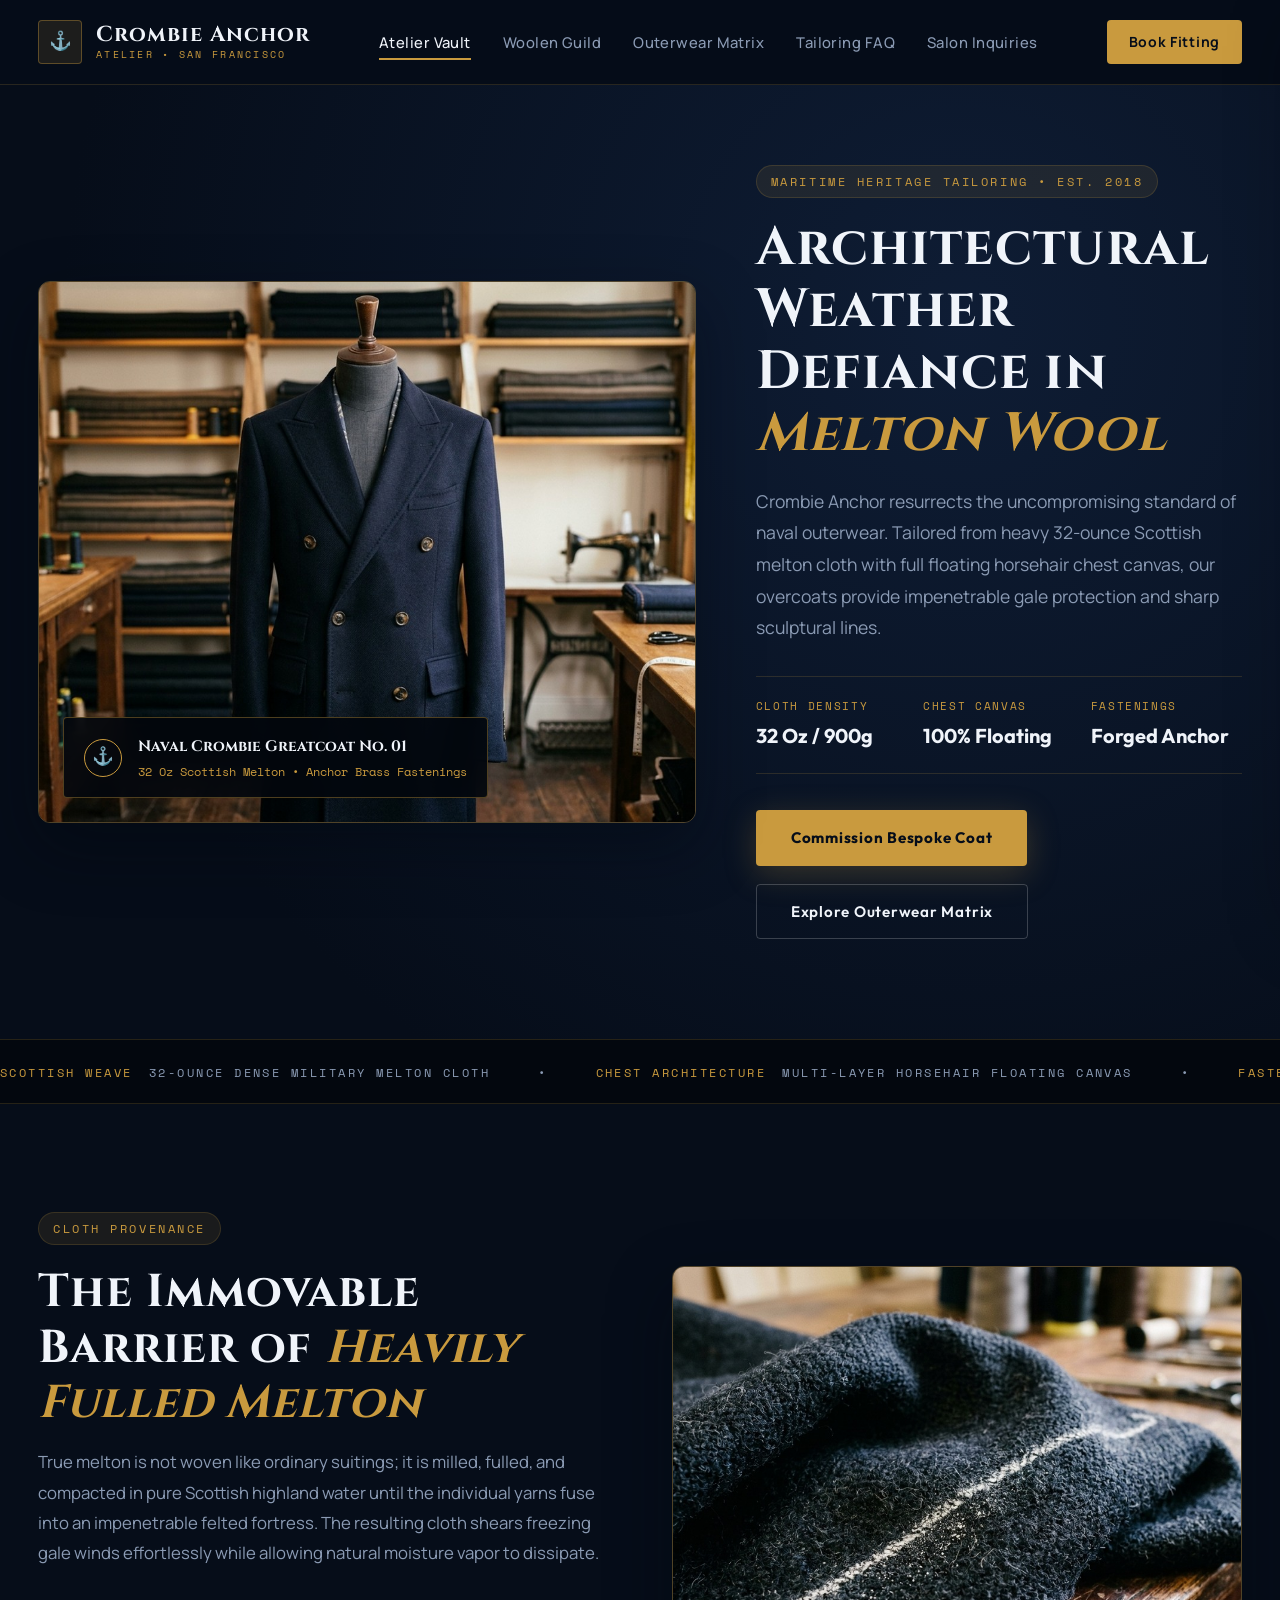
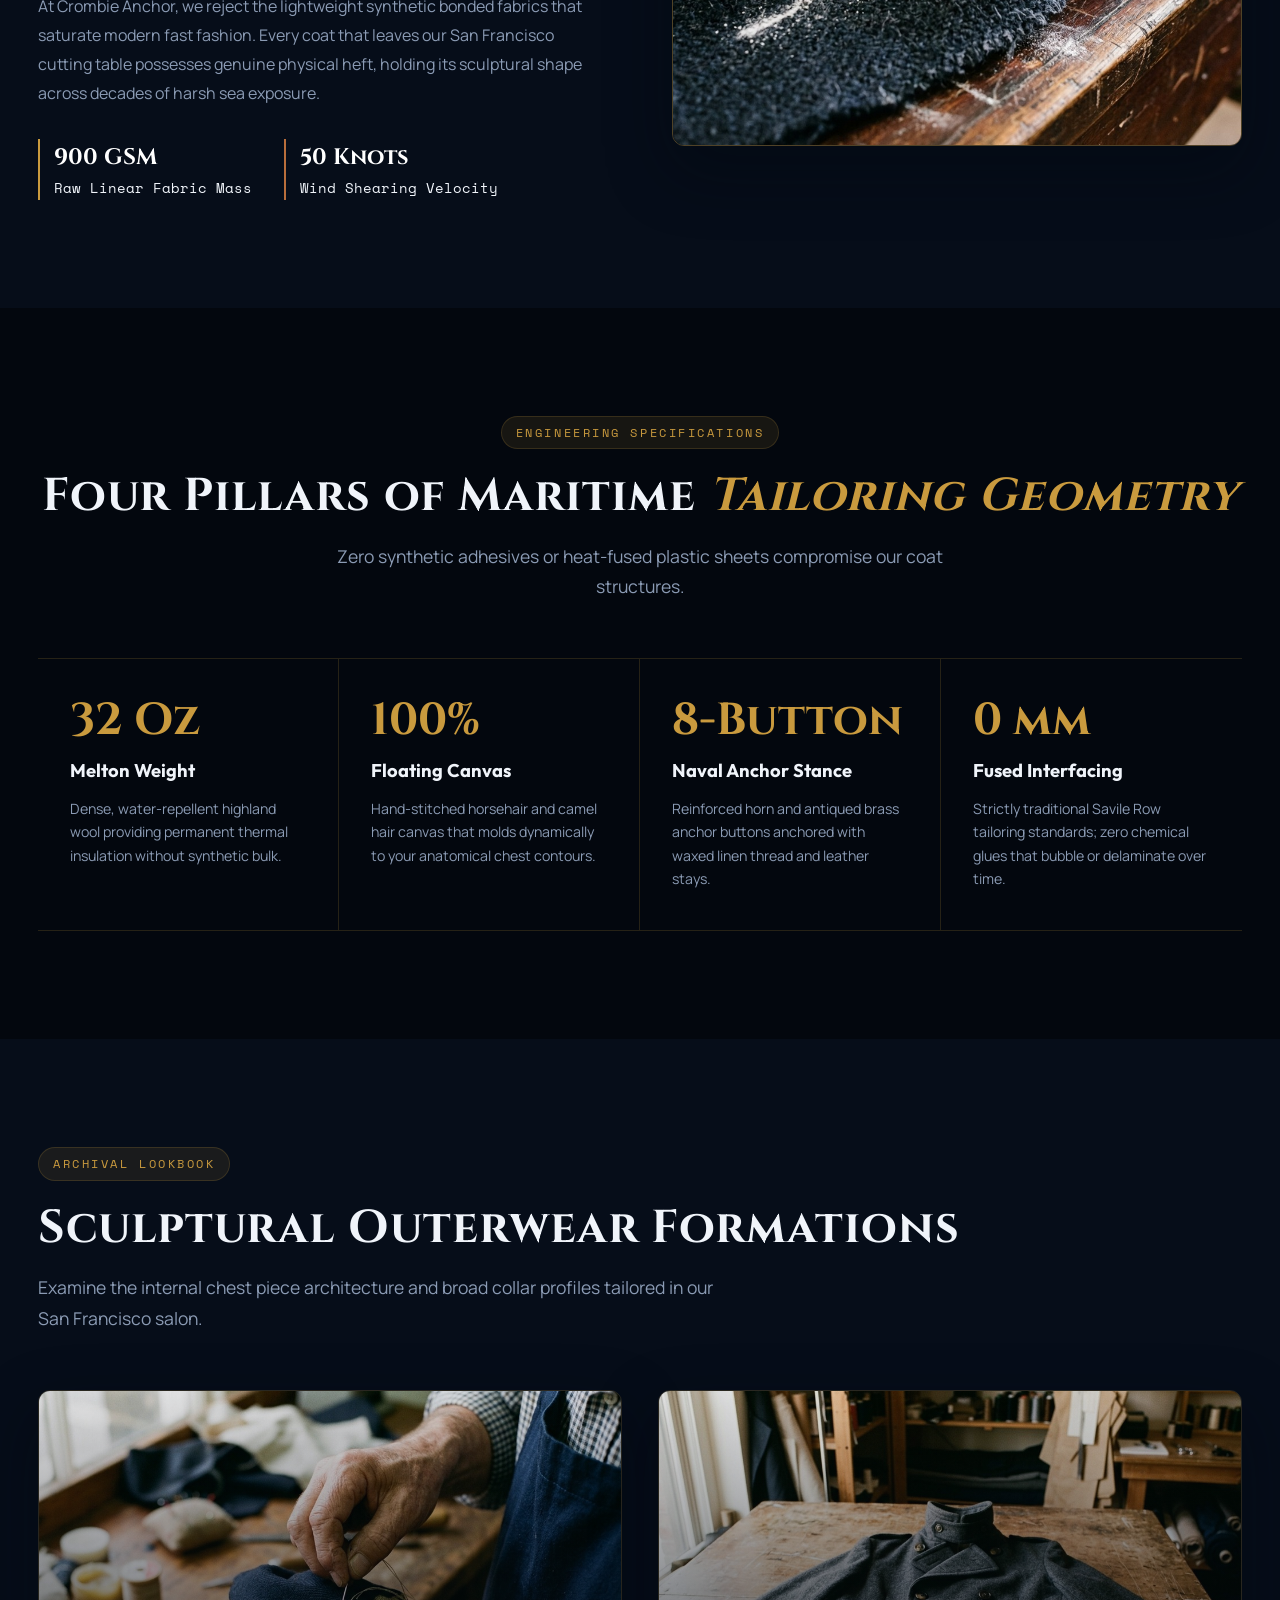
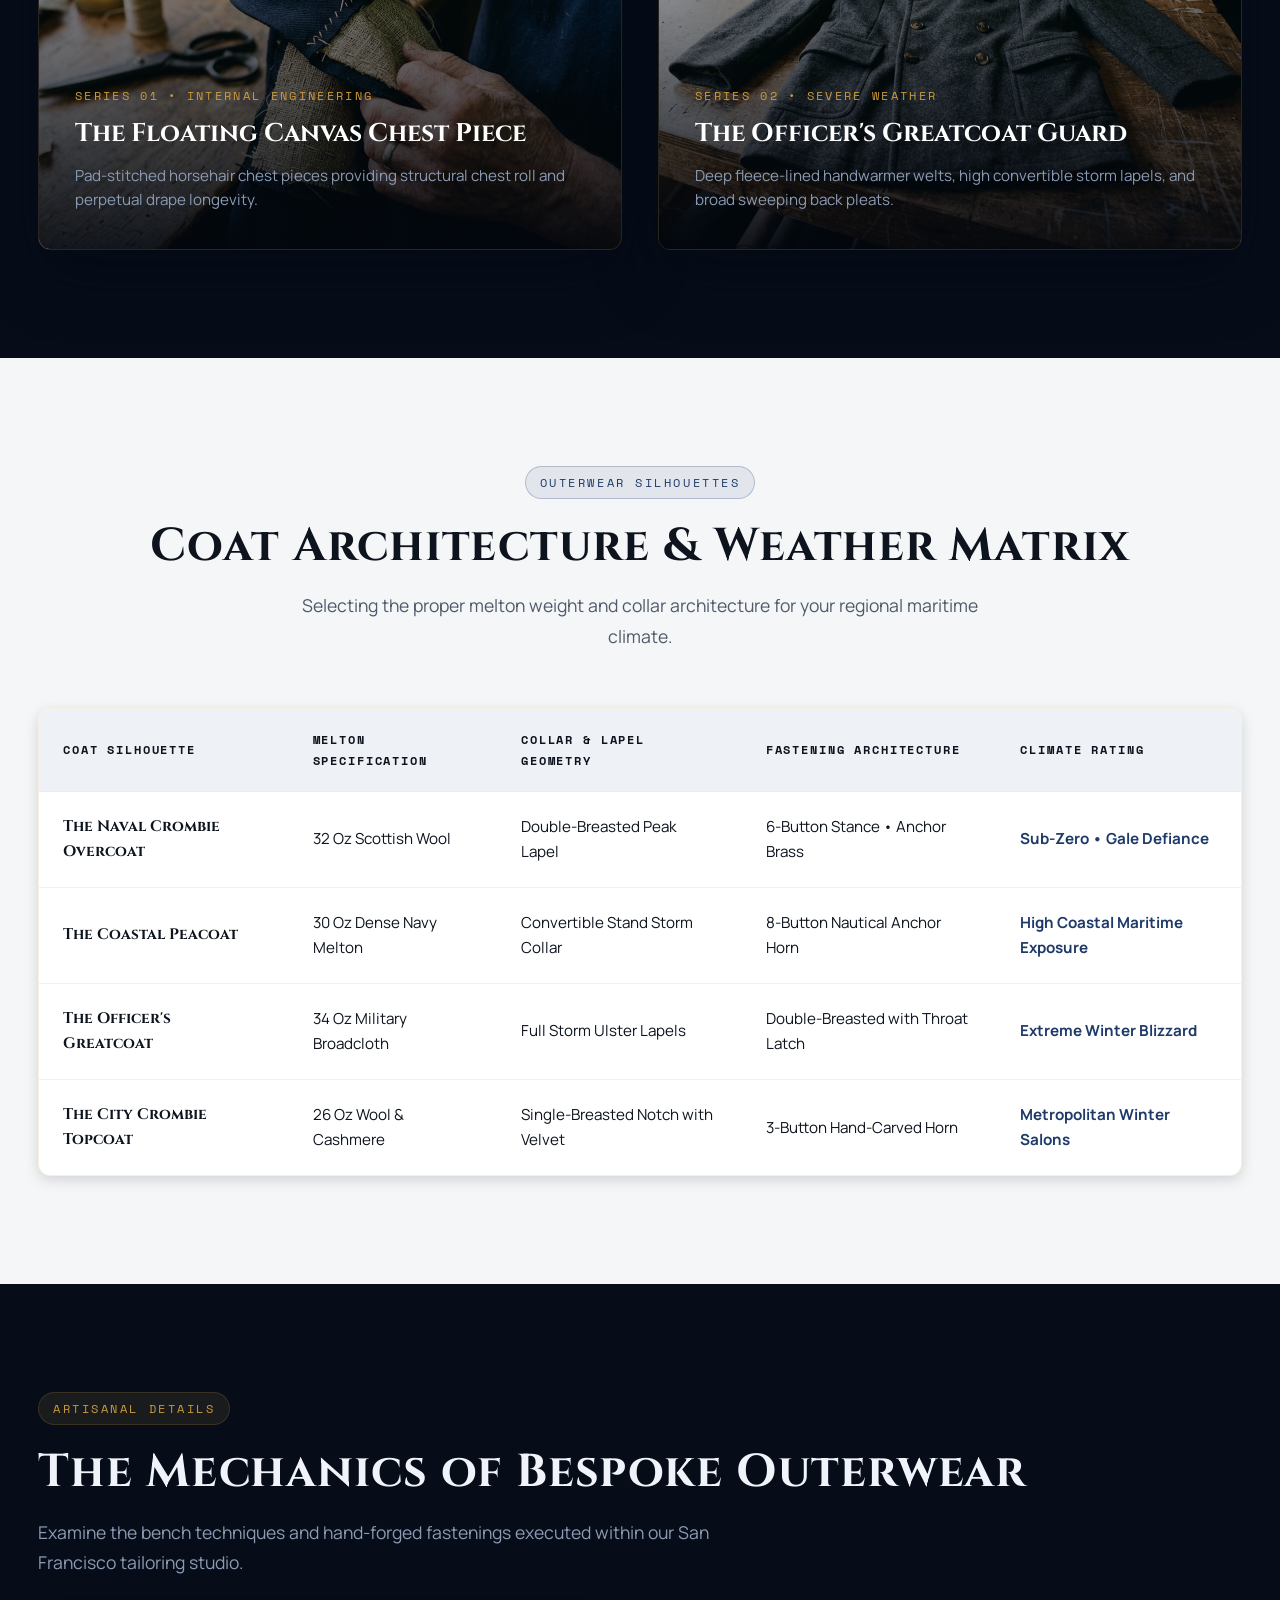
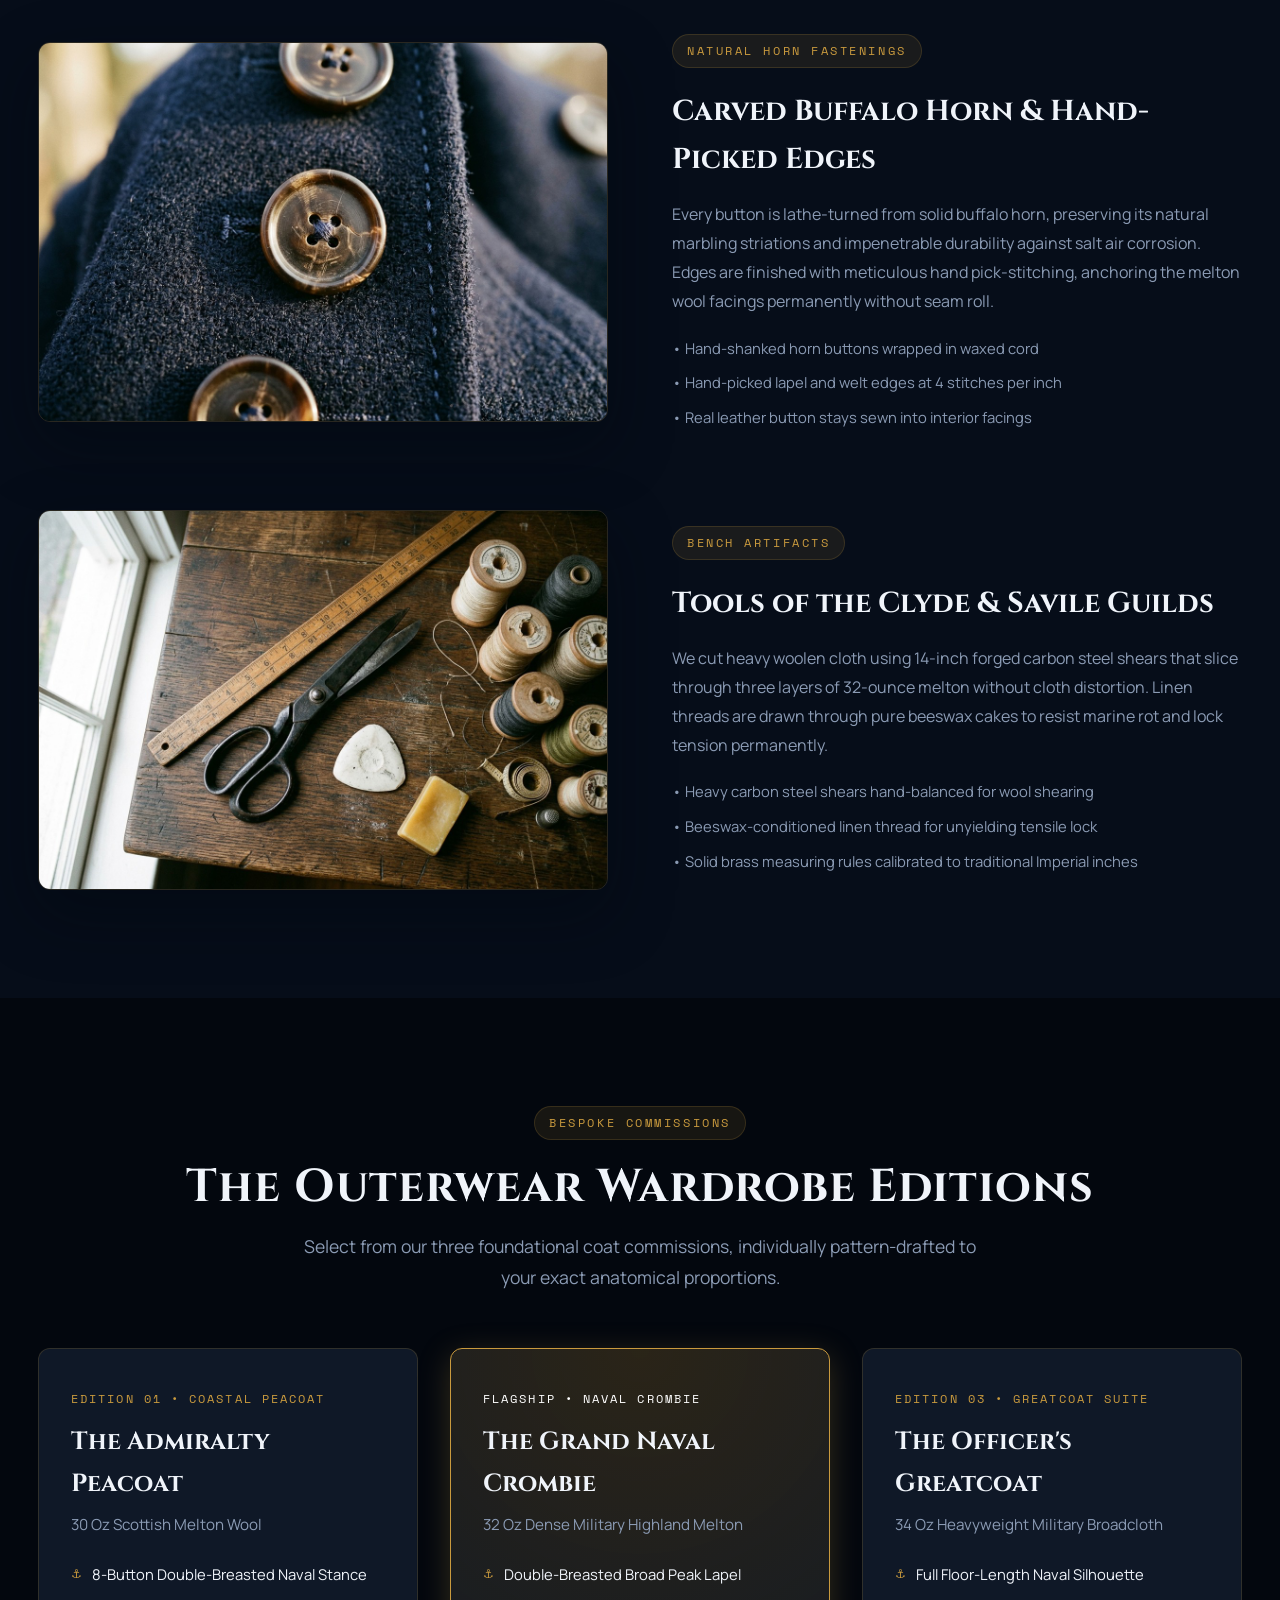
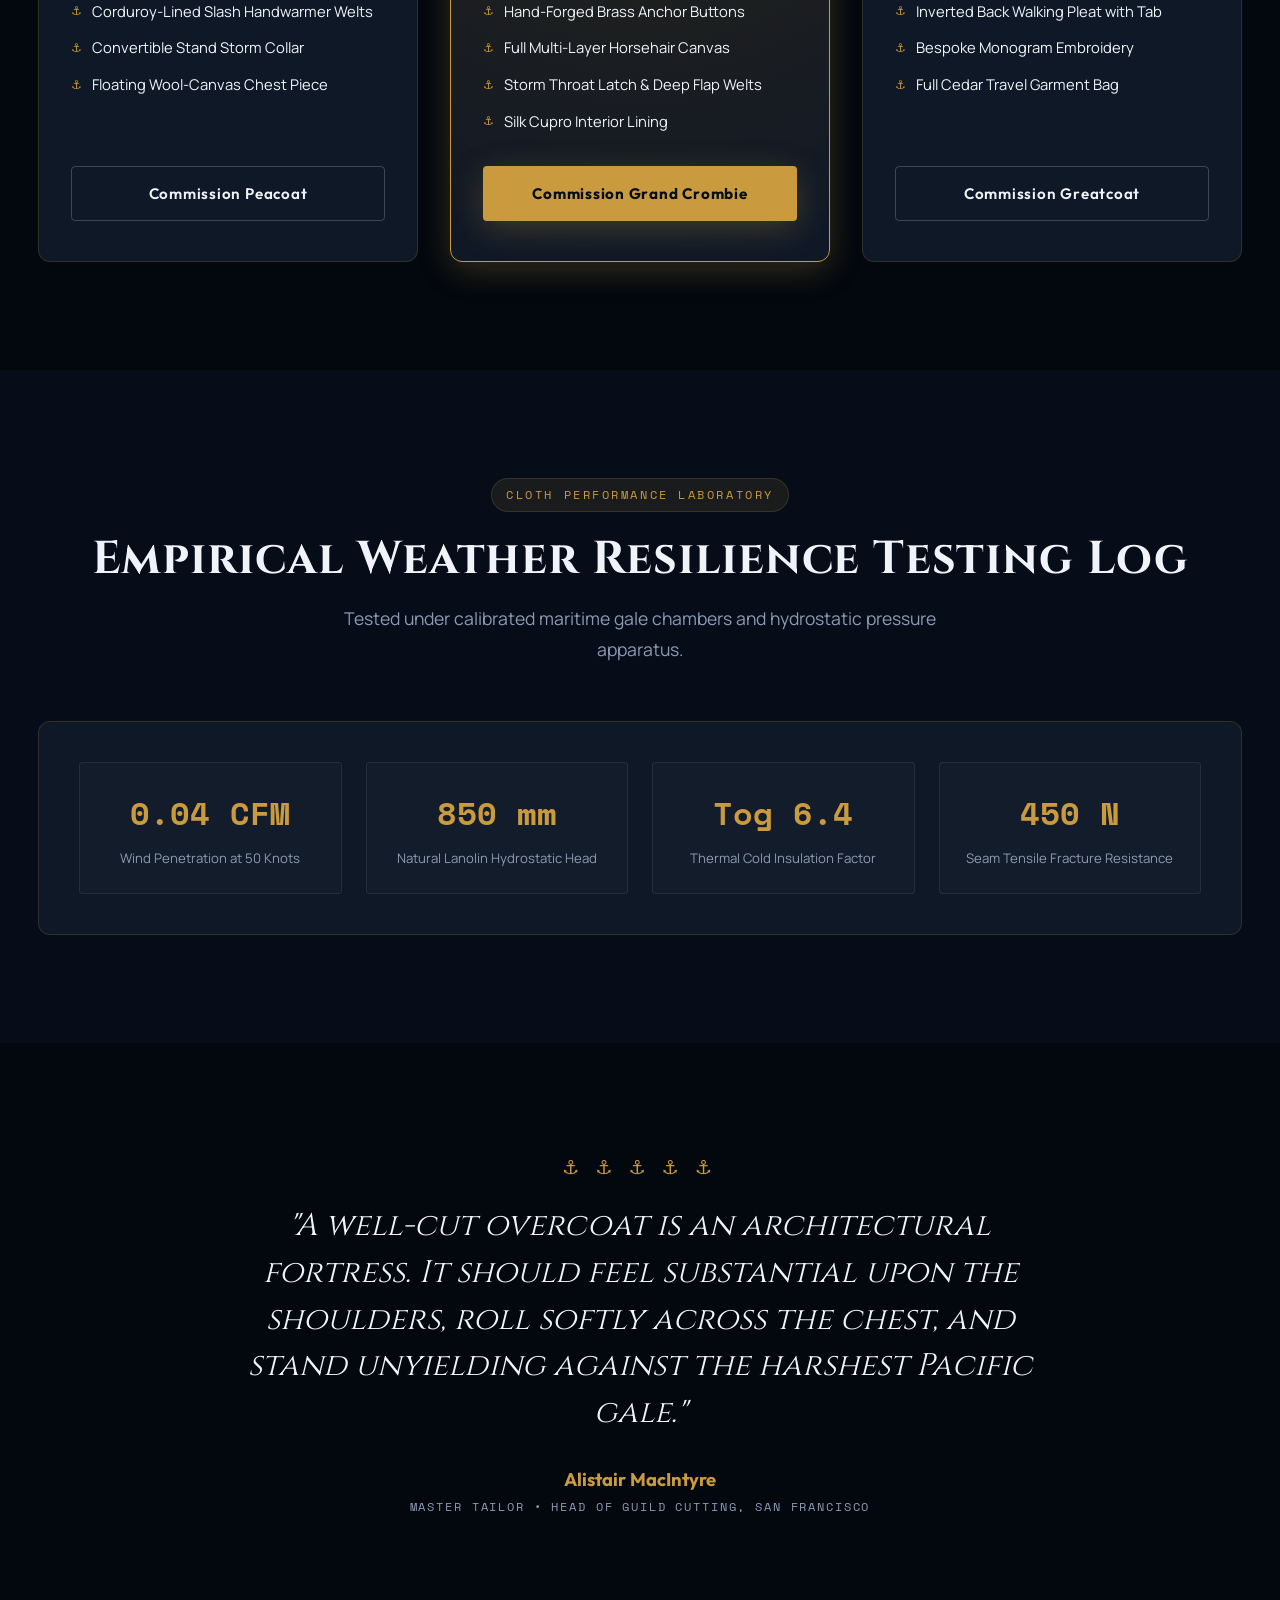
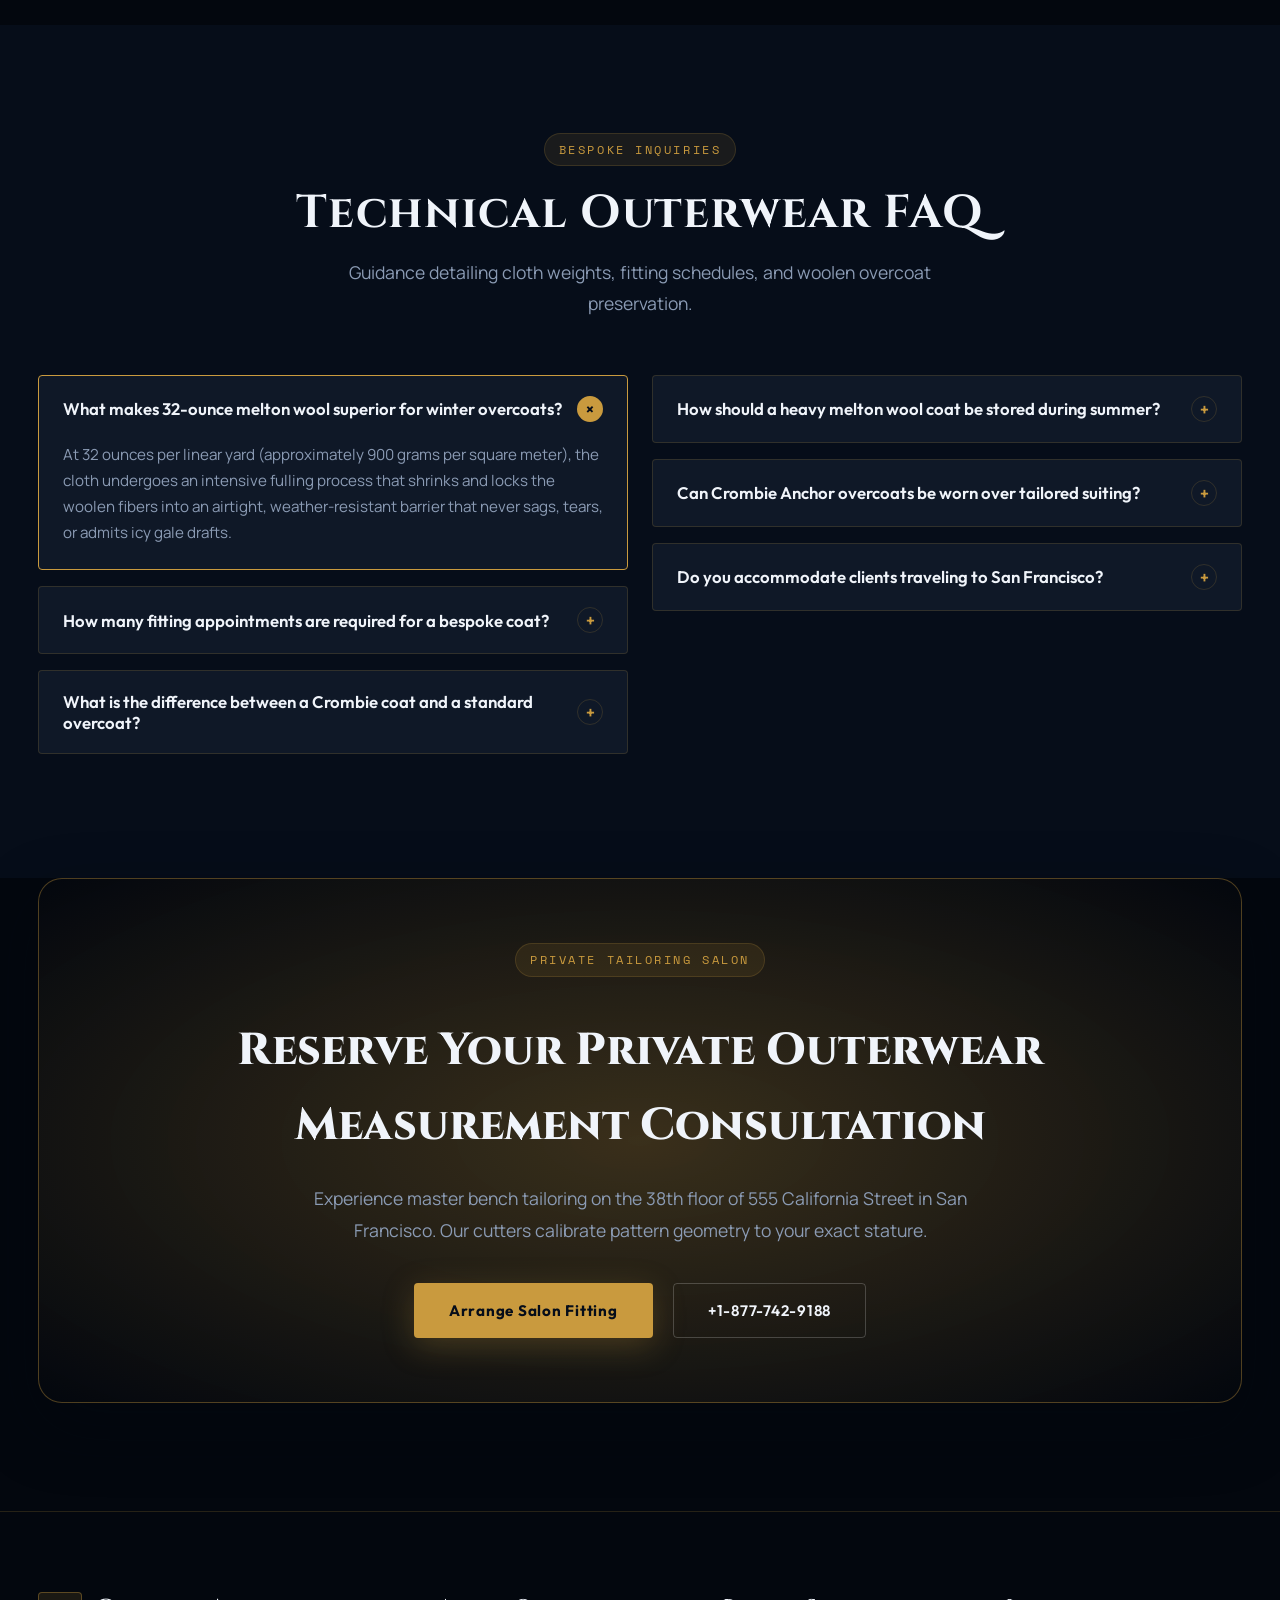
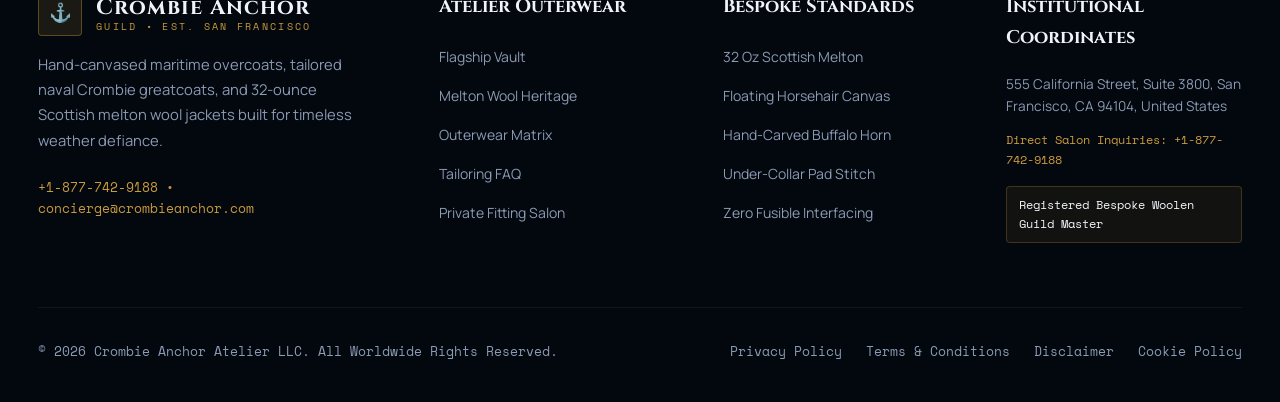
<file: index.html>
<!DOCTYPE html>
<html lang="en">
<head>
  <meta charset="UTF-8">
  <meta name="viewport" content="width=device-width, initial-scale=1.0">
  <title>Crombie Anchor | Bespoke Naval Overcoats &amp; Woolen Outerwear</title>
  <meta name="description" content="Discover Crombie Anchor Atelier in San Francisco. Hand-canvased naval crombie overcoats, 32-ounce Scottish melton wool greatcoats, and bespoke outerwear tailoring.">
  <link rel="canonical" href="https://crombieanchor.com/index.html">
  <!-- Google tag (gtag.js) -->
<script async src="https://www.googletagmanager.com/gtag/js?id=G-0LY0HY7L01"></script>
<script>
  window.dataLayer = window.dataLayer || [];
  function gtag(){dataLayer.push(arguments);}
  gtag('js', new Date());
  gtag('config', 'G-0LY0HY7L01');
</script>
  <link rel="preconnect" href="https://fonts.googleapis.com">
<link rel="preconnect" href="https://fonts.gstatic.com" crossorigin>
<link href="https://fonts.googleapis.com/css2?family=Cinzel:wght@500;600;700;800;900&family=Manrope:wght@300;400;500;600;700&family=Outfit:wght@400;500;600;700&family=Space+Mono:wght@400;700&display=swap" rel="stylesheet">
  <link rel="stylesheet" href="assets/css/style.css">
  <script type="application/ld+json">
  {
    "@context": "https://schema.org",
    "@type": "ClothingStore",
    "name": "Crombie Anchor Atelier & Guild",
    "url": "https://crombieanchor.com/",
    "telephone": "+1-877-742-9188",
    "address": {
      "@type": "PostalAddress",
      "streetAddress": "555 California Street, Suite 3800",
      "addressLocality": "San Francisco",
      "addressRegion": "CA",
      "postalCode": "94104",
      "addressCountry": "US"
    },
    "description": "Bespoke naval overcoats, double-breasted crombie greatcoats, and heavy melton wool outerwear tailored in San Francisco.",
    "priceRange": "$$$$"
  }
  </script>
</head>
<body>
  <!-- Site Header (Rule 11) -->
  <header class="site-header">
    <div class="ca-container">
      <div class="ca-nav-container">
        <a href="index.html" class="ca-brand">
          <div class="ca-brand-crest">⚓</div>
          <div class="ca-brand-text">
            Crombie Anchor
            <small>Atelier &bull; San Francisco</small>
          </div>
        </a>
        <nav class="ca-nav-menu">
          <a href="index.html" class="ca-nav-link active">Atelier Vault</a>
          <a href="about.html" class="ca-nav-link ">Woolen Guild</a>
          <a href="products.html" class="ca-nav-link ">Outerwear Matrix</a>
          <a href="faq.html" class="ca-nav-link ">Tailoring FAQ</a>
          <a href="contact.html" class="ca-nav-link ">Salon Inquiries</a>
        </nav>
        <div style="display: flex; align-items: center; gap: 16px;">
          <a href="contact.html" class="ca-nav-cta">Book Fitting</a>
          <button class="ca-hamburger" id="ca-hamburger" aria-label="Toggle Navigation">
            <span></span>
            <span></span>
            <span></span>
          </button>
        </div>
      </div>
    </div>
  </header>

  <!-- Mobile Drawer (Rule 11) -->
  <div class="mobile-drawer-backdrop" id="mobile-drawer-backdrop"></div>
  <div class="mobile-drawer" id="mobile-drawer">
    <div class="mobile-drawer-header">
      <div class="ca-brand">
        <div class="ca-brand-crest">⚓</div>
        <div class="ca-brand-text">Crombie Anchor</div>
      </div>
      <button class="mobile-drawer-close" id="mobile-drawer-close" aria-label="Close Drawer">&times;</button>
    </div>
    <div class="mobile-drawer-body">
      <a href="index.html" class="mobile-nav-link">Atelier Flagship</a>
      <a href="about.html" class="mobile-nav-link">Woolen Guild &amp; Heritage</a>
      <a href="products.html" class="mobile-nav-link">Outerwear Matrix</a>
      <a href="faq.html" class="mobile-nav-link">Tailoring &amp; Melton FAQ</a>
      <a href="contact.html" class="mobile-nav-link">Salon Fitting Consultation</a>
    </div>
    <div class="mobile-drawer-footer">
      <p style="margin-bottom: 8px; color: var(--ca-brass); font-family: var(--ca-font-mono); font-size: 0.75rem;">SAN FRANCISCO CONCIERGE</p>
      <p style="margin-bottom: 6px;">+1-877-742-9188</p>
      <p><a href="mailto:concierge@crombieanchor.com">concierge@crombieanchor.com</a></p>
    </div>
  </div>

  <main>
    <!-- Section 1: Asymmetric Double-Collar Masthead with Sartorial Vault (Asset 1) -->
    <section class="ca-hero ca-vault-hero">
      <div class="ca-container">
        <div class="ca-vault-grid">
          <!-- Sartorial Vault: Asset 1 (Midnight Navy Crombie Overcoat) -->
          <div class="ca-vault-frame">
            <img src="assets/images/crombieanchor_asset_1.jpg" alt="Signature Midnight Navy Double-Breasted Naval Crombie Overcoat on tailor mannequin with brass buttons" width="1200" height="800">
            <div class="ca-anchor-badge">
              <div class="ca-badge-anchor">⚓</div>
              <div class="ca-badge-text">
                <h4>Naval Crombie Greatcoat No. 01</h4>
                <p>32 Oz Scottish Melton &bull; Anchor Brass Fastenings</p>
              </div>
            </div>
          </div>

          <!-- Editorial Naval Manifesto -->
          <div class="ca-hero-content">
            <span class="ca-tag">Maritime Heritage Tailoring &bull; Est. 2018</span>
            <h1 class="ca-hero-supertitle">Architectural Weather Defiance in <span>Melton Wool</span></h1>
            <p class="ca-hero-desc">
              Crombie Anchor resurrects the uncompromising standard of naval outerwear. Tailored from heavy 32-ounce Scottish melton cloth with full floating horsehair chest canvas, our overcoats provide impenetrable gale protection and sharp sculptural lines.
            </p>
            <div class="ca-gauge-metrics">
              <div class="ca-metric-col">
                <small>CLOTH DENSITY</small>
                <strong>32 Oz / 900g</strong>
              </div>
              <div class="ca-metric-col">
                <small>CHEST CANVAS</small>
                <strong>100% Floating</strong>
              </div>
              <div class="ca-metric-col">
                <small>FASTENINGS</small>
                <strong>Forged Anchor</strong>
              </div>
            </div>
            <div class="ca-hero-actions">
              <a href="contact.html" class="ca-btn ca-btn-brass">Commission Bespoke Coat</a>
              <a href="products.html" class="ca-btn ca-btn-outline">Explore Outerwear Matrix</a>
            </div>
          </div>
        </div>
      </div>
    </section>

    <!-- Section 2: Naval Weave Marquee Ledger -->
    <div class="ca-naval-marquee">
      <div class="ca-marquee-track">
        <div class="ca-marquee-item"><span>SCOTTISH WEAVE</span> 32-OUNCE DENSE MILITARY MELTON CLOTH</div>
        <div class="ca-marquee-item">&bull;</div>
        <div class="ca-marquee-item"><span>CHEST ARCHITECTURE</span> MULTI-LAYER HORSEHAIR FLOATING CANVAS</div>
        <div class="ca-marquee-item">&bull;</div>
        <div class="ca-marquee-item"><span>FASTENING SPEC</span> COLD-FORGED ANTIQUED BRASS ANCHOR BUTTONS</div>
        <div class="ca-marquee-item">&bull;</div>
        <div class="ca-marquee-item"><span>UNDER-COLLAR</span> HAND-PAD STITCHED REINFORCING FELT</div>
        <div class="ca-marquee-item">&bull;</div>
        <div class="ca-marquee-item"><span>STORM DEFENSE</span> INTEGRATED CONVERTIBLE THROAT LATCH</div>
        <div class="ca-marquee-item">&bull;</div>
        <div class="ca-marquee-item"><span>SCOTTISH WEAVE</span> 32-OUNCE DENSE MILITARY MELTON CLOTH</div>
        <div class="ca-marquee-item">&bull;</div>
        <div class="ca-marquee-item"><span>CHEST ARCHITECTURE</span> MULTI-LAYER HORSEHAIR FLOATING CANVAS</div>
      </div>
    </div>

    <!-- Section 3: The Crombie Woolen Manifesto (Asset 2: Melton Fabric Swatch on Mahogany) -->
    <section class="ca-section ca-section-dark">
      <div class="ca-container">
        <div class="ca-manifesto-split">
          <div>
            <span class="ca-tag">Cloth Provenance</span>
            <h2 class="ca-section-title">The Immovable Barrier of <span>Heavily Fulled Melton</span></h2>
            <p style="color: var(--ca-text-light-muted); font-size: 1.05rem; line-height: 1.8; margin-bottom: 24px;">
              True melton is not woven like ordinary suitings; it is milled, fulled, and compacted in pure Scottish highland water until the individual yarns fuse into an impenetrable felted fortress. The resulting cloth shears freezing gale winds effortlessly while allowing natural moisture vapor to dissipate.
            </p>
            <p style="color: var(--ca-text-light-muted); font-size: 1rem; line-height: 1.8; margin-bottom: 32px;">
              At Crombie Anchor, we reject the lightweight synthetic bonded fabrics that saturate modern fast fashion. Every coat that leaves our San Francisco cutting table possesses genuine physical heft, holding its sculptural shape across decades of harsh sea exposure.
            </p>
            <div style="display: flex; gap: 32px; font-family: var(--ca-font-mono); font-size: 0.85rem;">
              <div style="border-left: 2px solid var(--ca-brass); padding-left: 14px;">
                <strong style="font-size: 1.4rem; color: #fff; display: block; font-family: var(--ca-font-display);">900 GSM</strong>
                Raw Linear Fabric Mass
              </div>
              <div style="border-left: 2px solid var(--ca-copper); padding-left: 14px;">
                <strong style="font-size: 1.4rem; color: #fff; display: block; font-family: var(--ca-font-display);">50 Knots</strong>
                Wind Shearing Velocity
              </div>
            </div>
          </div>
          <div>
            <div class="ca-manifesto-media">
              <img src="assets/images/crombieanchor_asset_2.jpg" alt="Heavy 32-ounce Scottish Melton wool fabric swatch draped over tailor mahogany cutting bench with chalk" width="1200" height="800">
            </div>
          </div>
        </div>
      </div>
    </section>

    <!-- Section 4: 4-Column Heavy Melton Weave Metrics (Zero Box Borders) -->
    <section class="ca-section ca-section-darker">
      <div class="ca-container">
        <div class="ca-section-header" style="text-align: center;">
          <span class="ca-tag">Engineering Specifications</span>
          <h2 class="ca-section-title">Four Pillars of Maritime <span>Tailoring Geometry</span></h2>
          <p class="ca-section-subtitle" style="margin: 0 auto;">Zero synthetic adhesives or heat-fused plastic sheets compromise our coat structures.</p>
        </div>
        <div class="ca-weave-metrics-4col">
          <div class="ca-weave-col">
            <div class="ca-weave-num">32 Oz</div>
            <h3 class="ca-weave-title">Melton Weight</h3>
            <p class="ca-weave-desc">Dense, water-repellent highland wool providing permanent thermal insulation without synthetic bulk.</p>
          </div>
          <div class="ca-weave-col">
            <div class="ca-weave-num">100%</div>
            <h3 class="ca-weave-title">Floating Canvas</h3>
            <p class="ca-weave-desc">Hand-stitched horsehair and camel hair canvas that molds dynamically to your anatomical chest contours.</p>
          </div>
          <div class="ca-weave-col">
            <div class="ca-weave-num">8-Button</div>
            <h3 class="ca-weave-title">Naval Anchor Stance</h3>
            <p class="ca-weave-desc">Reinforced horn and antiqued brass anchor buttons anchored with waxed linen thread and leather stays.</p>
          </div>
          <div class="ca-weave-col">
            <div class="ca-weave-num">0 mm</div>
            <h3 class="ca-weave-title">Fused Interfacing</h3>
            <p class="ca-weave-desc">Strictly traditional Savile Row tailoring standards; zero chemical glues that bubble or delaminate over time.</p>
          </div>
        </div>
      </div>
    </section>

    <!-- Section 5: The Nautical Greatcoat Lookbook Duo (Assets 3 & 4) -->
    <section class="ca-section ca-section-dark">
      <div class="ca-container">
        <div class="ca-section-header">
          <span class="ca-tag">Archival Lookbook</span>
          <h2 class="ca-section-title">Sculptural Outerwear Formations</h2>
          <p class="ca-section-subtitle">Examine the internal chest piece architecture and broad collar profiles tailored in our San Francisco salon.</p>
        </div>
        <div class="ca-greatcoat-duo">
          <!-- Card 1: Asset 3 (Canvas Chest Piece Stitching) -->
          <div class="ca-greatcoat-card">
            <img src="assets/images/crombieanchor_asset_3.jpg" alt="Master tailor hands hand-stitching floating horsehair canvas chest piece onto navy wool coat lapel" width="1200" height="800">
            <div class="ca-greatcoat-overlay">
              <div class="ca-greatcoat-tag">Series 01 &bull; Internal Engineering</div>
              <h3 class="ca-greatcoat-title">The Floating Canvas Chest Piece</h3>
              <p class="ca-greatcoat-desc">Pad-stitched horsehair chest pieces providing structural chest roll and perpetual drape longevity.</p>
            </div>
          </div>

          <!-- Card 2: Asset 4 (Charcoal Greatcoat Flat) -->
          <div class="ca-greatcoat-card">
            <img src="assets/images/crombieanchor_asset_4.jpg" alt="Charcoal grey tailored wool officer greatcoat laid flat on cutting table displaying storm collar" width="1200" height="800">
            <div class="ca-greatcoat-overlay">
              <div class="ca-greatcoat-tag">Series 02 &bull; Severe Weather</div>
              <h3 class="ca-greatcoat-title">The Officer's Greatcoat Guard</h3>
              <p class="ca-greatcoat-desc">Deep fleece-lined handwarmer welts, high convertible storm lapels, and broad sweeping back pleats.</p>
            </div>
          </div>
        </div>
      </div>
    </section>

    <!-- Section 6: Tailoring Anatomy & Lapel Architecture Matrix Table -->
    <section class="ca-section ca-section-light">
      <div class="ca-container">
        <div class="ca-section-header" style="text-align: center;">
          <span class="ca-tag" style="background: rgba(30, 58, 104, 0.08); border-color: rgba(30, 58, 104, 0.25); color: var(--ca-naval-blue);">Outerwear Silhouettes</span>
          <h2 class="ca-section-title" style="color: var(--ca-text-dark);">Coat Architecture &amp; Weather Matrix</h2>
          <p class="ca-section-subtitle" style="margin: 0 auto; color: var(--ca-text-dark-muted);">Selecting the proper melton weight and collar architecture for your regional maritime climate.</p>
        </div>
        <div class="ca-lapel-matrix-wrap">
          <table class="ca-lapel-table">
            <thead>
              <tr>
                <th>Coat Silhouette</th>
                <th>Melton Specification</th>
                <th>Collar &amp; Lapel Geometry</th>
                <th>Fastening Architecture</th>
                <th>Climate Rating</th>
              </tr>
            </thead>
            <tbody>
              <tr>
                <td class="ca-coat-name">The Naval Crombie Overcoat</td>
                <td>32 Oz Scottish Wool</td>
                <td>Double-Breasted Peak Lapel</td>
                <td>6-Button Stance &bull; Anchor Brass</td>
                <td><span style="color: var(--ca-naval-blue); font-weight: 700;">Sub-Zero &bull; Gale Defiance</span></td>
              </tr>
              <tr>
                <td class="ca-coat-name">The Coastal Peacoat</td>
                <td>30 Oz Dense Navy Melton</td>
                <td>Convertible Stand Storm Collar</td>
                <td>8-Button Nautical Anchor Horn</td>
                <td><span style="color: var(--ca-naval-blue); font-weight: 700;">High Coastal Maritime Exposure</span></td>
              </tr>
              <tr>
                <td class="ca-coat-name">The Officer's Greatcoat</td>
                <td>34 Oz Military Broadcloth</td>
                <td>Full Storm Ulster Lapels</td>
                <td>Double-Breasted with Throat Latch</td>
                <td><span style="color: var(--ca-naval-blue); font-weight: 700;">Extreme Winter Blizzard</span></td>
              </tr>
              <tr>
                <td class="ca-coat-name">The City Crombie Topcoat</td>
                <td>26 Oz Wool &amp; Cashmere</td>
                <td>Single-Breasted Notch with Velvet</td>
                <td>3-Button Hand-Carved Horn</td>
                <td><span style="color: var(--ca-naval-blue); font-weight: 700;">Metropolitan Winter Salons</span></td>
              </tr>
            </tbody>
          </table>
        </div>
      </div>
    </section>

    <!-- Section 7: Staggered Naval Craft Narrative Rows (Assets 5 & 6) -->
    <section class="ca-section ca-section-dark">
      <div class="ca-container">
        <div class="ca-section-header">
          <span class="ca-tag">Artisanal Details</span>
          <h2 class="ca-section-title">The Mechanics of Bespoke Outerwear</h2>
          <p class="ca-section-subtitle">Examine the bench techniques and hand-forged fastenings executed within our San Francisco tailoring studio.</p>
        </div>

        <!-- Row 1: Asset 5 (Horn Buttons & Pick-Stitching Macro) -->
        <div class="ca-naval-row">
          <div class="ca-naval-media">
            <img src="assets/images/crombieanchor_asset_5.jpg" alt="Detailed macro of genuine dark buffalo horn buttons and pick-stitching along crombie coat flap" width="1200" height="800">
          </div>
          <div>
            <span class="ca-tag">Natural Horn Fastenings</span>
            <h3 style="font-family: var(--ca-font-display); font-size: 1.8rem; margin-bottom: 16px;">Carved Buffalo Horn &amp; Hand-Picked Edges</h3>
            <p style="color: var(--ca-text-light-muted); font-size: 1rem; line-height: 1.8; margin-bottom: 20px;">
              Every button is lathe-turned from solid buffalo horn, preserving its natural marbling striations and impenetrable durability against salt air corrosion. Edges are finished with meticulous hand pick-stitching, anchoring the melton wool facings permanently without seam roll.
            </p>
            <ul style="font-size: 0.925rem; color: var(--ca-text-light-muted); display: flex; flex-direction: column; gap: 10px;">
              <li>&bull; Hand-shanked horn buttons wrapped in waxed cord</li>
              <li>&bull; Hand-picked lapel and welt edges at 4 stitches per inch</li>
              <li>&bull; Real leather button stays sewn into interior facings</li>
            </ul>
          </div>
        </div>

        <!-- Row 2: Asset 6 (Tailor Tools Bench - Inverted) -->
        <div class="ca-naval-row inverted">
          <div>
            <span class="ca-tag">Bench Artifacts</span>
            <h3 style="font-family: var(--ca-font-display); font-size: 1.8rem; margin-bottom: 16px;">Tools of the Clyde &amp; Savile Guilds</h3>
            <p style="color: var(--ca-text-light-muted); font-size: 1rem; line-height: 1.8; margin-bottom: 20px;">
              We cut heavy woolen cloth using 14-inch forged carbon steel shears that slice through three layers of 32-ounce melton without cloth distortion. Linen threads are drawn through pure beeswax cakes to resist marine rot and lock tension permanently.
            </p>
            <ul style="font-size: 0.925rem; color: var(--ca-text-light-muted); display: flex; flex-direction: column; gap: 10px;">
              <li>&bull; Heavy carbon steel shears hand-balanced for wool shearing</li>
              <li>&bull; Beeswax-conditioned linen thread for unyielding tensile lock</li>
              <li>&bull; Solid brass measuring rules calibrated to traditional Imperial inches</li>
            </ul>
          </div>
          <div class="ca-naval-media">
            <img src="assets/images/crombieanchor_asset_6.jpg" alt="Heavy forged steel tailor shears horn buttons beeswax block and linen thread spools on workbench" width="1200" height="800">
          </div>
        </div>
      </div>
    </section>

    <!-- Section 8: The Outerwear Wardrobe Tiers -->
    <section class="ca-section ca-section-darker">
      <div class="ca-container">
        <div class="ca-section-header" style="text-align: center;">
          <span class="ca-tag">Bespoke Commissions</span>
          <h2 class="ca-section-title">The Outerwear Wardrobe Editions</h2>
          <p class="ca-section-subtitle" style="margin: 0 auto;">Select from our three foundational coat commissions, individually pattern-drafted to your exact anatomical proportions.</p>
        </div>
        <div class="ca-tier-grid">
          <!-- Tier 1 -->
          <div class="ca-tier-card">
            <div>
              <div class="ca-tier-badge">EDITION 01 &bull; COASTAL PEACOAT</div>
              <h3 class="ca-tier-title">The Admiralty Peacoat</h3>
              <p class="ca-tier-weight">30 Oz Scottish Melton Wool</p>
              <ul class="ca-tier-list">
                <li>8-Button Double-Breasted Naval Stance</li>
                <li>Corduroy-Lined Slash Handwarmer Welts</li>
                <li>Convertible Stand Storm Collar</li>
                <li>Floating Wool-Canvas Chest Piece</li>
              </ul>
            </div>
            <a href="contact.html" class="ca-btn ca-btn-outline" style="width: 100%; text-align: center;">Commission Peacoat</a>
          </div>

          <!-- Tier 2 (Featured) -->
          <div class="ca-tier-card featured">
            <div>
              <div class="ca-tier-badge" style="color: #ffffff;">FLAGSHIP &bull; NAVAL CROMBIE</div>
              <h3 class="ca-tier-title">The Grand Naval Crombie</h3>
              <p class="ca-tier-weight">32 Oz Dense Military Highland Melton</p>
              <ul class="ca-tier-list">
                <li>Double-Breasted Broad Peak Lapel</li>
                <li>Hand-Forged Brass Anchor Buttons</li>
                <li>Full Multi-Layer Horsehair Canvas</li>
                <li>Storm Throat Latch &amp; Deep Flap Welts</li>
                <li>Silk Cupro Interior Lining</li>
              </ul>
            </div>
            <a href="contact.html" class="ca-btn ca-btn-brass" style="width: 100%; text-align: center;">Commission Grand Crombie</a>
          </div>

          <!-- Tier 3 -->
          <div class="ca-tier-card">
            <div>
              <div class="ca-tier-badge">EDITION 03 &bull; GREATCOAT SUITE</div>
              <h3 class="ca-tier-title">The Officer's Greatcoat</h3>
              <p class="ca-tier-weight">34 Oz Heavyweight Military Broadcloth</p>
              <ul class="ca-tier-list">
                <li>Full Floor-Length Naval Silhouette</li>
                <li>Inverted Back Walking Pleat with Tab</li>
                <li>Bespoke Monogram Embroidery</li>
                <li>Full Cedar Travel Garment Bag</li>
              </ul>
            </div>
            <a href="contact.html" class="ca-btn ca-btn-outline" style="width: 100%; text-align: center;">Commission Greatcoat</a>
          </div>
        </div>
      </div>
    </section>

    <!-- Section 9: Wind Tunnel & Hydrostatic Laboratory Log -->
    <section class="ca-section ca-section-dark">
      <div class="ca-container">
        <div class="ca-section-header" style="text-align: center;">
          <span class="ca-tag">Cloth Performance Laboratory</span>
          <h2 class="ca-section-title">Empirical Weather Resilience Testing Log</h2>
          <p class="ca-section-subtitle" style="margin: 0 auto;">Tested under calibrated maritime gale chambers and hydrostatic pressure apparatus.</p>
        </div>
        <div class="ca-lab-log">
          <div class="ca-lab-grid">
            <div class="ca-lab-box">
              <div class="ca-lab-val">0.04 CFM</div>
              <div class="ca-lab-label">Wind Penetration at 50 Knots</div>
            </div>
            <div class="ca-lab-box">
              <div class="ca-lab-val">850 mm</div>
              <div class="ca-lab-label">Natural Lanolin Hydrostatic Head</div>
            </div>
            <div class="ca-lab-box">
              <div class="ca-lab-val">Tog 6.4</div>
              <div class="ca-lab-label">Thermal Cold Insulation Factor</div>
            </div>
            <div class="ca-lab-box">
              <div class="ca-lab-val">450 N</div>
              <div class="ca-lab-label">Seam Tensile Fracture Resistance</div>
            </div>
          </div>
        </div>
      </div>
    </section>

    <!-- Section 10: Master Tailor Spotlight -->
    <section class="ca-section ca-section-darker">
      <div class="ca-container">
        <div class="ca-tailor-spotlight">
          <div style="color: var(--ca-brass); font-size: 1.2rem; letter-spacing: 6px; margin-bottom: 20px;">⚓ ⚓ ⚓ ⚓ ⚓</div>
          <blockquote class="ca-spotlight-quote">
            "A well-cut overcoat is an architectural fortress. It should feel substantial upon the shoulders, roll softly across the chest, and stand unyielding against the harshest Pacific gale."
          </blockquote>
          <div class="ca-spotlight-author">Alistair MacIntyre</div>
          <div class="ca-spotlight-role">Master Tailor &bull; Head of Guild Cutting, San Francisco</div>
        </div>
      </div>
    </section>

    <!-- Section 11: Dual-Column Outerwear FAQ Accordion -->
    <section class="ca-section ca-section-dark">
      <div class="ca-container">
        <div class="ca-section-header" style="text-align: center;">
          <span class="ca-tag">Bespoke Inquiries</span>
          <h2 class="ca-section-title">Technical Outerwear FAQ</h2>
          <p class="ca-section-subtitle" style="margin: 0 auto;">Guidance detailing cloth weights, fitting schedules, and woolen overcoat preservation.</p>
        </div>
        <div class="ca-faq-dual-columns">
          <div>
            <div class="ca-accordion-item active">
              <button class="ca-accordion-header">
                <span>What makes 32-ounce melton wool superior for winter overcoats?</span>
                <span class="ca-accordion-icon">+</span>
              </button>
              <div class="ca-accordion-body">
                <p>At 32 ounces per linear yard (approximately 900 grams per square meter), the cloth undergoes an intensive fulling process that shrinks and locks the woolen fibers into an airtight, weather-resistant barrier that never sags, tears, or admits icy gale drafts.</p>
              </div>
            </div>

            <div class="ca-accordion-item">
              <button class="ca-accordion-header">
                <span>How many fitting appointments are required for a bespoke coat?</span>
                <span class="ca-accordion-icon">+</span>
              </button>
              <div class="ca-accordion-body">
                <p>Our bespoke outerwear commission involves three distinct sessions: initial 28-point body measurements, a basted canvas fitting in raw calico and canvas, and a final forward fitting before hand-delivery in our San Francisco salon.</p>
              </div>
            </div>

            <div class="ca-accordion-item">
              <button class="ca-accordion-header">
                <span>What is the difference between a Crombie coat and a standard overcoat?</span>
                <span class="ca-accordion-icon">+</span>
              </button>
              <div class="ca-accordion-body">
                <p>A true Crombie coat is defined by its architectural structured shoulder, double-cloth melton density, high naval collar roll, and hand-canvased chest piece. Unlike soft unstructured casual coats, it maintains an authoritative silhouette whether buttoned or open.</p>
              </div>
            </div>
          </div>

          <div>
            <div class="ca-accordion-item">
              <button class="ca-accordion-header">
                <span>How should a heavy melton wool coat be stored during summer?</span>
                <span class="ca-accordion-icon">+</span>
              </button>
              <div class="ca-accordion-body">
                <p>After a gentle professional sponge and press, store your coat on our broad contoured cedar wooden hanger inside our breathable canvas garment bag. Avoid wire hangers that distort sleeve heads and plastic bags that trap condensation.</p>
              </div>
            </div>

            <div class="ca-accordion-item">
              <button class="ca-accordion-header">
                <span>Can Crombie Anchor overcoats be worn over tailored suiting?</span>
                <span class="ca-accordion-icon">+</span>
              </button>
              <div class="ca-accordion-body">
                <p>Yes. During our initial measurement consultation, our cutters calibrate the armhole depth and chest circumference with deliberate allowances to ensure seamless drape over your favored bespoke jackets without binding.</p>
              </div>
            </div>

            <div class="ca-accordion-item">
              <button class="ca-accordion-header">
                <span>Do you accommodate clients traveling to San Francisco?</span>
                <span class="ca-accordion-icon">+</span>
              </button>
              <div class="ca-accordion-body">
                <p>Our 555 California Street atelier coordinates expedited fitting schedules for visiting patrons, allowing initial measurements and basted canvas trials to be conducted across consecutive days during your stay.</p>
              </div>
            </div>
          </div>
        </div>
      </div>
    </section>

    <!-- Section 12: Private Bespoke Fitting Reservation Strip -->
    <section class="ca-section ca-section-darker" style="padding-top: 0;">
      <div class="ca-container">
        <div class="ca-fitting-strip">
          <span class="ca-tag">Private Tailoring Salon</span>
          <h2 style="font-family: var(--ca-font-display); font-size: clamp(2rem, 3.5vw, 2.8rem); font-weight: 800; margin: 16px 0 20px 0;">
            Reserve Your Private Outerwear Measurement Consultation
          </h2>
          <p style="color: var(--ca-text-light-muted); font-size: 1.1rem; max-width: 680px; margin: 0 auto 36px auto; line-height: 1.8;">
            Experience master bench tailoring on the 38th floor of 555 California Street in San Francisco. Our cutters calibrate pattern geometry to your exact stature.
          </p>
          <div style="display: flex; gap: 20px; justify-content: center; flex-wrap: wrap;">
            <a href="contact.html" class="ca-btn ca-btn-brass">Arrange Salon Fitting</a>
            <a href="tel:+18777429188" class="ca-btn ca-btn-outline">+1-877-742-9188</a>
          </div>
        </div>
      </div>
    </section>
  </main>

  <!-- Semantic Site Footer -->
  <footer class="ca-footer">
    <div class="ca-container">
      <div class="ca-footer-grid">
        <div class="ca-footer-brand">
          <div class="ca-brand">
            <div class="ca-brand-crest">⚓</div>
            <div class="ca-brand-text">
              Crombie Anchor
              <small>Guild &bull; Est. San Francisco</small>
            </div>
          </div>
          <p>Hand-canvased maritime overcoats, tailored naval Crombie greatcoats, and 32-ounce Scottish melton wool jackets built for timeless weather defiance.</p>
          <div style="font-family: var(--ca-font-mono); font-size: 0.8rem; color: var(--ca-brass);">
            +1-877-742-9188 &bull; concierge@crombieanchor.com
          </div>
        </div>
        <div class="ca-footer-col">
          <h4>Atelier Outerwear</h4>
          <ul class="ca-footer-links">
            <li><a href="index.html">Flagship Vault</a></li>
            <li><a href="about.html">Melton Wool Heritage</a></li>
            <li><a href="products.html">Outerwear Matrix</a></li>
            <li><a href="faq.html">Tailoring FAQ</a></li>
            <li><a href="contact.html">Private Fitting Salon</a></li>
          </ul>
        </div>
        <div class="ca-footer-col">
          <h4>Bespoke Standards</h4>
          <ul class="ca-footer-links">
            <li><a href="about.html">32 Oz Scottish Melton</a></li>
            <li><a href="about.html">Floating Horsehair Canvas</a></li>
            <li><a href="about.html">Hand-Carved Buffalo Horn</a></li>
            <li><a href="about.html">Under-Collar Pad Stitch</a></li>
            <li><a href="about.html">Zero Fusible Interfacing</a></li>
          </ul>
        </div>
        <div class="ca-footer-col">
          <h4>Institutional Coordinates</h4>
          <p style="font-size: 0.85rem; line-height: 1.6; margin-bottom: 12px; color: var(--ca-text-light-muted);">
            555 California Street, Suite 3800, San Francisco, CA 94104, United States
          </p>
          <p style="font-family: var(--ca-font-mono); font-size: 0.75rem; color: var(--ca-brass); margin-bottom: 16px;">
            Direct Salon Inquiries: +1-877-742-9188
          </p>
          <div style="padding: 8px 12px; background: rgba(201,154,62,0.08); border: 1px solid rgba(201,154,62,0.25); border-radius: 4px; font-size: 0.725rem; font-family: var(--ca-font-mono); color: var(--ca-text-light);">
            Registered Bespoke Woolen Guild Master
          </div>
        </div>
      </div>
      <div class="ca-footer-bottom">
        <div>&copy; 2026 Crombie Anchor Atelier LLC. All Worldwide Rights Reserved.</div>
        <div class="ca-footer-legal-links">
          <a href="privacy-policy.html">Privacy Policy</a>
          <a href="terms-and-conditions.html">Terms &amp; Conditions</a>
          <a href="disclaimer.html">Disclaimer</a>
          <a href="cookie-policy.html">Cookie Policy</a>
        </div>
      </div>
    </div>
  </footer>
  <script src="assets/js/script.js"></script>
  <script src="assets/js/main.js"></script>
</body>
</html>
</file>
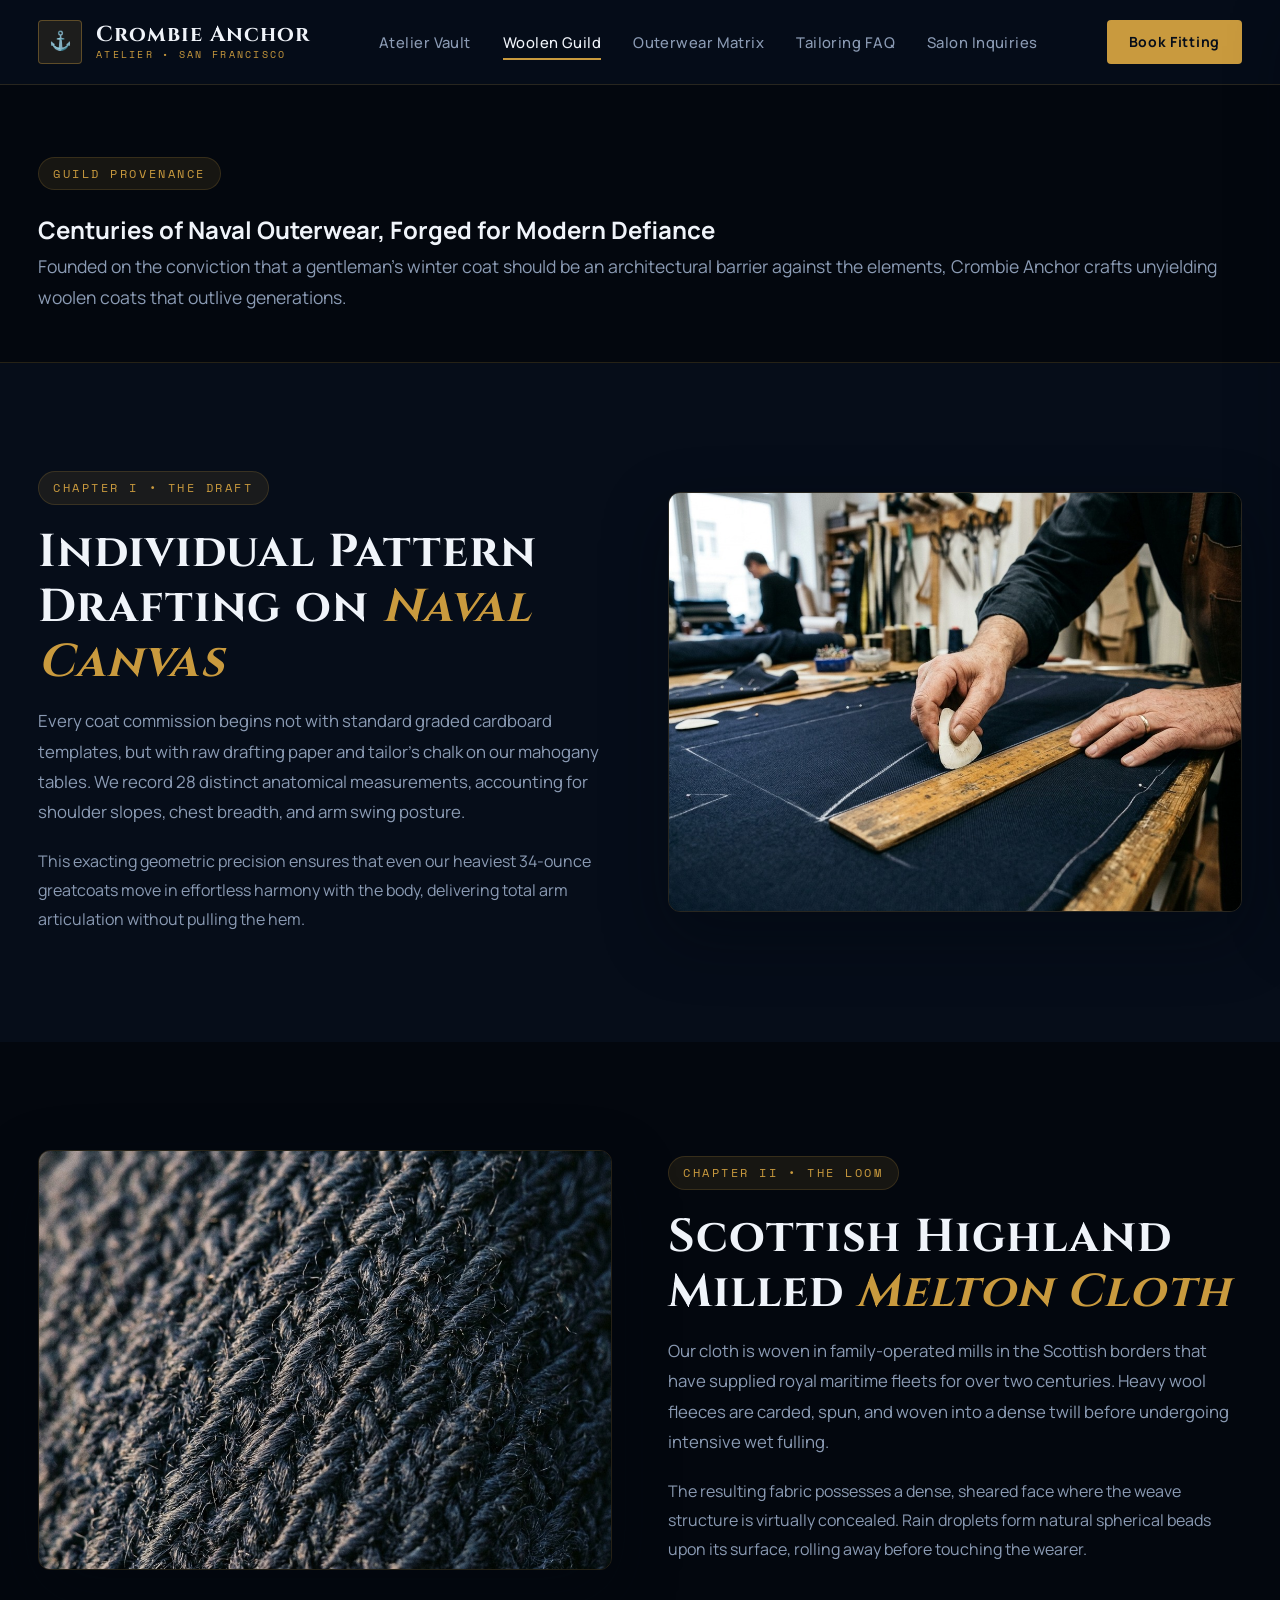
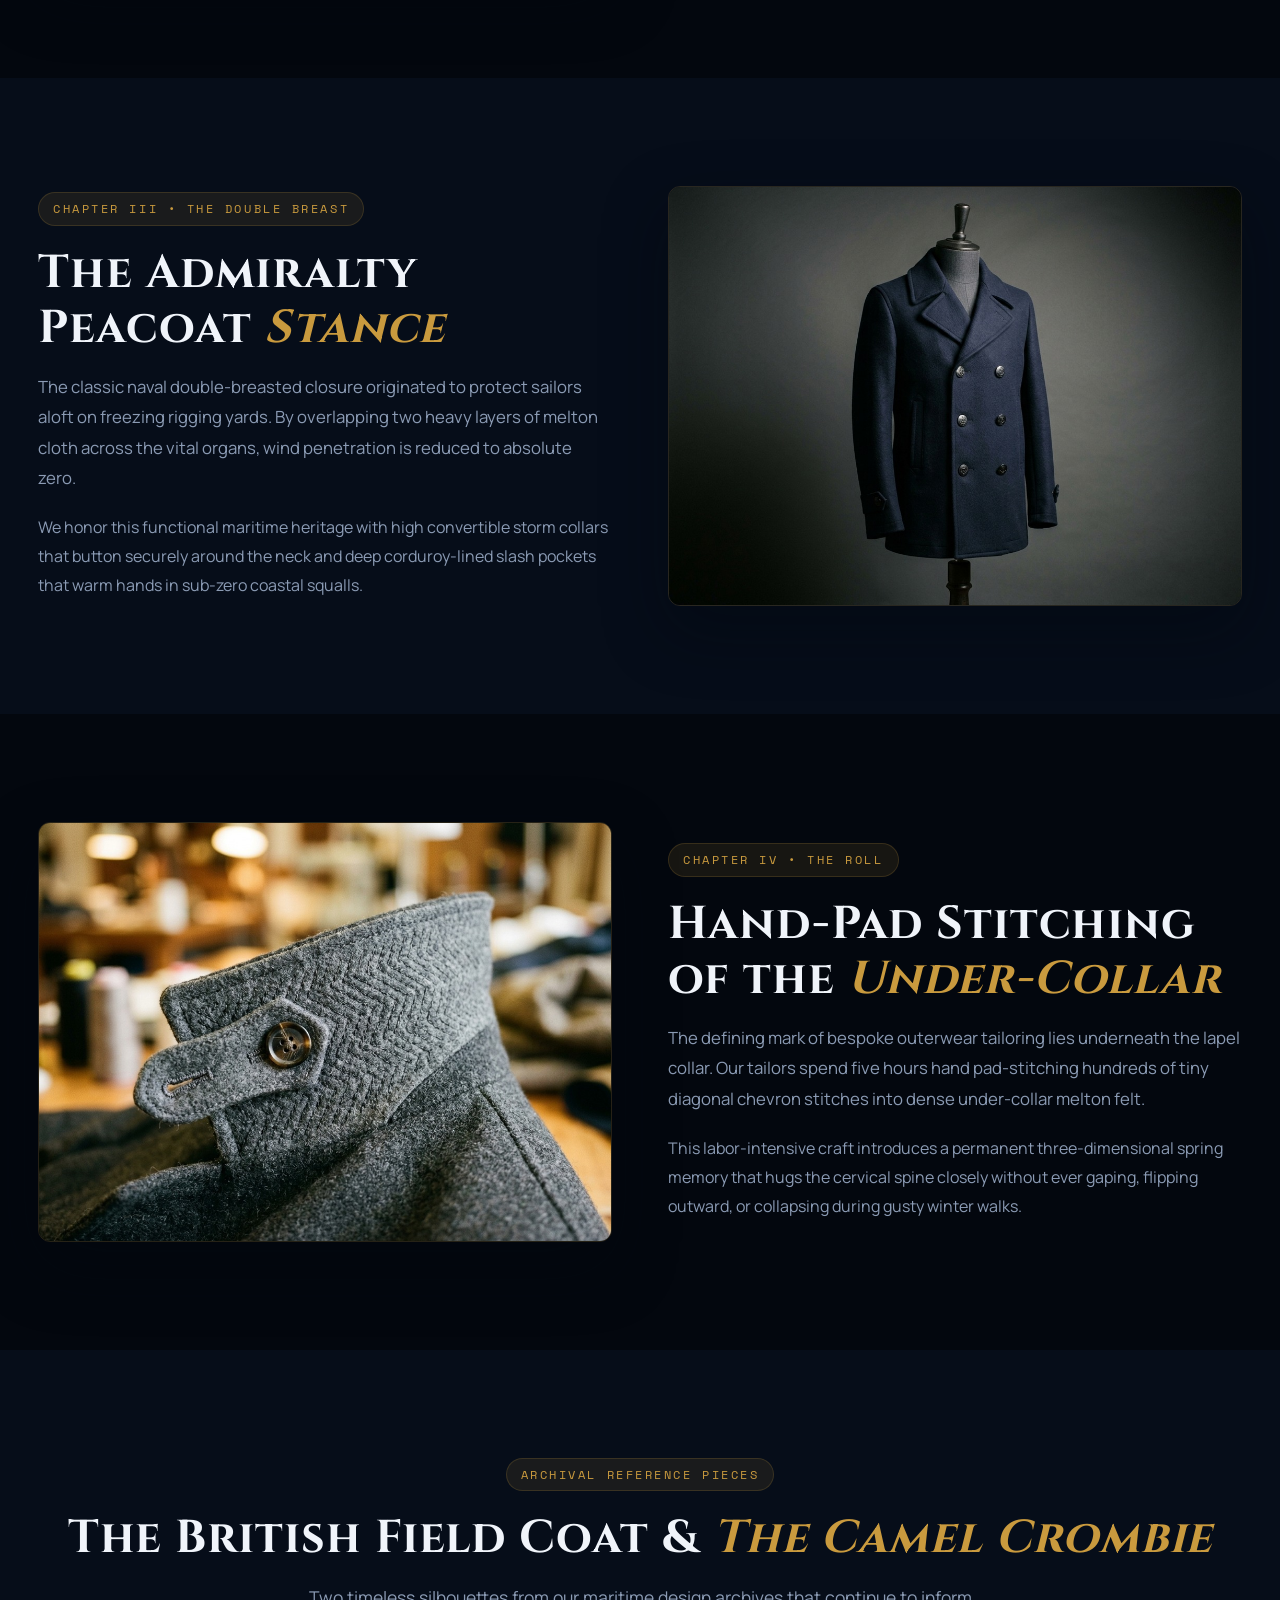
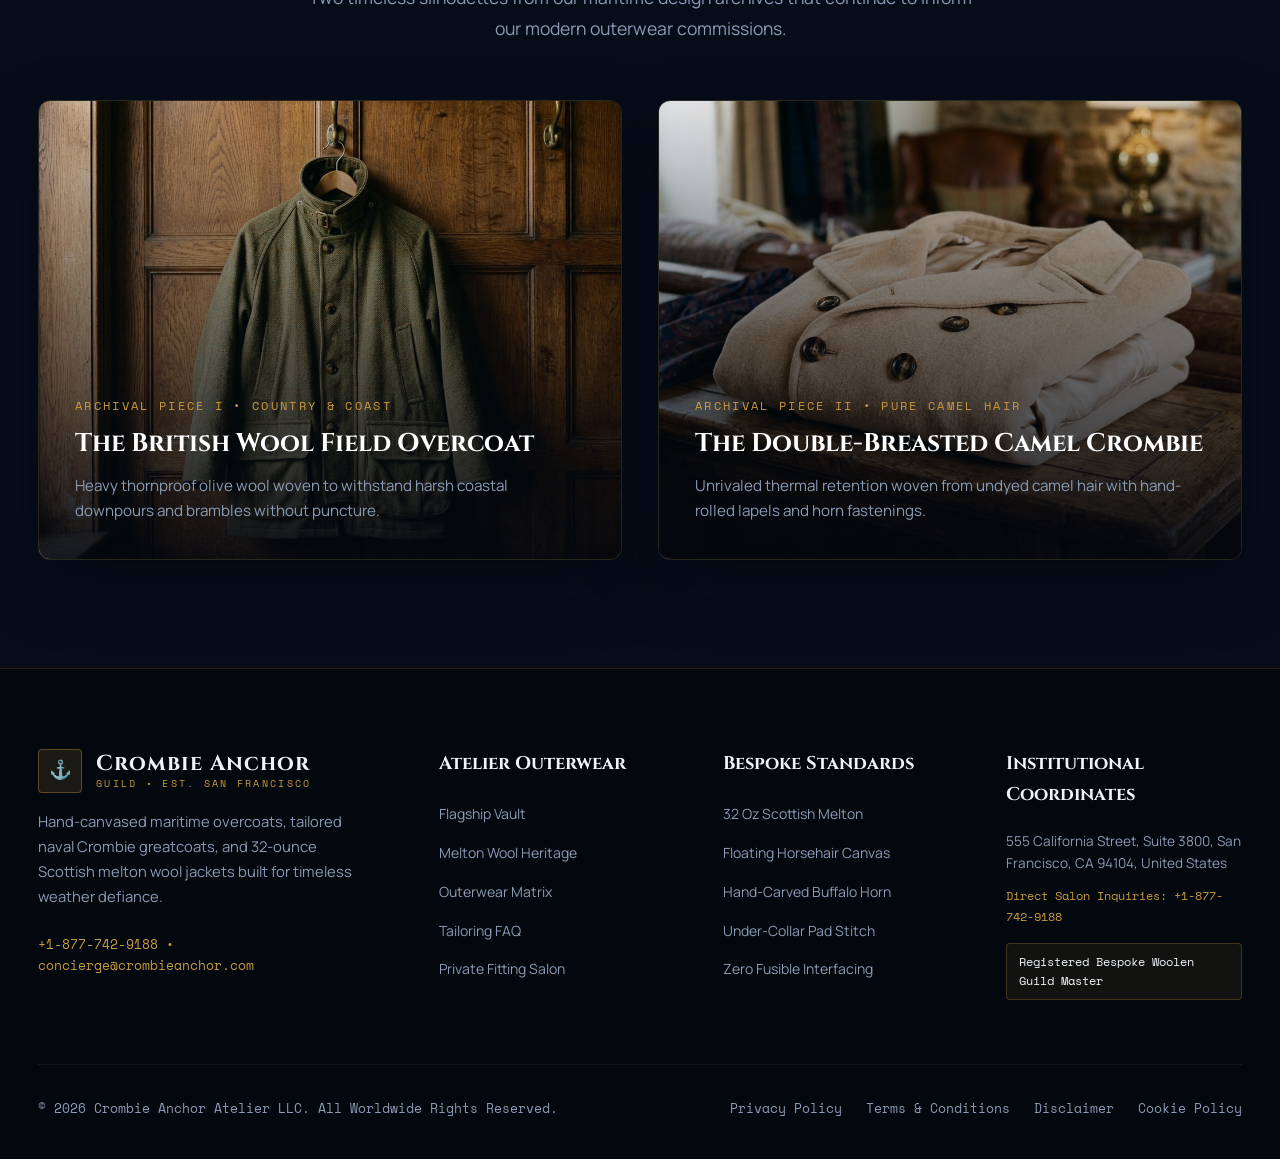
<file: about.html>
<!DOCTYPE html>
<html lang="en">
<head>
  <meta charset="UTF-8">
  <meta name="viewport" content="width=device-width, initial-scale=1.0">
  <title>Woolen Guild Heritage &amp; Craft | Crombie Anchor</title>
  <meta name="description" content="Discover the naval tailoring heritage, Scottish melton weaving, and bespoke bench craftsmanship of Crombie Anchor in San Francisco.">
  <link rel="canonical" href="https://crombieanchor.com/about.html">
  <!-- Google tag (gtag.js) -->
<script async src="https://www.googletagmanager.com/gtag/js?id=G-0LY0HY7L01"></script>
<script>
  window.dataLayer = window.dataLayer || [];
  function gtag(){dataLayer.push(arguments);}
  gtag('js', new Date());
  gtag('config', 'G-0LY0HY7L01');
</script>
  <link rel="preconnect" href="https://fonts.googleapis.com">
<link rel="preconnect" href="https://fonts.gstatic.com" crossorigin>
<link href="https://fonts.googleapis.com/css2?family=Cinzel:wght@500;600;700;800;900&family=Manrope:wght@300;400;500;600;700&family=Outfit:wght@400;500;600;700&family=Space+Mono:wght@400;700&display=swap" rel="stylesheet">
  <link rel="stylesheet" href="assets/css/style.css">
</head>
<body>
  <!-- Site Header (Rule 11) -->
  <header class="site-header">
    <div class="ca-container">
      <div class="ca-nav-container">
        <a href="index.html" class="ca-brand">
          <div class="ca-brand-crest">⚓</div>
          <div class="ca-brand-text">
            Crombie Anchor
            <small>Atelier &bull; San Francisco</small>
          </div>
        </a>
        <nav class="ca-nav-menu">
          <a href="index.html" class="ca-nav-link ">Atelier Vault</a>
          <a href="about.html" class="ca-nav-link active">Woolen Guild</a>
          <a href="products.html" class="ca-nav-link ">Outerwear Matrix</a>
          <a href="faq.html" class="ca-nav-link ">Tailoring FAQ</a>
          <a href="contact.html" class="ca-nav-link ">Salon Inquiries</a>
        </nav>
        <div style="display: flex; align-items: center; gap: 16px;">
          <a href="contact.html" class="ca-nav-cta">Book Fitting</a>
          <button class="ca-hamburger" id="ca-hamburger" aria-label="Toggle Navigation">
            <span></span>
            <span></span>
            <span></span>
          </button>
        </div>
      </div>
    </div>
  </header>

  <!-- Mobile Drawer (Rule 11) -->
  <div class="mobile-drawer-backdrop" id="mobile-drawer-backdrop"></div>
  <div class="mobile-drawer" id="mobile-drawer">
    <div class="mobile-drawer-header">
      <div class="ca-brand">
        <div class="ca-brand-crest">⚓</div>
        <div class="ca-brand-text">Crombie Anchor</div>
      </div>
      <button class="mobile-drawer-close" id="mobile-drawer-close" aria-label="Close Drawer">&times;</button>
    </div>
    <div class="mobile-drawer-body">
      <a href="index.html" class="mobile-nav-link">Atelier Flagship</a>
      <a href="about.html" class="mobile-nav-link">Woolen Guild &amp; Heritage</a>
      <a href="products.html" class="mobile-nav-link">Outerwear Matrix</a>
      <a href="faq.html" class="mobile-nav-link">Tailoring &amp; Melton FAQ</a>
      <a href="contact.html" class="mobile-nav-link">Salon Fitting Consultation</a>
    </div>
    <div class="mobile-drawer-footer">
      <p style="margin-bottom: 8px; color: var(--ca-brass); font-family: var(--ca-font-mono); font-size: 0.75rem;">SAN FRANCISCO CONCIERGE</p>
      <p style="margin-bottom: 6px;">+1-877-742-9188</p>
      <p><a href="mailto:concierge@crombieanchor.com">concierge@crombieanchor.com</a></p>
    </div>
  </div>

  <main>
    <section class="ca-policy-header">
      <div class="ca-container">
        <span class="ca-tag">Guild Provenance</span>
        <h1 class="ca-hero-title">Centuries of Naval Outerwear, <span>Forged for Modern Defiance</span></h1>
        <p class="ca-hero-desc" style="margin-bottom: 0;">
          Founded on the conviction that a gentleman's winter coat should be an architectural barrier against the elements, Crombie Anchor crafts unyielding woolen coats that outlive generations.
        </p>
      </div>
    </section>

    <!-- Chapter 1: Drafting the Contours (Asset 9) -->
    <section class="ca-section ca-section-dark">
      <div class="ca-container">
        <div class="ca-story-grid">
          <div>
            <span class="ca-tag">Chapter I &bull; The Draft</span>
            <h2 class="ca-section-title">Individual Pattern Drafting on <span>Naval Canvas</span></h2>
            <p style="color: var(--ca-text-light-muted); font-size: 1.05rem; line-height: 1.8; margin-bottom: 20px;">
              Every coat commission begins not with standard graded cardboard templates, but with raw drafting paper and tailor's chalk on our mahogany tables. We record 28 distinct anatomical measurements, accounting for shoulder slopes, chest breadth, and arm swing posture.
            </p>
            <p style="color: var(--ca-text-light-muted); font-size: 1rem; line-height: 1.8;">
              This exacting geometric precision ensures that even our heaviest 34-ounce greatcoats move in effortless harmony with the body, delivering total arm articulation without pulling the hem.
            </p>
          </div>
          <div class="ca-story-media">
            <img src="assets/images/crombieanchor_asset_9.jpg" alt="Tailor chalk drawing precision nautical pattern contours onto heavy deep navy wool on drafting board" width="1200" height="800">
          </div>
        </div>
      </div>
    </section>

    <!-- Chapter 2: The Melton Weave (Asset 10 - Inverted) -->
    <section class="ca-section ca-section-darker">
      <div class="ca-container">
        <div class="ca-story-grid inverted">
          <div>
            <span class="ca-tag">Chapter II &bull; The Loom</span>
            <h2 class="ca-section-title">Scottish Highland Milled <span>Melton Cloth</span></h2>
            <p style="color: var(--ca-text-light-muted); font-size: 1.05rem; line-height: 1.8; margin-bottom: 20px;">
              Our cloth is woven in family-operated mills in the Scottish borders that have supplied royal maritime fleets for over two centuries. Heavy wool fleeces are carded, spun, and woven into a dense twill before undergoing intensive wet fulling.
            </p>
            <p style="color: var(--ca-text-light-muted); font-size: 1rem; line-height: 1.8;">
              The resulting fabric possesses a dense, sheared face where the weave structure is virtually concealed. Rain droplets form natural spherical beads upon its surface, rolling away before touching the wearer.
            </p>
          </div>
          <div class="ca-story-media">
            <img src="assets/images/crombieanchor_asset_10.jpg" alt="Macro of dense twill weave structure in 30-ounce waterproofed melton wool under raking studio light" width="1200" height="800">
          </div>
        </div>
      </div>
    </section>

    <!-- Chapter 3: Naval Peacoat Heritage (Asset 11) -->
    <section class="ca-section ca-section-dark">
      <div class="ca-container">
        <div class="ca-story-grid">
          <div>
            <span class="ca-tag">Chapter III &bull; The Double Breast</span>
            <h2 class="ca-section-title">The Admiralty Peacoat <span>Stance</span></h2>
            <p style="color: var(--ca-text-light-muted); font-size: 1.05rem; line-height: 1.8; margin-bottom: 20px;">
              The classic naval double-breasted closure originated to protect sailors aloft on freezing rigging yards. By overlapping two heavy layers of melton cloth across the vital organs, wind penetration is reduced to absolute zero.
            </p>
            <p style="color: var(--ca-text-light-muted); font-size: 1rem; line-height: 1.8;">
              We honor this functional maritime heritage with high convertible storm collars that button securely around the neck and deep corduroy-lined slash pockets that warm hands in sub-zero coastal squalls.
            </p>
          </div>
          <div class="ca-story-media">
            <img src="assets/images/crombieanchor_asset_11.jpg" alt="Finished midnight navy peacoat displaying double-breasted 8-button stance and high convertible collar" width="1200" height="800">
          </div>
        </div>
      </div>
    </section>

    <!-- Chapter 4: Hand Pad-Stitching (Asset 12 - Inverted) -->
    <section class="ca-section ca-section-darker">
      <div class="ca-container">
        <div class="ca-story-grid inverted">
          <div>
            <span class="ca-tag">Chapter IV &bull; The Roll</span>
            <h2 class="ca-section-title">Hand-Pad Stitching of the <span>Under-Collar</span></h2>
            <p style="color: var(--ca-text-light-muted); font-size: 1.05rem; line-height: 1.8; margin-bottom: 20px;">
              The defining mark of bespoke outerwear tailoring lies underneath the lapel collar. Our tailors spend five hours hand pad-stitching hundreds of tiny diagonal chevron stitches into dense under-collar melton felt.
            </p>
            <p style="color: var(--ca-text-light-muted); font-size: 1rem; line-height: 1.8;">
              This labor-intensive craft introduces a permanent three-dimensional spring memory that hugs the cervical spine closely without ever gaping, flipping outward, or collapsing during gusty winter walks.
            </p>
          </div>
          <div class="ca-story-media">
            <img src="assets/images/crombieanchor_asset_12.jpg" alt="Under-collar melton felt reinforcement stitching and throat latch detail on tailored wool greatcoat" width="1200" height="800">
          </div>
        </div>
      </div>
    </section>

    <!-- Archival Coat Heritage Duo (Assets 7 & 8) -->
    <section class="ca-section ca-section-dark">
      <div class="ca-container">
        <div class="ca-section-header" style="text-align: center;">
          <span class="ca-tag">Archival Reference Pieces</span>
          <h2 class="ca-section-title">The British Field Coat &amp; <span>The Camel Crombie</span></h2>
          <p class="ca-section-subtitle" style="margin: 0 auto;">Two timeless silhouettes from our maritime design archives that continue to inform our modern outerwear commissions.</p>
        </div>
        <div class="ca-greatcoat-duo">
          <div class="ca-greatcoat-card">
            <img src="assets/images/crombieanchor_asset_7.jpg" alt="Olive green British wool field coat hanging on brass wall hook with storm flap" width="1200" height="800">
            <div class="ca-greatcoat-overlay">
              <div class="ca-greatcoat-tag">Archival Piece I &bull; Country &amp; Coast</div>
              <h3 class="ca-greatcoat-title">The British Wool Field Overcoat</h3>
              <p class="ca-greatcoat-desc">Heavy thornproof olive wool woven to withstand harsh coastal downpours and brambles without puncture.</p>
            </div>
          </div>
          <div class="ca-greatcoat-card">
            <img src="assets/images/crombieanchor_asset_8.jpg" alt="Classic Camel wool double-breasted crombie coat folded on bench displaying silk lining" width="1200" height="800">
            <div class="ca-greatcoat-overlay">
              <div class="ca-greatcoat-tag">Archival Piece II &bull; Pure Camel Hair</div>
              <h3 class="ca-greatcoat-title">The Double-Breasted Camel Crombie</h3>
              <p class="ca-greatcoat-desc">Unrivaled thermal retention woven from undyed camel hair with hand-rolled lapels and horn fastenings.</p>
            </div>
          </div>
        </div>
      </div>
    </section>
  </main>

  <!-- Semantic Site Footer -->
  <footer class="ca-footer">
    <div class="ca-container">
      <div class="ca-footer-grid">
        <div class="ca-footer-brand">
          <div class="ca-brand">
            <div class="ca-brand-crest">⚓</div>
            <div class="ca-brand-text">
              Crombie Anchor
              <small>Guild &bull; Est. San Francisco</small>
            </div>
          </div>
          <p>Hand-canvased maritime overcoats, tailored naval Crombie greatcoats, and 32-ounce Scottish melton wool jackets built for timeless weather defiance.</p>
          <div style="font-family: var(--ca-font-mono); font-size: 0.8rem; color: var(--ca-brass);">
            +1-877-742-9188 &bull; concierge@crombieanchor.com
          </div>
        </div>
        <div class="ca-footer-col">
          <h4>Atelier Outerwear</h4>
          <ul class="ca-footer-links">
            <li><a href="index.html">Flagship Vault</a></li>
            <li><a href="about.html">Melton Wool Heritage</a></li>
            <li><a href="products.html">Outerwear Matrix</a></li>
            <li><a href="faq.html">Tailoring FAQ</a></li>
            <li><a href="contact.html">Private Fitting Salon</a></li>
          </ul>
        </div>
        <div class="ca-footer-col">
          <h4>Bespoke Standards</h4>
          <ul class="ca-footer-links">
            <li><a href="about.html">32 Oz Scottish Melton</a></li>
            <li><a href="about.html">Floating Horsehair Canvas</a></li>
            <li><a href="about.html">Hand-Carved Buffalo Horn</a></li>
            <li><a href="about.html">Under-Collar Pad Stitch</a></li>
            <li><a href="about.html">Zero Fusible Interfacing</a></li>
          </ul>
        </div>
        <div class="ca-footer-col">
          <h4>Institutional Coordinates</h4>
          <p style="font-size: 0.85rem; line-height: 1.6; margin-bottom: 12px; color: var(--ca-text-light-muted);">
            555 California Street, Suite 3800, San Francisco, CA 94104, United States
          </p>
          <p style="font-family: var(--ca-font-mono); font-size: 0.75rem; color: var(--ca-brass); margin-bottom: 16px;">
            Direct Salon Inquiries: +1-877-742-9188
          </p>
          <div style="padding: 8px 12px; background: rgba(201,154,62,0.08); border: 1px solid rgba(201,154,62,0.25); border-radius: 4px; font-size: 0.725rem; font-family: var(--ca-font-mono); color: var(--ca-text-light);">
            Registered Bespoke Woolen Guild Master
          </div>
        </div>
      </div>
      <div class="ca-footer-bottom">
        <div>&copy; 2026 Crombie Anchor Atelier LLC. All Worldwide Rights Reserved.</div>
        <div class="ca-footer-legal-links">
          <a href="privacy-policy.html">Privacy Policy</a>
          <a href="terms-and-conditions.html">Terms &amp; Conditions</a>
          <a href="disclaimer.html">Disclaimer</a>
          <a href="cookie-policy.html">Cookie Policy</a>
        </div>
      </div>
    </div>
  </footer>
  <script src="assets/js/script.js"></script>
  <script src="assets/js/main.js"></script>
</body>
</html>
</file>
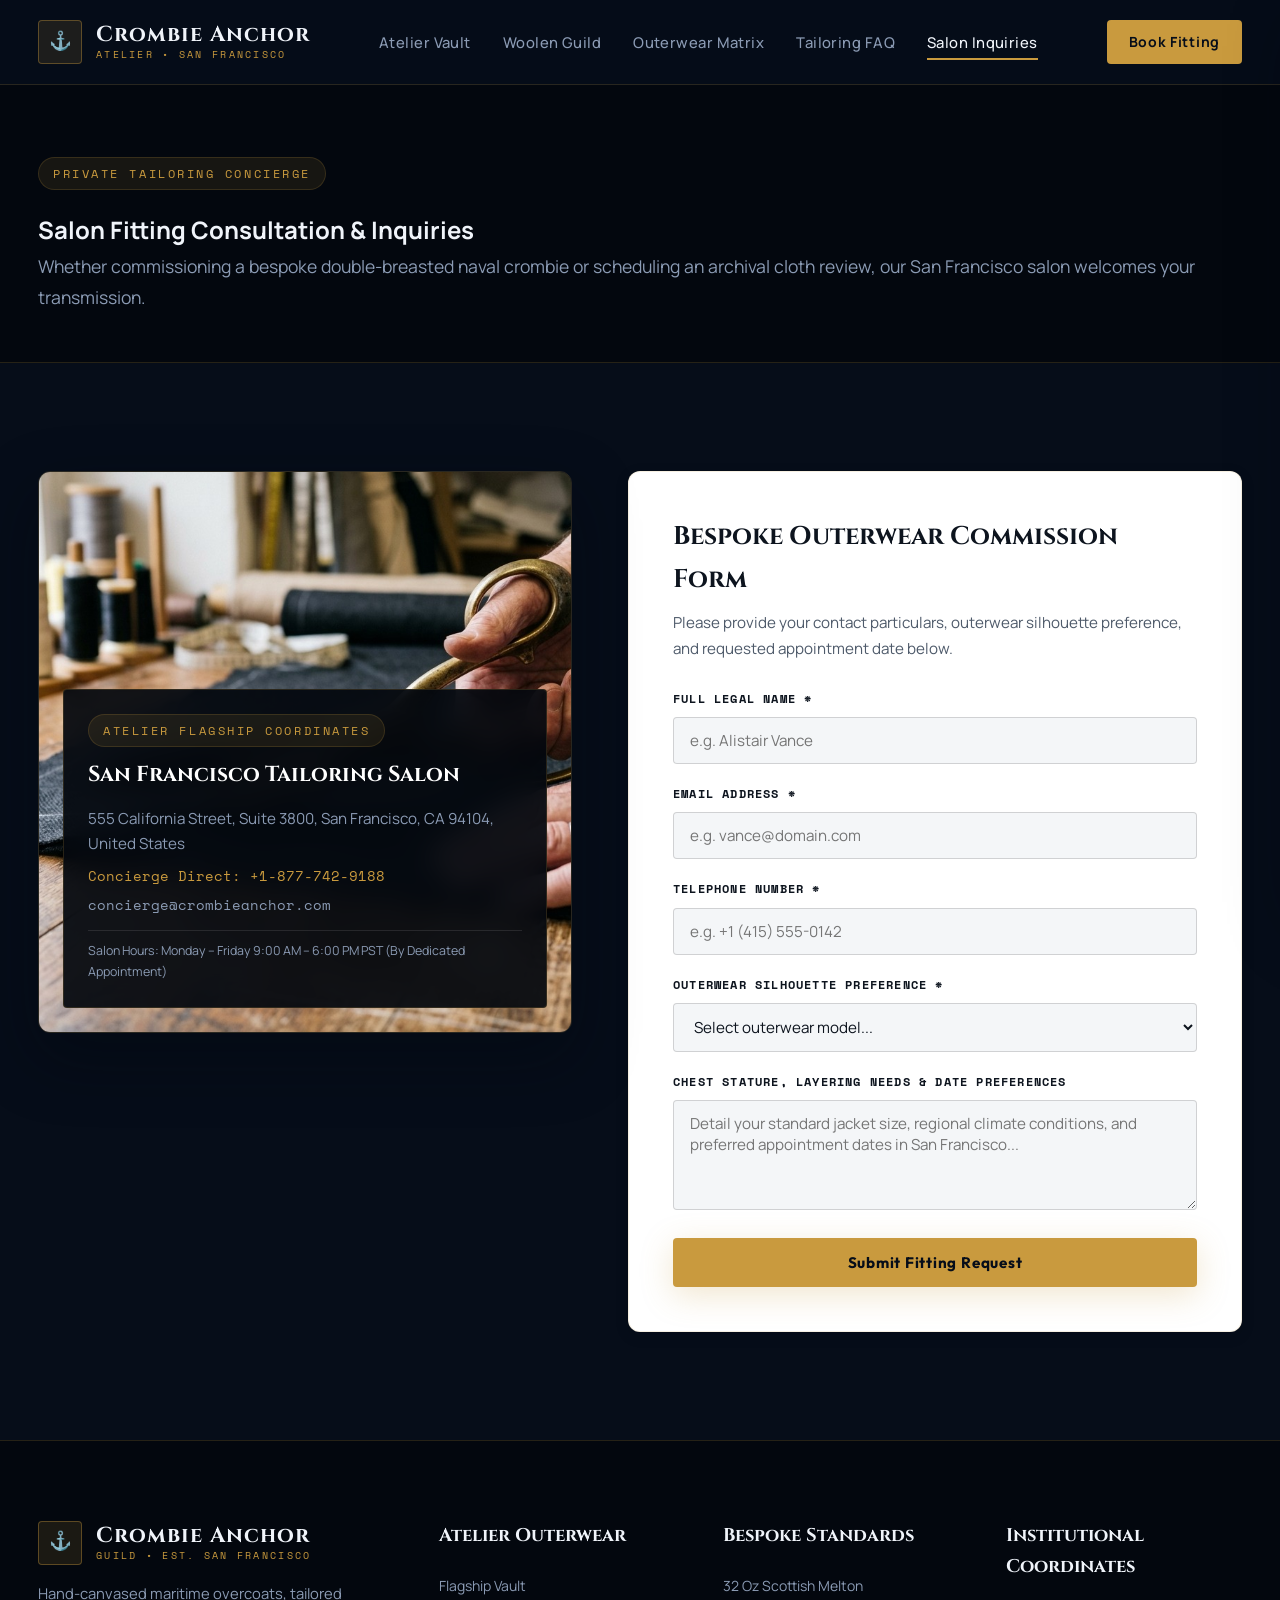
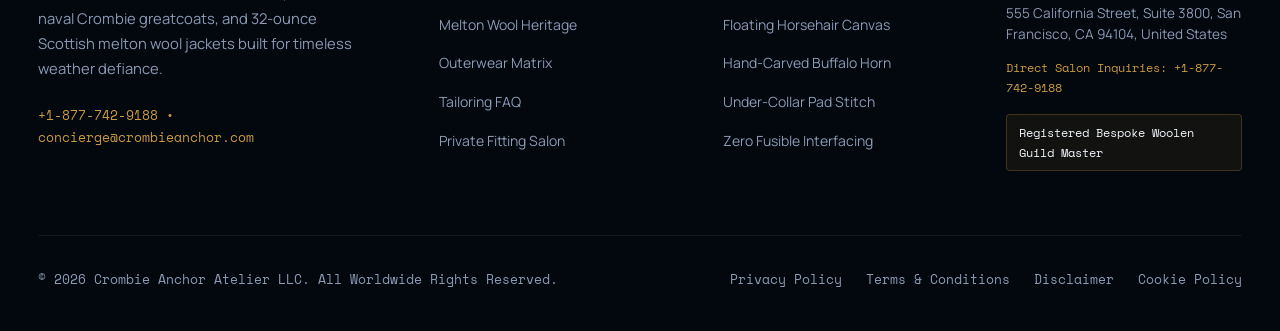
<file: contact.html>
<!DOCTYPE html>
<html lang="en">
<head>
  <meta charset="UTF-8">
  <meta name="viewport" content="width=device-width, initial-scale=1.0">
  <title>Salon Fitting &amp; Consultation | Crombie Anchor</title>
  <meta name="description" content="Book a private bespoke overcoat fitting consultation at Crombie Anchor Atelier, 555 California Street, Suite 3800, San Francisco.">
  <link rel="canonical" href="https://crombieanchor.com/contact.html">
  <!-- Google tag (gtag.js) -->
<script async src="https://www.googletagmanager.com/gtag/js?id=G-0LY0HY7L01"></script>
<script>
  window.dataLayer = window.dataLayer || [];
  function gtag(){dataLayer.push(arguments);}
  gtag('js', new Date());
  gtag('config', 'G-0LY0HY7L01');
</script>
  <link rel="preconnect" href="https://fonts.googleapis.com">
<link rel="preconnect" href="https://fonts.gstatic.com" crossorigin>
<link href="https://fonts.googleapis.com/css2?family=Cinzel:wght@500;600;700;800;900&family=Manrope:wght@300;400;500;600;700&family=Outfit:wght@400;500;600;700&family=Space+Mono:wght@400;700&display=swap" rel="stylesheet">
  <link rel="stylesheet" href="assets/css/style.css">
</head>
<body>
  <!-- Site Header (Rule 11) -->
  <header class="site-header">
    <div class="ca-container">
      <div class="ca-nav-container">
        <a href="index.html" class="ca-brand">
          <div class="ca-brand-crest">⚓</div>
          <div class="ca-brand-text">
            Crombie Anchor
            <small>Atelier &bull; San Francisco</small>
          </div>
        </a>
        <nav class="ca-nav-menu">
          <a href="index.html" class="ca-nav-link ">Atelier Vault</a>
          <a href="about.html" class="ca-nav-link ">Woolen Guild</a>
          <a href="products.html" class="ca-nav-link ">Outerwear Matrix</a>
          <a href="faq.html" class="ca-nav-link ">Tailoring FAQ</a>
          <a href="contact.html" class="ca-nav-link active">Salon Inquiries</a>
        </nav>
        <div style="display: flex; align-items: center; gap: 16px;">
          <a href="contact.html" class="ca-nav-cta">Book Fitting</a>
          <button class="ca-hamburger" id="ca-hamburger" aria-label="Toggle Navigation">
            <span></span>
            <span></span>
            <span></span>
          </button>
        </div>
      </div>
    </div>
  </header>

  <!-- Mobile Drawer (Rule 11) -->
  <div class="mobile-drawer-backdrop" id="mobile-drawer-backdrop"></div>
  <div class="mobile-drawer" id="mobile-drawer">
    <div class="mobile-drawer-header">
      <div class="ca-brand">
        <div class="ca-brand-crest">⚓</div>
        <div class="ca-brand-text">Crombie Anchor</div>
      </div>
      <button class="mobile-drawer-close" id="mobile-drawer-close" aria-label="Close Drawer">&times;</button>
    </div>
    <div class="mobile-drawer-body">
      <a href="index.html" class="mobile-nav-link">Atelier Flagship</a>
      <a href="about.html" class="mobile-nav-link">Woolen Guild &amp; Heritage</a>
      <a href="products.html" class="mobile-nav-link">Outerwear Matrix</a>
      <a href="faq.html" class="mobile-nav-link">Tailoring &amp; Melton FAQ</a>
      <a href="contact.html" class="mobile-nav-link">Salon Fitting Consultation</a>
    </div>
    <div class="mobile-drawer-footer">
      <p style="margin-bottom: 8px; color: var(--ca-brass); font-family: var(--ca-font-mono); font-size: 0.75rem;">SAN FRANCISCO CONCIERGE</p>
      <p style="margin-bottom: 6px;">+1-877-742-9188</p>
      <p><a href="mailto:concierge@crombieanchor.com">concierge@crombieanchor.com</a></p>
    </div>
  </div>

  <main>
    <section class="ca-policy-header">
      <div class="ca-container">
        <span class="ca-tag">Private Tailoring Concierge</span>
        <h1 class="ca-hero-title">Salon Fitting Consultation &amp; <span>Inquiries</span></h1>
        <p class="ca-hero-desc" style="margin-bottom: 0;">
          Whether commissioning a bespoke double-breasted naval crombie or scheduling an archival cloth review, our San Francisco salon welcomes your transmission.
        </p>
      </div>
    </section>

    <!-- Contact Split: Asset 19 on Left, Form Card on Right -->
    <section class="ca-section ca-section-dark">
      <div class="ca-container">
        <div class="ca-contact-split">
          
          <!-- Feature Card with Asset 19 (Atelier Fitting Salon Lounge) -->
          <div class="ca-contact-feature">
            <img src="assets/images/crombieanchor_asset_19.jpg" alt="Intimate San Francisco atelier fitting salon lounge with mahogany table and tailored coat displays" width="1200" height="800">
            <div class="ca-contact-overlay">
              <span class="ca-tag" style="margin-bottom: 10px;">Atelier Flagship Coordinates</span>
              <h3 style="font-family: var(--ca-font-display); font-size: 1.35rem; color: #ffffff; margin-bottom: 12px;">San Francisco Tailoring Salon</h3>
              <p style="font-size: 0.95rem; color: var(--ca-text-light-muted); margin-bottom: 8px;">555 California Street, Suite 3800, San Francisco, CA 94104, United States</p>
              <p style="font-family: var(--ca-font-mono); font-size: 0.85rem; color: var(--ca-brass); margin-bottom: 6px;">Concierge Direct: +1-877-742-9188</p>
              <p style="font-family: var(--ca-font-mono); font-size: 0.85rem; color: var(--ca-text-light-muted);"><a href="mailto:concierge@crombieanchor.com">concierge@crombieanchor.com</a></p>
              <div style="margin-top: 14px; font-size: 0.775rem; color: var(--ca-text-light-muted); border-top: 1px solid rgba(255,255,255,0.1); padding-top: 10px;">
                Salon Hours: Monday &ndash; Friday 9:00 AM &ndash; 6:00 PM PST (By Dedicated Appointment)
              </div>
            </div>
          </div>

          <!-- Fitting Request Form -->
          <div class="ca-contact-form-card">
            <h3 style="font-family: var(--ca-font-display); font-size: 1.6rem; font-weight: 700; color: var(--ca-text-dark); margin-bottom: 8px;">Bespoke Outerwear Commission Form</h3>
            <p style="font-size: 0.95rem; color: var(--ca-text-dark-muted); margin-bottom: 28px;">
              Please provide your contact particulars, outerwear silhouette preference, and requested appointment date below.
            </p>

            <form id="ca-contact-form">
              <div class="ca-form-group">
                <label class="ca-form-label" for="client-name">Full Legal Name *</label>
                <input class="ca-form-input" type="text" id="client-name" name="name" required placeholder="e.g. Alistair Vance">
              </div>

              <div class="ca-form-group">
                <label class="ca-form-label" for="client-email">Email Address *</label>
                <input class="ca-form-input" type="email" id="client-email" name="email" required placeholder="e.g. vance@domain.com">
              </div>

              <div class="ca-form-group">
                <label class="ca-form-label" for="client-phone">Telephone Number *</label>
                <input class="ca-form-input" type="tel" id="client-phone" name="phone" required placeholder="e.g. +1 (415) 555-0142">
              </div>

              <div class="ca-form-group">
                <label class="ca-form-label" for="coat-silhouette">Outerwear Silhouette Preference *</label>
                <select class="ca-form-select" id="coat-silhouette" name="silhouette" required>
                  <option value="">Select outerwear model...</option>
                  <option value="crombie">The Grand Naval Crombie Overcoat (32 Oz Melton)</option>
                  <option value="peacoat">The Admiralty Peacoat (30 Oz Dense Navy)</option>
                  <option value="greatcoat">The Officer's Greatcoat (34 Oz Military Broadcloth)</option>
                  <option value="city">The City Crombie Topcoat (26 Oz Herringbone &amp; Velvet)</option>
                  <option value="cloth">Private Cloth Library Review Session</option>
                </select>
              </div>

              <div class="ca-form-group">
                <label class="ca-form-label" for="fitting-notes">Chest Stature, Layering Needs &amp; Date Preferences</label>
                <textarea class="ca-form-textarea" id="fitting-notes" name="notes" rows="4" placeholder="Detail your standard jacket size, regional climate conditions, and preferred appointment dates in San Francisco..."></textarea>
              </div>

              <button type="submit" class="ca-btn ca-btn-brass" style="width: 100%; justify-content: center; padding: 14px;">
                Submit Fitting Request
              </button>
            </form>
          </div>

        </div>
      </div>
    </section>
  </main>

  <!-- Semantic Site Footer -->
  <footer class="ca-footer">
    <div class="ca-container">
      <div class="ca-footer-grid">
        <div class="ca-footer-brand">
          <div class="ca-brand">
            <div class="ca-brand-crest">⚓</div>
            <div class="ca-brand-text">
              Crombie Anchor
              <small>Guild &bull; Est. San Francisco</small>
            </div>
          </div>
          <p>Hand-canvased maritime overcoats, tailored naval Crombie greatcoats, and 32-ounce Scottish melton wool jackets built for timeless weather defiance.</p>
          <div style="font-family: var(--ca-font-mono); font-size: 0.8rem; color: var(--ca-brass);">
            +1-877-742-9188 &bull; concierge@crombieanchor.com
          </div>
        </div>
        <div class="ca-footer-col">
          <h4>Atelier Outerwear</h4>
          <ul class="ca-footer-links">
            <li><a href="index.html">Flagship Vault</a></li>
            <li><a href="about.html">Melton Wool Heritage</a></li>
            <li><a href="products.html">Outerwear Matrix</a></li>
            <li><a href="faq.html">Tailoring FAQ</a></li>
            <li><a href="contact.html">Private Fitting Salon</a></li>
          </ul>
        </div>
        <div class="ca-footer-col">
          <h4>Bespoke Standards</h4>
          <ul class="ca-footer-links">
            <li><a href="about.html">32 Oz Scottish Melton</a></li>
            <li><a href="about.html">Floating Horsehair Canvas</a></li>
            <li><a href="about.html">Hand-Carved Buffalo Horn</a></li>
            <li><a href="about.html">Under-Collar Pad Stitch</a></li>
            <li><a href="about.html">Zero Fusible Interfacing</a></li>
          </ul>
        </div>
        <div class="ca-footer-col">
          <h4>Institutional Coordinates</h4>
          <p style="font-size: 0.85rem; line-height: 1.6; margin-bottom: 12px; color: var(--ca-text-light-muted);">
            555 California Street, Suite 3800, San Francisco, CA 94104, United States
          </p>
          <p style="font-family: var(--ca-font-mono); font-size: 0.75rem; color: var(--ca-brass); margin-bottom: 16px;">
            Direct Salon Inquiries: +1-877-742-9188
          </p>
          <div style="padding: 8px 12px; background: rgba(201,154,62,0.08); border: 1px solid rgba(201,154,62,0.25); border-radius: 4px; font-size: 0.725rem; font-family: var(--ca-font-mono); color: var(--ca-text-light);">
            Registered Bespoke Woolen Guild Master
          </div>
        </div>
      </div>
      <div class="ca-footer-bottom">
        <div>&copy; 2026 Crombie Anchor Atelier LLC. All Worldwide Rights Reserved.</div>
        <div class="ca-footer-legal-links">
          <a href="privacy-policy.html">Privacy Policy</a>
          <a href="terms-and-conditions.html">Terms &amp; Conditions</a>
          <a href="disclaimer.html">Disclaimer</a>
          <a href="cookie-policy.html">Cookie Policy</a>
        </div>
      </div>
    </div>
  </footer>
  <script src="assets/js/script.js"></script>
  <script src="assets/js/main.js"></script>
</body>
</html>
</file>
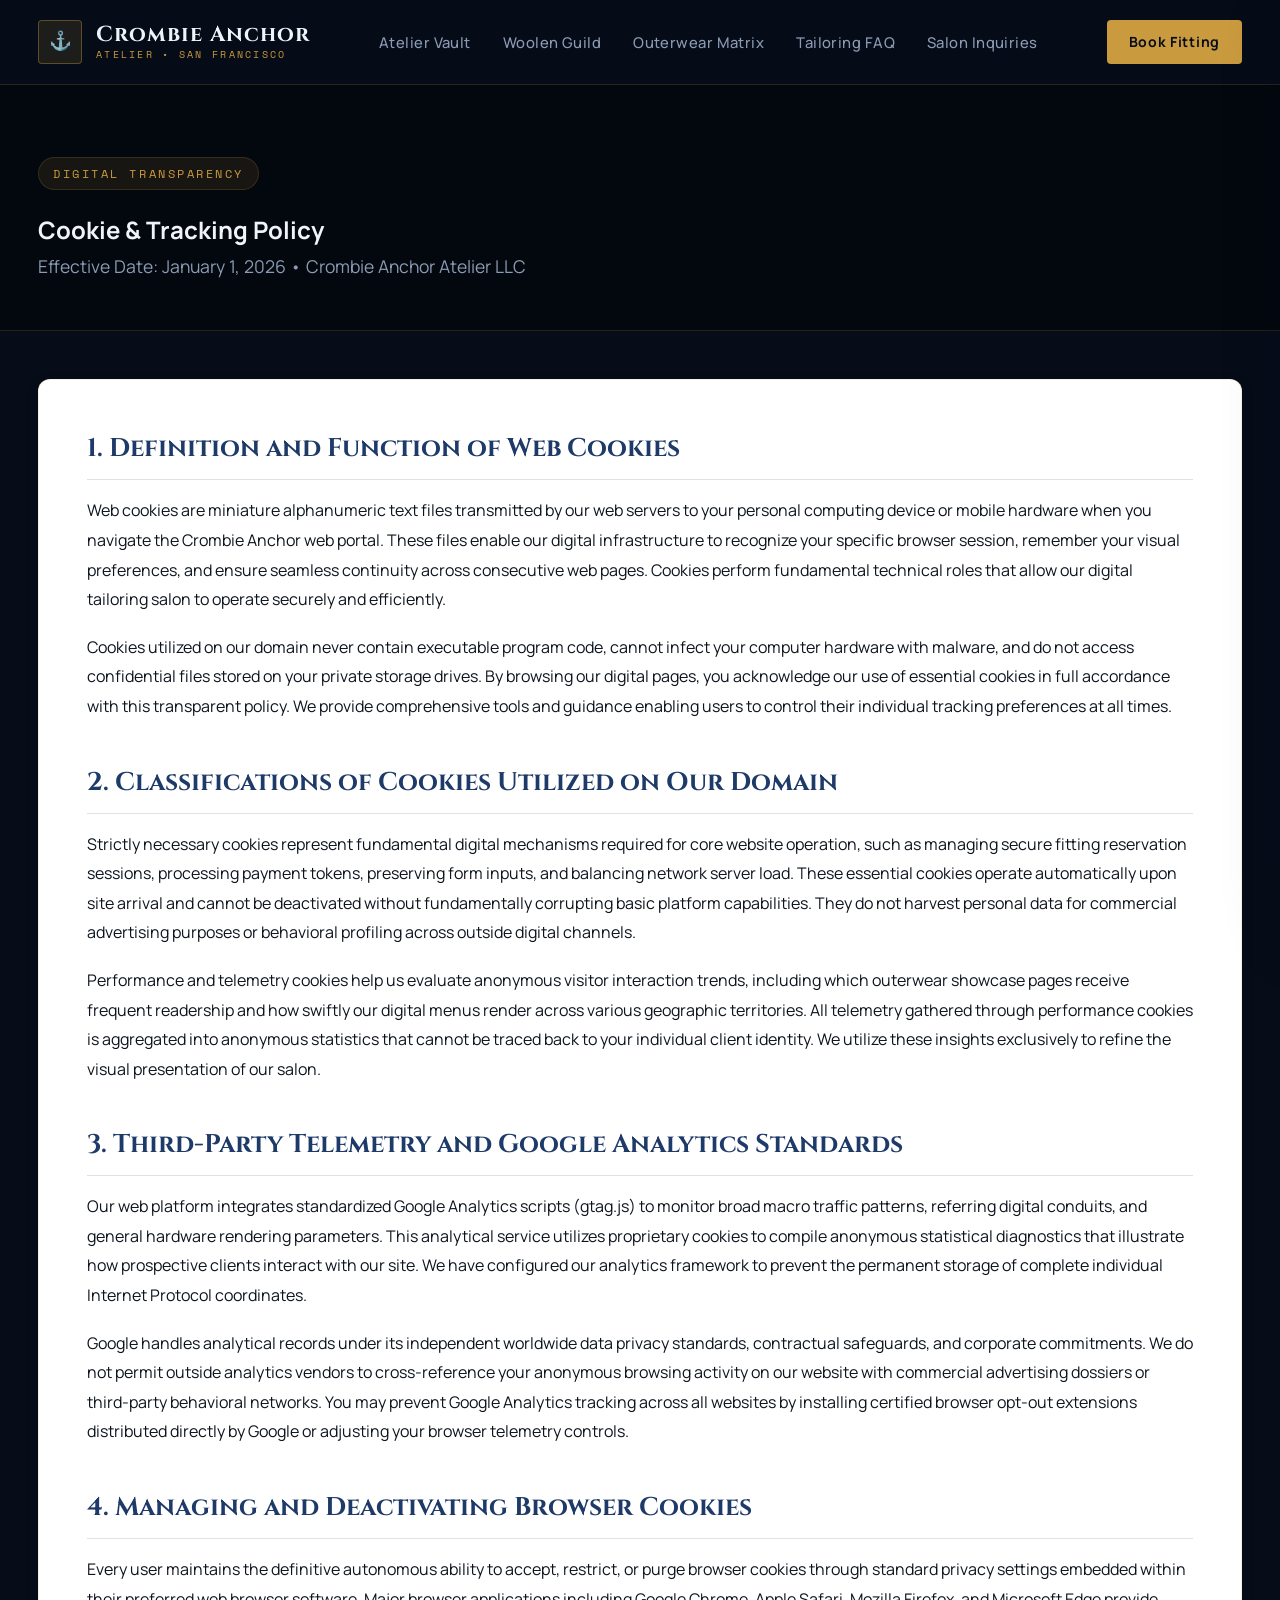
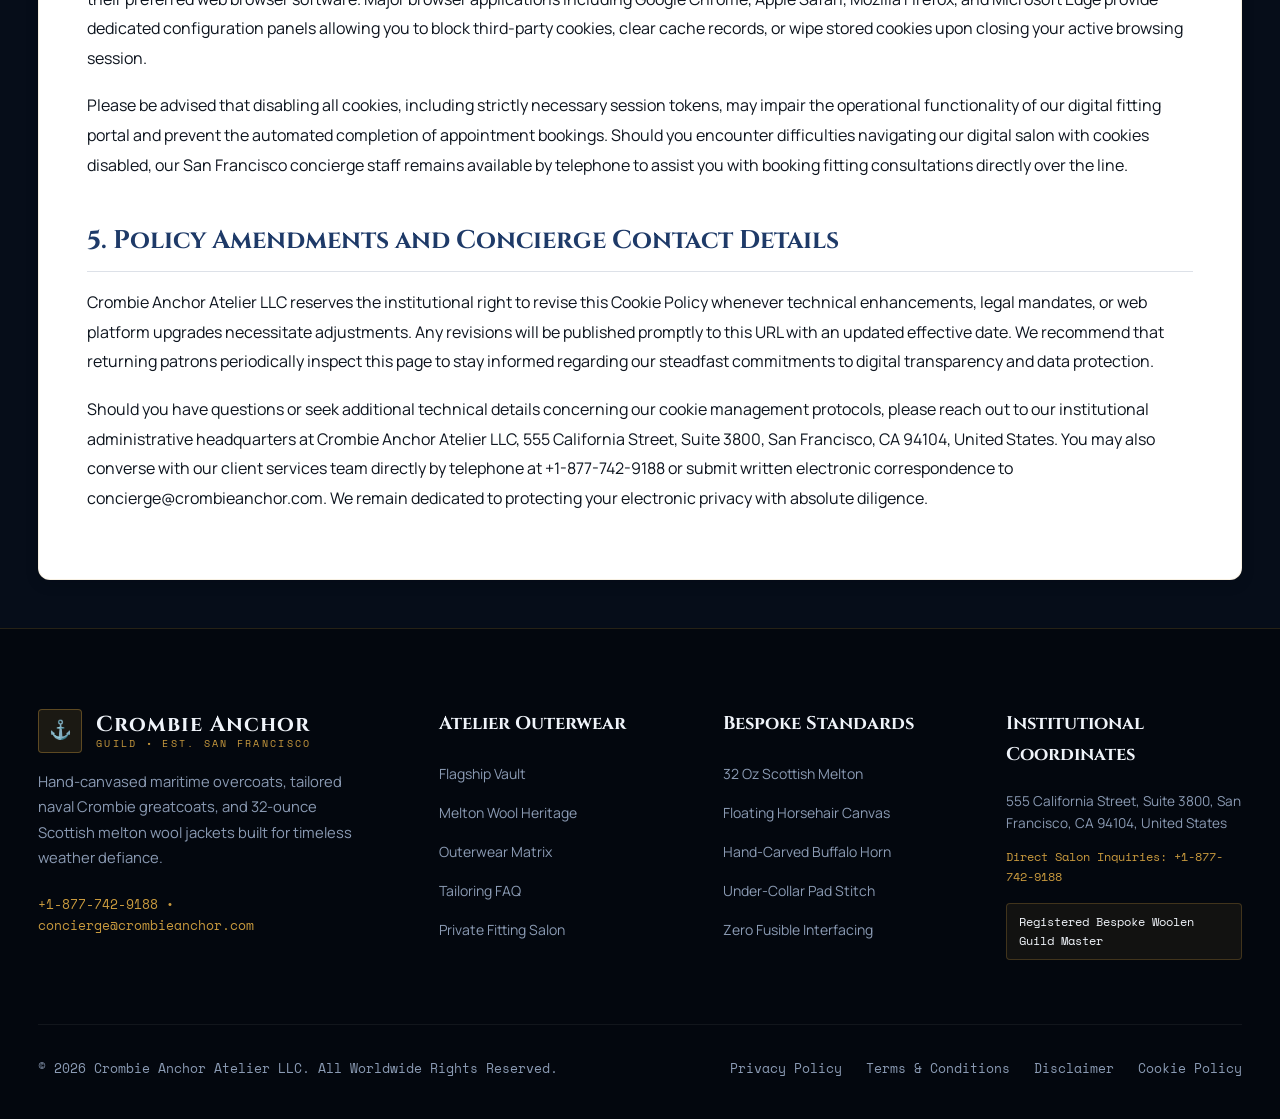
<file: cookie-policy.html>
<!DOCTYPE html>
<html lang="en">
<head>
  <meta charset="UTF-8">
  <meta name="viewport" content="width=device-width, initial-scale=1.0">
  <title>Cookie Policy | Crombie Anchor</title>
  <meta name="description" content="Cookie Policy for Crombie Anchor Atelier &amp; Guild. Review our transparent cookie management, analytics tracking protocols, and consent controls.">
  <link rel="canonical" href="https://crombieanchor.com/cookie-policy.html">
  <!-- Google tag (gtag.js) -->
<script async src="https://www.googletagmanager.com/gtag/js?id=G-0LY0HY7L01"></script>
<script>
  window.dataLayer = window.dataLayer || [];
  function gtag(){dataLayer.push(arguments);}
  gtag('js', new Date());
  gtag('config', 'G-0LY0HY7L01');
</script>
  <link rel="preconnect" href="https://fonts.googleapis.com">
<link rel="preconnect" href="https://fonts.gstatic.com" crossorigin>
<link href="https://fonts.googleapis.com/css2?family=Cinzel:wght@500;600;700;800;900&family=Manrope:wght@300;400;500;600;700&family=Outfit:wght@400;500;600;700&family=Space+Mono:wght@400;700&display=swap" rel="stylesheet">
  <link rel="stylesheet" href="assets/css/style.css">
</head>
<body>
  <!-- Site Header (Rule 11) -->
  <header class="site-header">
    <div class="ca-container">
      <div class="ca-nav-container">
        <a href="index.html" class="ca-brand">
          <div class="ca-brand-crest">⚓</div>
          <div class="ca-brand-text">
            Crombie Anchor
            <small>Atelier &bull; San Francisco</small>
          </div>
        </a>
        <nav class="ca-nav-menu">
          <a href="index.html" class="ca-nav-link ">Atelier Vault</a>
          <a href="about.html" class="ca-nav-link ">Woolen Guild</a>
          <a href="products.html" class="ca-nav-link ">Outerwear Matrix</a>
          <a href="faq.html" class="ca-nav-link ">Tailoring FAQ</a>
          <a href="contact.html" class="ca-nav-link ">Salon Inquiries</a>
        </nav>
        <div style="display: flex; align-items: center; gap: 16px;">
          <a href="contact.html" class="ca-nav-cta">Book Fitting</a>
          <button class="ca-hamburger" id="ca-hamburger" aria-label="Toggle Navigation">
            <span></span>
            <span></span>
            <span></span>
          </button>
        </div>
      </div>
    </div>
  </header>

  <!-- Mobile Drawer (Rule 11) -->
  <div class="mobile-drawer-backdrop" id="mobile-drawer-backdrop"></div>
  <div class="mobile-drawer" id="mobile-drawer">
    <div class="mobile-drawer-header">
      <div class="ca-brand">
        <div class="ca-brand-crest">⚓</div>
        <div class="ca-brand-text">Crombie Anchor</div>
      </div>
      <button class="mobile-drawer-close" id="mobile-drawer-close" aria-label="Close Drawer">&times;</button>
    </div>
    <div class="mobile-drawer-body">
      <a href="index.html" class="mobile-nav-link">Atelier Flagship</a>
      <a href="about.html" class="mobile-nav-link">Woolen Guild &amp; Heritage</a>
      <a href="products.html" class="mobile-nav-link">Outerwear Matrix</a>
      <a href="faq.html" class="mobile-nav-link">Tailoring &amp; Melton FAQ</a>
      <a href="contact.html" class="mobile-nav-link">Salon Fitting Consultation</a>
    </div>
    <div class="mobile-drawer-footer">
      <p style="margin-bottom: 8px; color: var(--ca-brass); font-family: var(--ca-font-mono); font-size: 0.75rem;">SAN FRANCISCO CONCIERGE</p>
      <p style="margin-bottom: 6px;">+1-877-742-9188</p>
      <p><a href="mailto:concierge@crombieanchor.com">concierge@crombieanchor.com</a></p>
    </div>
  </div>

  <main>
    <section class="ca-policy-header">
      <div class="ca-container">
        <span class="ca-tag">Digital Transparency</span>
        <h1 class="ca-hero-title">Cookie &amp; Tracking <span>Policy</span></h1>
        <p class="ca-hero-desc" style="margin-bottom: 0;">Effective Date: January 1, 2026 &bull; Crombie Anchor Atelier LLC</p>
      </div>
    </section>

    <div class="ca-container">
      <div class="ca-policy-content">
        
        <div class="ca-policy-section">
          <h2>1. Definition and Function of Web Cookies</h2>
          <p class="ca-policy-p">
            Web cookies are miniature alphanumeric text files transmitted by our web servers to your personal computing device or mobile hardware when you navigate the Crombie Anchor web portal. These files enable our digital infrastructure to recognize your specific browser session, remember your visual preferences, and ensure seamless continuity across consecutive web pages. Cookies perform fundamental technical roles that allow our digital tailoring salon to operate securely and efficiently.
          </p>
          <p class="ca-policy-p">
            Cookies utilized on our domain never contain executable program code, cannot infect your computer hardware with malware, and do not access confidential files stored on your private storage drives. By browsing our digital pages, you acknowledge our use of essential cookies in full accordance with this transparent policy. We provide comprehensive tools and guidance enabling users to control their individual tracking preferences at all times.
          </p>
        </div>

        <div class="ca-policy-section">
          <h2>2. Classifications of Cookies Utilized on Our Domain</h2>
          <p class="ca-policy-p">
            Strictly necessary cookies represent fundamental digital mechanisms required for core website operation, such as managing secure fitting reservation sessions, processing payment tokens, preserving form inputs, and balancing network server load. These essential cookies operate automatically upon site arrival and cannot be deactivated without fundamentally corrupting basic platform capabilities. They do not harvest personal data for commercial advertising purposes or behavioral profiling across outside digital channels.
          </p>
          <p class="ca-policy-p">
            Performance and telemetry cookies help us evaluate anonymous visitor interaction trends, including which outerwear showcase pages receive frequent readership and how swiftly our digital menus render across various geographic territories. All telemetry gathered through performance cookies is aggregated into anonymous statistics that cannot be traced back to your individual client identity. We utilize these insights exclusively to refine the visual presentation of our salon.
          </p>
        </div>

        <div class="ca-policy-section">
          <h2>3. Third-Party Telemetry and Google Analytics Standards</h2>
          <p class="ca-policy-p">
            Our web platform integrates standardized Google Analytics scripts (gtag.js) to monitor broad macro traffic patterns, referring digital conduits, and general hardware rendering parameters. This analytical service utilizes proprietary cookies to compile anonymous statistical diagnostics that illustrate how prospective clients interact with our site. We have configured our analytics framework to prevent the permanent storage of complete individual Internet Protocol coordinates.
          </p>
          <p class="ca-policy-p">
            Google handles analytical records under its independent worldwide data privacy standards, contractual safeguards, and corporate commitments. We do not permit outside analytics vendors to cross-reference your anonymous browsing activity on our website with commercial advertising dossiers or third-party behavioral networks. You may prevent Google Analytics tracking across all websites by installing certified browser opt-out extensions distributed directly by Google or adjusting your browser telemetry controls.
          </p>
        </div>

        <div class="ca-policy-section">
          <h2>4. Managing and Deactivating Browser Cookies</h2>
          <p class="ca-policy-p">
            Every user maintains the definitive autonomous ability to accept, restrict, or purge browser cookies through standard privacy settings embedded within their preferred web browser software. Major browser applications including Google Chrome, Apple Safari, Mozilla Firefox, and Microsoft Edge provide dedicated configuration panels allowing you to block third-party cookies, clear cache records, or wipe stored cookies upon closing your active browsing session.
          </p>
          <p class="ca-policy-p">
            Please be advised that disabling all cookies, including strictly necessary session tokens, may impair the operational functionality of our digital fitting portal and prevent the automated completion of appointment bookings. Should you encounter difficulties navigating our digital salon with cookies disabled, our San Francisco concierge staff remains available by telephone to assist you with booking fitting consultations directly over the line.
          </p>
        </div>

        <div class="ca-policy-section">
          <h2>5. Policy Amendments and Concierge Contact Details</h2>
          <p class="ca-policy-p">
            Crombie Anchor Atelier LLC reserves the institutional right to revise this Cookie Policy whenever technical enhancements, legal mandates, or web platform upgrades necessitate adjustments. Any revisions will be published promptly to this URL with an updated effective date. We recommend that returning patrons periodically inspect this page to stay informed regarding our steadfast commitments to digital transparency and data protection.
          </p>
          <p class="ca-policy-p">
            Should you have questions or seek additional technical details concerning our cookie management protocols, please reach out to our institutional administrative headquarters at Crombie Anchor Atelier LLC, 555 California Street, Suite 3800, San Francisco, CA 94104, United States. You may also converse with our client services team directly by telephone at +1-877-742-9188 or submit written electronic correspondence to concierge@crombieanchor.com. We remain dedicated to protecting your electronic privacy with absolute diligence.
          </p>
        </div>

      </div>
    </div>
  </main>

  <!-- Semantic Site Footer -->
  <footer class="ca-footer">
    <div class="ca-container">
      <div class="ca-footer-grid">
        <div class="ca-footer-brand">
          <div class="ca-brand">
            <div class="ca-brand-crest">⚓</div>
            <div class="ca-brand-text">
              Crombie Anchor
              <small>Guild &bull; Est. San Francisco</small>
            </div>
          </div>
          <p>Hand-canvased maritime overcoats, tailored naval Crombie greatcoats, and 32-ounce Scottish melton wool jackets built for timeless weather defiance.</p>
          <div style="font-family: var(--ca-font-mono); font-size: 0.8rem; color: var(--ca-brass);">
            +1-877-742-9188 &bull; concierge@crombieanchor.com
          </div>
        </div>
        <div class="ca-footer-col">
          <h4>Atelier Outerwear</h4>
          <ul class="ca-footer-links">
            <li><a href="index.html">Flagship Vault</a></li>
            <li><a href="about.html">Melton Wool Heritage</a></li>
            <li><a href="products.html">Outerwear Matrix</a></li>
            <li><a href="faq.html">Tailoring FAQ</a></li>
            <li><a href="contact.html">Private Fitting Salon</a></li>
          </ul>
        </div>
        <div class="ca-footer-col">
          <h4>Bespoke Standards</h4>
          <ul class="ca-footer-links">
            <li><a href="about.html">32 Oz Scottish Melton</a></li>
            <li><a href="about.html">Floating Horsehair Canvas</a></li>
            <li><a href="about.html">Hand-Carved Buffalo Horn</a></li>
            <li><a href="about.html">Under-Collar Pad Stitch</a></li>
            <li><a href="about.html">Zero Fusible Interfacing</a></li>
          </ul>
        </div>
        <div class="ca-footer-col">
          <h4>Institutional Coordinates</h4>
          <p style="font-size: 0.85rem; line-height: 1.6; margin-bottom: 12px; color: var(--ca-text-light-muted);">
            555 California Street, Suite 3800, San Francisco, CA 94104, United States
          </p>
          <p style="font-family: var(--ca-font-mono); font-size: 0.75rem; color: var(--ca-brass); margin-bottom: 16px;">
            Direct Salon Inquiries: +1-877-742-9188
          </p>
          <div style="padding: 8px 12px; background: rgba(201,154,62,0.08); border: 1px solid rgba(201,154,62,0.25); border-radius: 4px; font-size: 0.725rem; font-family: var(--ca-font-mono); color: var(--ca-text-light);">
            Registered Bespoke Woolen Guild Master
          </div>
        </div>
      </div>
      <div class="ca-footer-bottom">
        <div>&copy; 2026 Crombie Anchor Atelier LLC. All Worldwide Rights Reserved.</div>
        <div class="ca-footer-legal-links">
          <a href="privacy-policy.html">Privacy Policy</a>
          <a href="terms-and-conditions.html">Terms &amp; Conditions</a>
          <a href="disclaimer.html">Disclaimer</a>
          <a href="cookie-policy.html">Cookie Policy</a>
        </div>
      </div>
    </div>
  </footer>
  <script src="assets/js/script.js"></script>
  <script src="assets/js/main.js"></script>
</body>
</html>
</file>
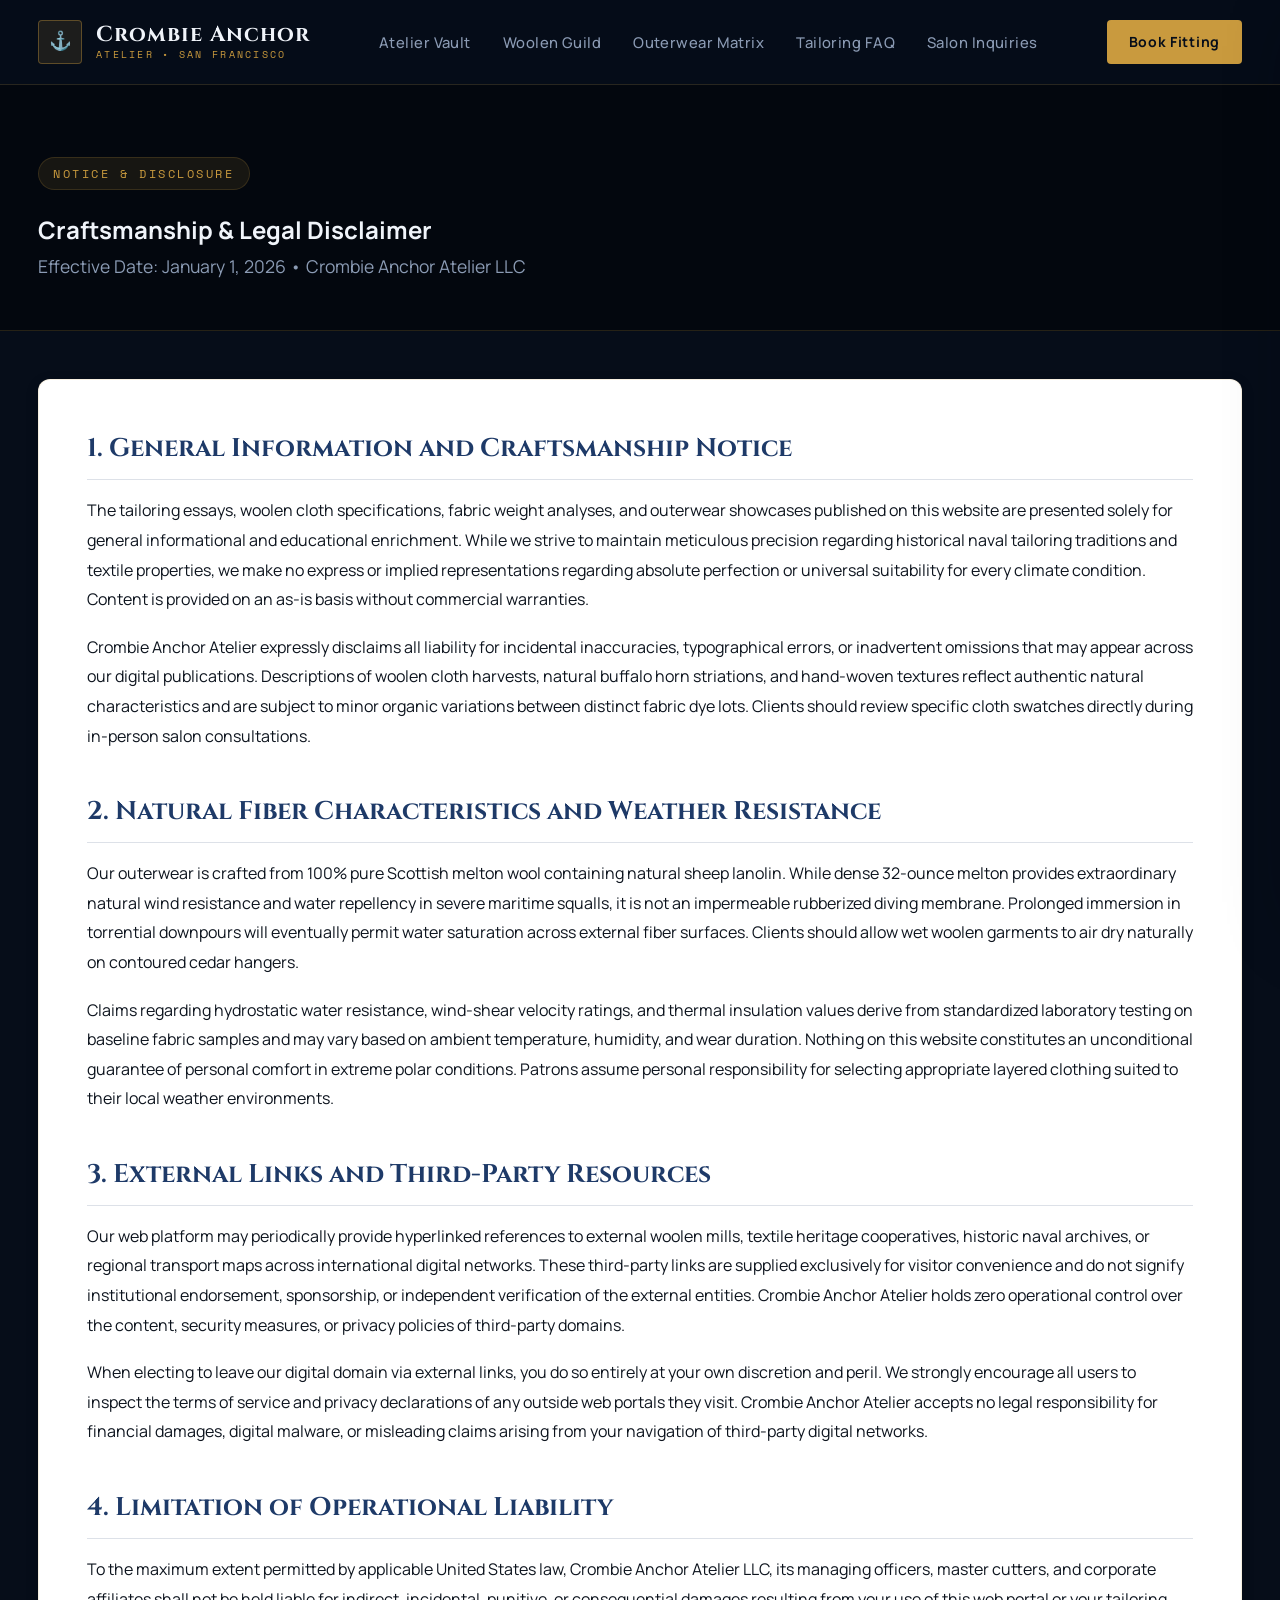
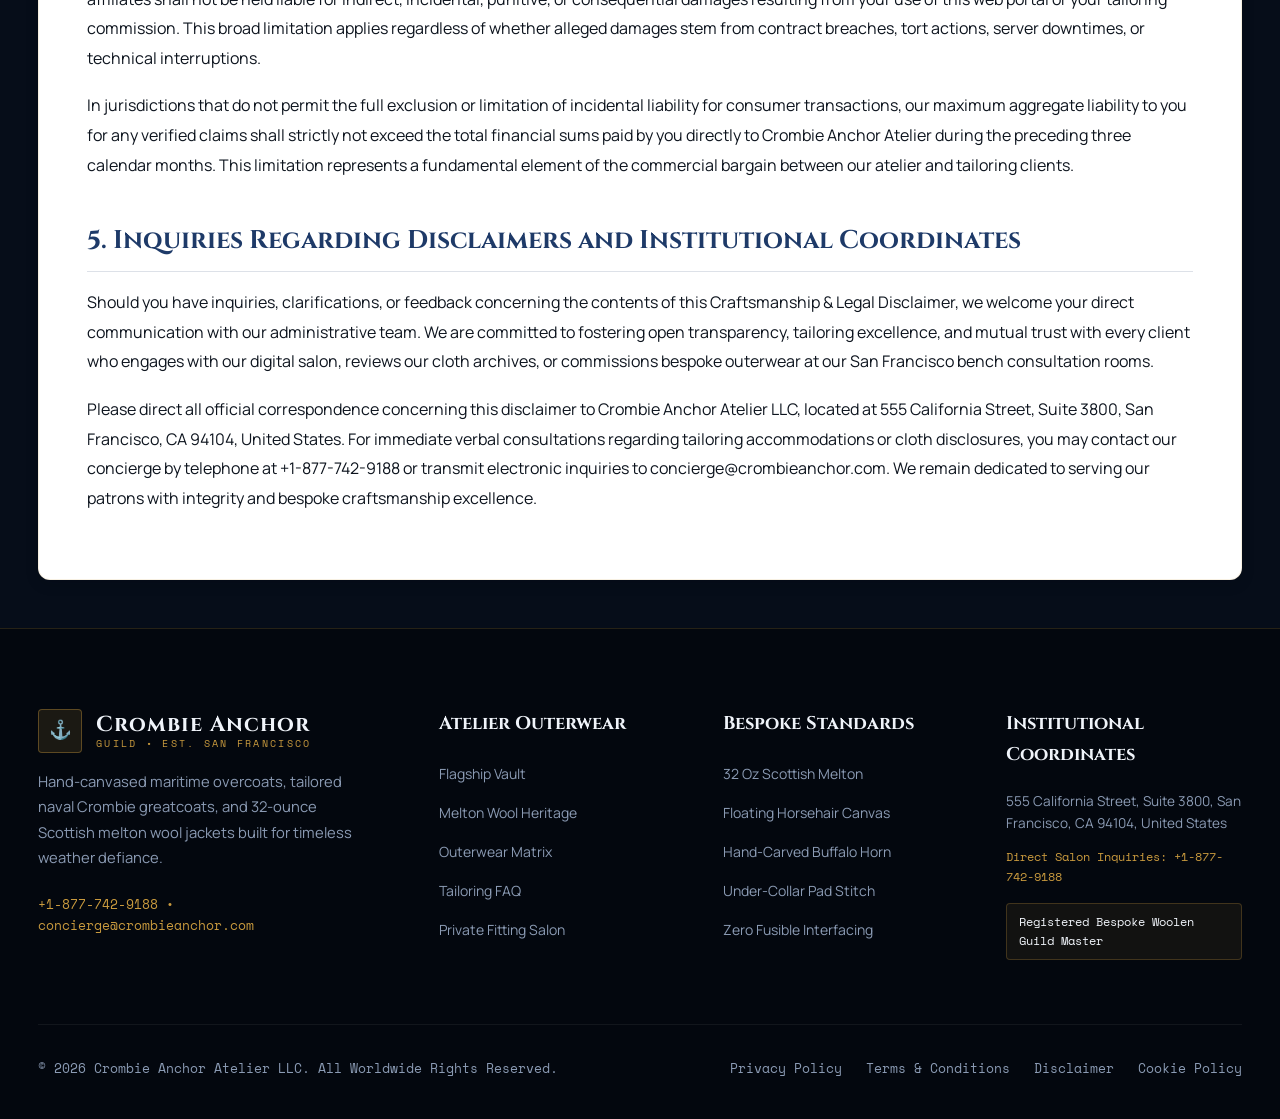
<file: disclaimer.html>
<!DOCTYPE html>
<html lang="en">
<head>
  <meta charset="UTF-8">
  <meta name="viewport" content="width=device-width, initial-scale=1.0">
  <title>Disclaimer | Crombie Anchor</title>
  <meta name="description" content="Legal and craftsmanship disclaimer regarding material variations, weather performance claims, and web content accuracy for Crombie Anchor.">
  <link rel="canonical" href="https://crombieanchor.com/disclaimer.html">
  <!-- Google tag (gtag.js) -->
<script async src="https://www.googletagmanager.com/gtag/js?id=G-0LY0HY7L01"></script>
<script>
  window.dataLayer = window.dataLayer || [];
  function gtag(){dataLayer.push(arguments);}
  gtag('js', new Date());
  gtag('config', 'G-0LY0HY7L01');
</script>
  <link rel="preconnect" href="https://fonts.googleapis.com">
<link rel="preconnect" href="https://fonts.gstatic.com" crossorigin>
<link href="https://fonts.googleapis.com/css2?family=Cinzel:wght@500;600;700;800;900&family=Manrope:wght@300;400;500;600;700&family=Outfit:wght@400;500;600;700&family=Space+Mono:wght@400;700&display=swap" rel="stylesheet">
  <link rel="stylesheet" href="assets/css/style.css">
</head>
<body>
  <!-- Site Header (Rule 11) -->
  <header class="site-header">
    <div class="ca-container">
      <div class="ca-nav-container">
        <a href="index.html" class="ca-brand">
          <div class="ca-brand-crest">⚓</div>
          <div class="ca-brand-text">
            Crombie Anchor
            <small>Atelier &bull; San Francisco</small>
          </div>
        </a>
        <nav class="ca-nav-menu">
          <a href="index.html" class="ca-nav-link ">Atelier Vault</a>
          <a href="about.html" class="ca-nav-link ">Woolen Guild</a>
          <a href="products.html" class="ca-nav-link ">Outerwear Matrix</a>
          <a href="faq.html" class="ca-nav-link ">Tailoring FAQ</a>
          <a href="contact.html" class="ca-nav-link ">Salon Inquiries</a>
        </nav>
        <div style="display: flex; align-items: center; gap: 16px;">
          <a href="contact.html" class="ca-nav-cta">Book Fitting</a>
          <button class="ca-hamburger" id="ca-hamburger" aria-label="Toggle Navigation">
            <span></span>
            <span></span>
            <span></span>
          </button>
        </div>
      </div>
    </div>
  </header>

  <!-- Mobile Drawer (Rule 11) -->
  <div class="mobile-drawer-backdrop" id="mobile-drawer-backdrop"></div>
  <div class="mobile-drawer" id="mobile-drawer">
    <div class="mobile-drawer-header">
      <div class="ca-brand">
        <div class="ca-brand-crest">⚓</div>
        <div class="ca-brand-text">Crombie Anchor</div>
      </div>
      <button class="mobile-drawer-close" id="mobile-drawer-close" aria-label="Close Drawer">&times;</button>
    </div>
    <div class="mobile-drawer-body">
      <a href="index.html" class="mobile-nav-link">Atelier Flagship</a>
      <a href="about.html" class="mobile-nav-link">Woolen Guild &amp; Heritage</a>
      <a href="products.html" class="mobile-nav-link">Outerwear Matrix</a>
      <a href="faq.html" class="mobile-nav-link">Tailoring &amp; Melton FAQ</a>
      <a href="contact.html" class="mobile-nav-link">Salon Fitting Consultation</a>
    </div>
    <div class="mobile-drawer-footer">
      <p style="margin-bottom: 8px; color: var(--ca-brass); font-family: var(--ca-font-mono); font-size: 0.75rem;">SAN FRANCISCO CONCIERGE</p>
      <p style="margin-bottom: 6px;">+1-877-742-9188</p>
      <p><a href="mailto:concierge@crombieanchor.com">concierge@crombieanchor.com</a></p>
    </div>
  </div>

  <main>
    <section class="ca-policy-header">
      <div class="ca-container">
        <span class="ca-tag">Notice &amp; Disclosure</span>
        <h1 class="ca-hero-title">Craftsmanship &amp; Legal <span>Disclaimer</span></h1>
        <p class="ca-hero-desc" style="margin-bottom: 0;">Effective Date: January 1, 2026 &bull; Crombie Anchor Atelier LLC</p>
      </div>
    </section>

    <div class="ca-container">
      <div class="ca-policy-content">
        
        <div class="ca-policy-section">
          <h2>1. General Information and Craftsmanship Notice</h2>
          <p class="ca-policy-p">
            The tailoring essays, woolen cloth specifications, fabric weight analyses, and outerwear showcases published on this website are presented solely for general informational and educational enrichment. While we strive to maintain meticulous precision regarding historical naval tailoring traditions and textile properties, we make no express or implied representations regarding absolute perfection or universal suitability for every climate condition. Content is provided on an as-is basis without commercial warranties.
          </p>
          <p class="ca-policy-p">
            Crombie Anchor Atelier expressly disclaims all liability for incidental inaccuracies, typographical errors, or inadvertent omissions that may appear across our digital publications. Descriptions of woolen cloth harvests, natural buffalo horn striations, and hand-woven textures reflect authentic natural characteristics and are subject to minor organic variations between distinct fabric dye lots. Clients should review specific cloth swatches directly during in-person salon consultations.
          </p>
        </div>

        <div class="ca-policy-section">
          <h2>2. Natural Fiber Characteristics and Weather Resistance</h2>
          <p class="ca-policy-p">
            Our outerwear is crafted from 100% pure Scottish melton wool containing natural sheep lanolin. While dense 32-ounce melton provides extraordinary natural wind resistance and water repellency in severe maritime squalls, it is not an impermeable rubberized diving membrane. Prolonged immersion in torrential downpours will eventually permit water saturation across external fiber surfaces. Clients should allow wet woolen garments to air dry naturally on contoured cedar hangers.
          </p>
          <p class="ca-policy-p">
            Claims regarding hydrostatic water resistance, wind-shear velocity ratings, and thermal insulation values derive from standardized laboratory testing on baseline fabric samples and may vary based on ambient temperature, humidity, and wear duration. Nothing on this website constitutes an unconditional guarantee of personal comfort in extreme polar conditions. Patrons assume personal responsibility for selecting appropriate layered clothing suited to their local weather environments.
          </p>
        </div>

        <div class="ca-policy-section">
          <h2>3. External Links and Third-Party Resources</h2>
          <p class="ca-policy-p">
            Our web platform may periodically provide hyperlinked references to external woolen mills, textile heritage cooperatives, historic naval archives, or regional transport maps across international digital networks. These third-party links are supplied exclusively for visitor convenience and do not signify institutional endorsement, sponsorship, or independent verification of the external entities. Crombie Anchor Atelier holds zero operational control over the content, security measures, or privacy policies of third-party domains.
          </p>
          <p class="ca-policy-p">
            When electing to leave our digital domain via external links, you do so entirely at your own discretion and peril. We strongly encourage all users to inspect the terms of service and privacy declarations of any outside web portals they visit. Crombie Anchor Atelier accepts no legal responsibility for financial damages, digital malware, or misleading claims arising from your navigation of third-party digital networks.
          </p>
        </div>

        <div class="ca-policy-section">
          <h2>4. Limitation of Operational Liability</h2>
          <p class="ca-policy-p">
            To the maximum extent permitted by applicable United States law, Crombie Anchor Atelier LLC, its managing officers, master cutters, and corporate affiliates shall not be held liable for indirect, incidental, punitive, or consequential damages resulting from your use of this web portal or your tailoring commission. This broad limitation applies regardless of whether alleged damages stem from contract breaches, tort actions, server downtimes, or technical interruptions.
          </p>
          <p class="ca-policy-p">
            In jurisdictions that do not permit the full exclusion or limitation of incidental liability for consumer transactions, our maximum aggregate liability to you for any verified claims shall strictly not exceed the total financial sums paid by you directly to Crombie Anchor Atelier during the preceding three calendar months. This limitation represents a fundamental element of the commercial bargain between our atelier and tailoring clients.
          </p>
        </div>

        <div class="ca-policy-section">
          <h2>5. Inquiries Regarding Disclaimers and Institutional Coordinates</h2>
          <p class="ca-policy-p">
            Should you have inquiries, clarifications, or feedback concerning the contents of this Craftsmanship &amp; Legal Disclaimer, we welcome your direct communication with our administrative team. We are committed to fostering open transparency, tailoring excellence, and mutual trust with every client who engages with our digital salon, reviews our cloth archives, or commissions bespoke outerwear at our San Francisco bench consultation rooms.
          </p>
          <p class="ca-policy-p">
            Please direct all official correspondence concerning this disclaimer to Crombie Anchor Atelier LLC, located at 555 California Street, Suite 3800, San Francisco, CA 94104, United States. For immediate verbal consultations regarding tailoring accommodations or cloth disclosures, you may contact our concierge by telephone at +1-877-742-9188 or transmit electronic inquiries to concierge@crombieanchor.com. We remain dedicated to serving our patrons with integrity and bespoke craftsmanship excellence.
          </p>
        </div>

      </div>
    </div>
  </main>

  <!-- Semantic Site Footer -->
  <footer class="ca-footer">
    <div class="ca-container">
      <div class="ca-footer-grid">
        <div class="ca-footer-brand">
          <div class="ca-brand">
            <div class="ca-brand-crest">⚓</div>
            <div class="ca-brand-text">
              Crombie Anchor
              <small>Guild &bull; Est. San Francisco</small>
            </div>
          </div>
          <p>Hand-canvased maritime overcoats, tailored naval Crombie greatcoats, and 32-ounce Scottish melton wool jackets built for timeless weather defiance.</p>
          <div style="font-family: var(--ca-font-mono); font-size: 0.8rem; color: var(--ca-brass);">
            +1-877-742-9188 &bull; concierge@crombieanchor.com
          </div>
        </div>
        <div class="ca-footer-col">
          <h4>Atelier Outerwear</h4>
          <ul class="ca-footer-links">
            <li><a href="index.html">Flagship Vault</a></li>
            <li><a href="about.html">Melton Wool Heritage</a></li>
            <li><a href="products.html">Outerwear Matrix</a></li>
            <li><a href="faq.html">Tailoring FAQ</a></li>
            <li><a href="contact.html">Private Fitting Salon</a></li>
          </ul>
        </div>
        <div class="ca-footer-col">
          <h4>Bespoke Standards</h4>
          <ul class="ca-footer-links">
            <li><a href="about.html">32 Oz Scottish Melton</a></li>
            <li><a href="about.html">Floating Horsehair Canvas</a></li>
            <li><a href="about.html">Hand-Carved Buffalo Horn</a></li>
            <li><a href="about.html">Under-Collar Pad Stitch</a></li>
            <li><a href="about.html">Zero Fusible Interfacing</a></li>
          </ul>
        </div>
        <div class="ca-footer-col">
          <h4>Institutional Coordinates</h4>
          <p style="font-size: 0.85rem; line-height: 1.6; margin-bottom: 12px; color: var(--ca-text-light-muted);">
            555 California Street, Suite 3800, San Francisco, CA 94104, United States
          </p>
          <p style="font-family: var(--ca-font-mono); font-size: 0.75rem; color: var(--ca-brass); margin-bottom: 16px;">
            Direct Salon Inquiries: +1-877-742-9188
          </p>
          <div style="padding: 8px 12px; background: rgba(201,154,62,0.08); border: 1px solid rgba(201,154,62,0.25); border-radius: 4px; font-size: 0.725rem; font-family: var(--ca-font-mono); color: var(--ca-text-light);">
            Registered Bespoke Woolen Guild Master
          </div>
        </div>
      </div>
      <div class="ca-footer-bottom">
        <div>&copy; 2026 Crombie Anchor Atelier LLC. All Worldwide Rights Reserved.</div>
        <div class="ca-footer-legal-links">
          <a href="privacy-policy.html">Privacy Policy</a>
          <a href="terms-and-conditions.html">Terms &amp; Conditions</a>
          <a href="disclaimer.html">Disclaimer</a>
          <a href="cookie-policy.html">Cookie Policy</a>
        </div>
      </div>
    </div>
  </footer>
  <script src="assets/js/script.js"></script>
  <script src="assets/js/main.js"></script>
</body>
</html>
</file>
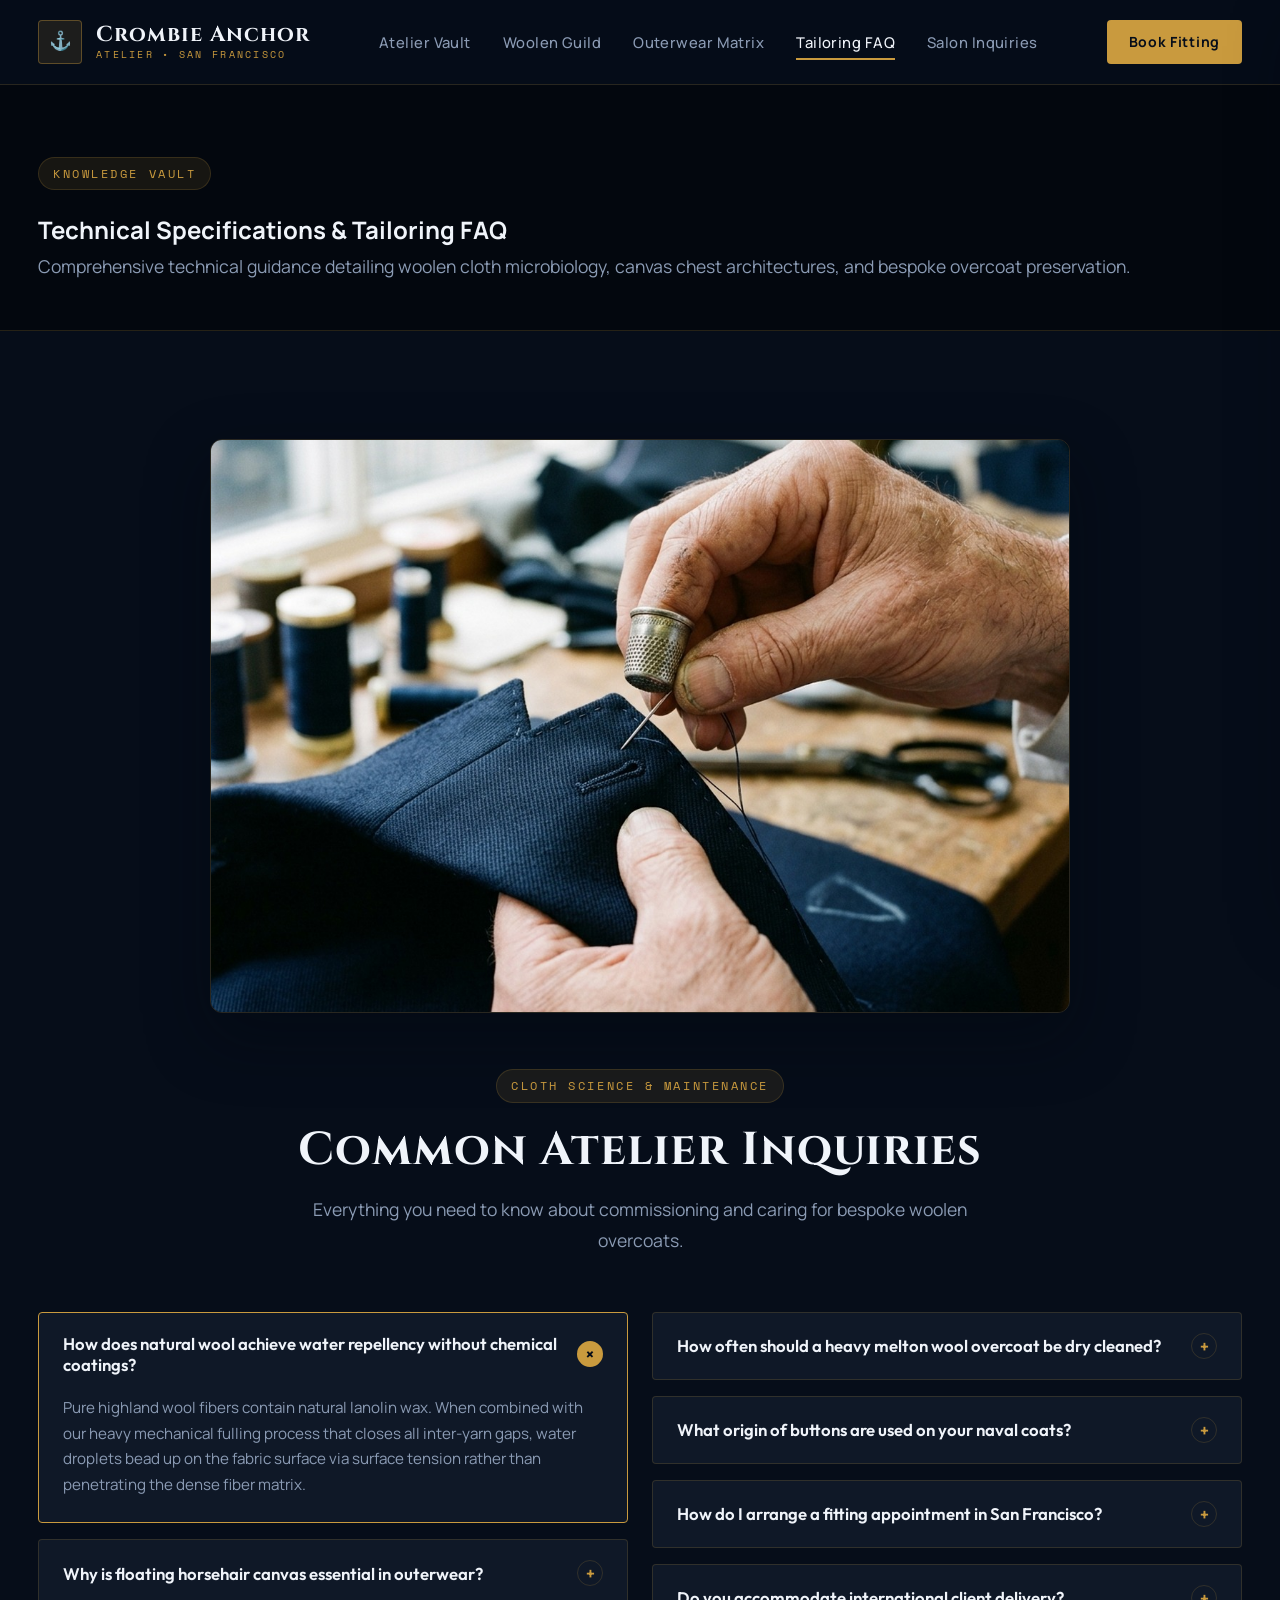
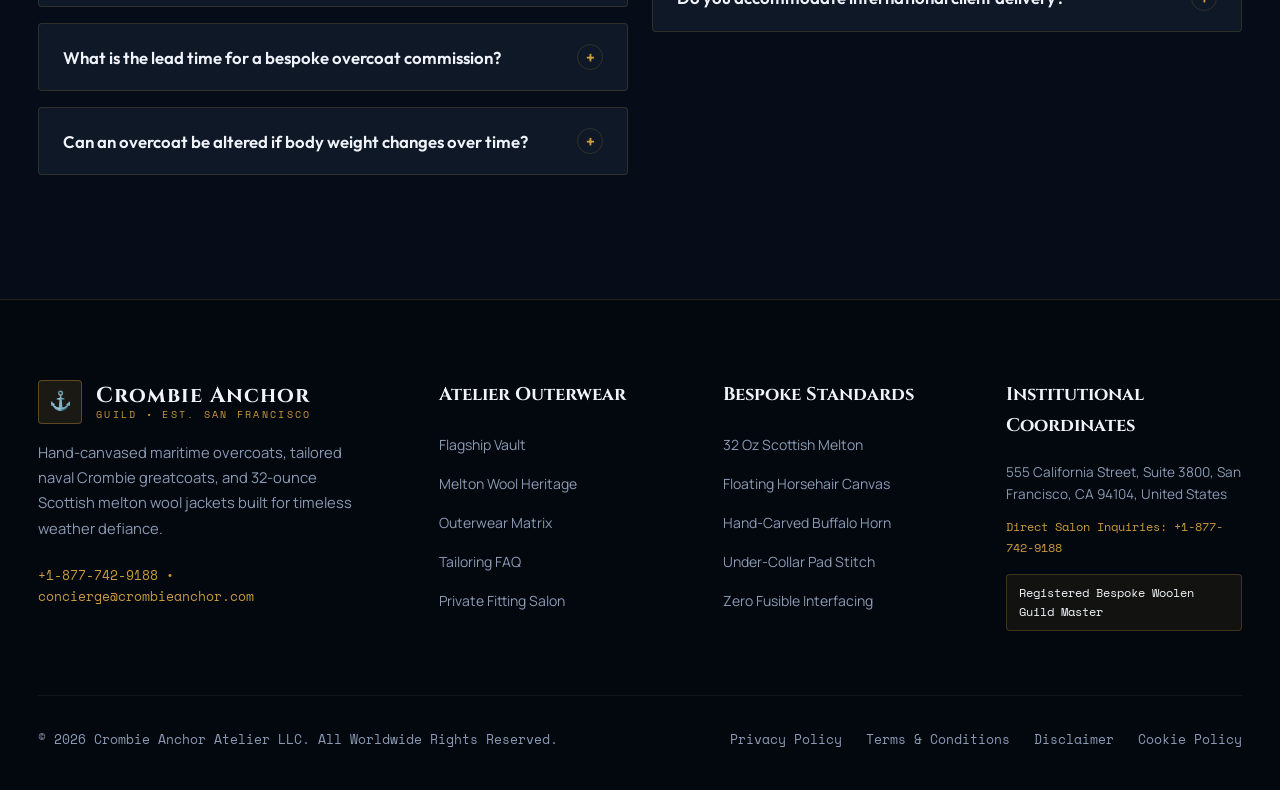
<file: faq.html>
<!DOCTYPE html>
<html lang="en">
<head>
  <meta charset="UTF-8">
  <meta name="viewport" content="width=device-width, initial-scale=1.0">
  <title>Outerwear &amp; Tailoring FAQ | Crombie Anchor</title>
  <meta name="description" content="Technical questions answered regarding Scottish melton wool, floating horsehair canvas, overcoat care, and bespoke fitting at Crombie Anchor.">
  <link rel="canonical" href="https://crombieanchor.com/faq.html">
  <!-- Google tag (gtag.js) -->
<script async src="https://www.googletagmanager.com/gtag/js?id=G-0LY0HY7L01"></script>
<script>
  window.dataLayer = window.dataLayer || [];
  function gtag(){dataLayer.push(arguments);}
  gtag('js', new Date());
  gtag('config', 'G-0LY0HY7L01');
</script>
  <link rel="preconnect" href="https://fonts.googleapis.com">
<link rel="preconnect" href="https://fonts.gstatic.com" crossorigin>
<link href="https://fonts.googleapis.com/css2?family=Cinzel:wght@500;600;700;800;900&family=Manrope:wght@300;400;500;600;700&family=Outfit:wght@400;500;600;700&family=Space+Mono:wght@400;700&display=swap" rel="stylesheet">
  <link rel="stylesheet" href="assets/css/style.css">
</head>
<body>
  <!-- Site Header (Rule 11) -->
  <header class="site-header">
    <div class="ca-container">
      <div class="ca-nav-container">
        <a href="index.html" class="ca-brand">
          <div class="ca-brand-crest">⚓</div>
          <div class="ca-brand-text">
            Crombie Anchor
            <small>Atelier &bull; San Francisco</small>
          </div>
        </a>
        <nav class="ca-nav-menu">
          <a href="index.html" class="ca-nav-link ">Atelier Vault</a>
          <a href="about.html" class="ca-nav-link ">Woolen Guild</a>
          <a href="products.html" class="ca-nav-link ">Outerwear Matrix</a>
          <a href="faq.html" class="ca-nav-link active">Tailoring FAQ</a>
          <a href="contact.html" class="ca-nav-link ">Salon Inquiries</a>
        </nav>
        <div style="display: flex; align-items: center; gap: 16px;">
          <a href="contact.html" class="ca-nav-cta">Book Fitting</a>
          <button class="ca-hamburger" id="ca-hamburger" aria-label="Toggle Navigation">
            <span></span>
            <span></span>
            <span></span>
          </button>
        </div>
      </div>
    </div>
  </header>

  <!-- Mobile Drawer (Rule 11) -->
  <div class="mobile-drawer-backdrop" id="mobile-drawer-backdrop"></div>
  <div class="mobile-drawer" id="mobile-drawer">
    <div class="mobile-drawer-header">
      <div class="ca-brand">
        <div class="ca-brand-crest">⚓</div>
        <div class="ca-brand-text">Crombie Anchor</div>
      </div>
      <button class="mobile-drawer-close" id="mobile-drawer-close" aria-label="Close Drawer">&times;</button>
    </div>
    <div class="mobile-drawer-body">
      <a href="index.html" class="mobile-nav-link">Atelier Flagship</a>
      <a href="about.html" class="mobile-nav-link">Woolen Guild &amp; Heritage</a>
      <a href="products.html" class="mobile-nav-link">Outerwear Matrix</a>
      <a href="faq.html" class="mobile-nav-link">Tailoring &amp; Melton FAQ</a>
      <a href="contact.html" class="mobile-nav-link">Salon Fitting Consultation</a>
    </div>
    <div class="mobile-drawer-footer">
      <p style="margin-bottom: 8px; color: var(--ca-brass); font-family: var(--ca-font-mono); font-size: 0.75rem;">SAN FRANCISCO CONCIERGE</p>
      <p style="margin-bottom: 6px;">+1-877-742-9188</p>
      <p><a href="mailto:concierge@crombieanchor.com">concierge@crombieanchor.com</a></p>
    </div>
  </div>

  <main>
    <section class="ca-policy-header">
      <div class="ca-container">
        <span class="ca-tag">Knowledge Vault</span>
        <h1 class="ca-hero-title">Technical Specifications &amp; <span>Tailoring FAQ</span></h1>
        <p class="ca-hero-desc" style="margin-bottom: 0;">
          Comprehensive technical guidance detailing woolen cloth microbiology, canvas chest architectures, and bespoke overcoat preservation.
        </p>
      </div>
    </section>

    <!-- FAQ Section with Asset 20 (Hydrostatic Wool Water Repellency Macro) -->
    <section class="ca-section ca-section-dark">
      <div class="ca-container">
        <div style="max-width: 860px; margin: 0 auto 56px auto; border-radius: var(--ca-radius-md); overflow: hidden; border: 1px solid var(--ca-border-dark); box-shadow: var(--ca-shadow-lg);">
          <img src="assets/images/crombieanchor_asset_20.jpg" alt="Hydrostatic test demonstration water droplets beading and rolling off dense lanolin melton wool" width="1200" height="800">
        </div>

        <div class="ca-section-header" style="text-align: center;">
          <span class="ca-tag">Cloth Science &amp; Maintenance</span>
          <h2 class="ca-section-title">Common Atelier Inquiries</h2>
          <p class="ca-section-subtitle" style="margin: 0 auto;">Everything you need to know about commissioning and caring for bespoke woolen overcoats.</p>
        </div>

        <div class="ca-faq-dual-columns">
          <div>
            <div class="ca-accordion-item active">
              <button class="ca-accordion-header">
                <span>How does natural wool achieve water repellency without chemical coatings?</span>
                <span class="ca-accordion-icon">+</span>
              </button>
              <div class="ca-accordion-body">
                <p>Pure highland wool fibers contain natural lanolin wax. When combined with our heavy mechanical fulling process that closes all inter-yarn gaps, water droplets bead up on the fabric surface via surface tension rather than penetrating the dense fiber matrix.</p>
              </div>
            </div>

            <div class="ca-accordion-item">
              <button class="ca-accordion-header">
                <span>Why is floating horsehair canvas essential in outerwear?</span>
                <span class="ca-accordion-icon">+</span>
              </button>
              <div class="ca-accordion-body">
                <p>Cheap modern coats fuse synthetic plastic glue between the outer fabric and lining, which turns stiff, bubbles in humidity, and separates after dry cleaning. Floating horsehair canvas is hand-stitched loosely to the wool, allowing the coat to breathe and drape organically.</p>
              </div>
            </div>

            <div class="ca-accordion-item">
              <button class="ca-accordion-header">
                <span>What is the lead time for a bespoke overcoat commission?</span>
                <span class="ca-accordion-icon">+</span>
              </button>
              <div class="ca-accordion-body">
                <p>From initial measurements to final delivery, a bespoke Crombie overcoat requires six to eight weeks of intensive bench tailoring, encompassing hand pattern drafting, multiple canvas fittings, and over sixty hours of skilled manual stitchcraft.</p>
              </div>
            </div>

            <div class="ca-accordion-item">
              <button class="ca-accordion-header">
                <span>Can an overcoat be altered if body weight changes over time?</span>
                <span class="ca-accordion-icon">+</span>
              </button>
              <div class="ca-accordion-body">
                <p>Yes. All Crombie Anchor coats are constructed with generous interior seam inlay allowances of up to two inches along the side seams and back seam, enabling our cutters to let out or take in the silhouette across decades of wear.</p>
              </div>
            </div>
          </div>

          <div>
            <div class="ca-accordion-item">
              <button class="ca-accordion-header">
                <span>How often should a heavy melton wool overcoat be dry cleaned?</span>
                <span class="ca-accordion-icon">+</span>
              </button>
              <div class="ca-accordion-body">
                <p>We advise dry cleaning no more than once per year at the conclusion of the winter season. Frequent chemical immersion strips natural lanolin oils from the wool fibers; routine maintenance should consist of brushing with a natural boar-bristle garment brush.</p>
              </div>
            </div>

            <div class="ca-accordion-item">
              <button class="ca-accordion-header">
                <span>What origin of buttons are used on your naval coats?</span>
                <span class="ca-accordion-icon">+</span>
              </button>
              <div class="ca-accordion-body">
                <p>We source authentic water buffalo horn from certified ethical ranches, individually lathe-carved and hand-shanked with waxed linen thread. On naval military models, we utilize cold-forged solid brass buttons bearing historic anchor insignia.</p>
              </div>
            </div>

            <div class="ca-accordion-item">
              <button class="ca-accordion-header">
                <span>How do I arrange a fitting appointment in San Francisco?</span>
                <span class="ca-accordion-icon">+</span>
              </button>
              <div class="ca-accordion-body">
                <p>Private fittings are hosted on the 38th floor of 555 California Street in the downtown financial district of San Francisco. Appointments can be scheduled by contacting our direct telephone concierge or submitting our online fitting request form.</p>
              </div>
            </div>

            <div class="ca-accordion-item">
              <button class="ca-accordion-header">
                <span>Do you accommodate international client delivery?</span>
                <span class="ca-accordion-icon">+</span>
              </button>
              <div class="ca-accordion-body">
                <p>We ship completed bespoke outerwear globally using insured priority air couriers. Every coat travels inside our custom vegetable-tanned bridle leather garment carrier accompanied by a personalized certificate of Scottish cloth provenance.</p>
              </div>
            </div>
          </div>
        </div>
      </div>
    </section>
  </main>

  <!-- Semantic Site Footer -->
  <footer class="ca-footer">
    <div class="ca-container">
      <div class="ca-footer-grid">
        <div class="ca-footer-brand">
          <div class="ca-brand">
            <div class="ca-brand-crest">⚓</div>
            <div class="ca-brand-text">
              Crombie Anchor
              <small>Guild &bull; Est. San Francisco</small>
            </div>
          </div>
          <p>Hand-canvased maritime overcoats, tailored naval Crombie greatcoats, and 32-ounce Scottish melton wool jackets built for timeless weather defiance.</p>
          <div style="font-family: var(--ca-font-mono); font-size: 0.8rem; color: var(--ca-brass);">
            +1-877-742-9188 &bull; concierge@crombieanchor.com
          </div>
        </div>
        <div class="ca-footer-col">
          <h4>Atelier Outerwear</h4>
          <ul class="ca-footer-links">
            <li><a href="index.html">Flagship Vault</a></li>
            <li><a href="about.html">Melton Wool Heritage</a></li>
            <li><a href="products.html">Outerwear Matrix</a></li>
            <li><a href="faq.html">Tailoring FAQ</a></li>
            <li><a href="contact.html">Private Fitting Salon</a></li>
          </ul>
        </div>
        <div class="ca-footer-col">
          <h4>Bespoke Standards</h4>
          <ul class="ca-footer-links">
            <li><a href="about.html">32 Oz Scottish Melton</a></li>
            <li><a href="about.html">Floating Horsehair Canvas</a></li>
            <li><a href="about.html">Hand-Carved Buffalo Horn</a></li>
            <li><a href="about.html">Under-Collar Pad Stitch</a></li>
            <li><a href="about.html">Zero Fusible Interfacing</a></li>
          </ul>
        </div>
        <div class="ca-footer-col">
          <h4>Institutional Coordinates</h4>
          <p style="font-size: 0.85rem; line-height: 1.6; margin-bottom: 12px; color: var(--ca-text-light-muted);">
            555 California Street, Suite 3800, San Francisco, CA 94104, United States
          </p>
          <p style="font-family: var(--ca-font-mono); font-size: 0.75rem; color: var(--ca-brass); margin-bottom: 16px;">
            Direct Salon Inquiries: +1-877-742-9188
          </p>
          <div style="padding: 8px 12px; background: rgba(201,154,62,0.08); border: 1px solid rgba(201,154,62,0.25); border-radius: 4px; font-size: 0.725rem; font-family: var(--ca-font-mono); color: var(--ca-text-light);">
            Registered Bespoke Woolen Guild Master
          </div>
        </div>
      </div>
      <div class="ca-footer-bottom">
        <div>&copy; 2026 Crombie Anchor Atelier LLC. All Worldwide Rights Reserved.</div>
        <div class="ca-footer-legal-links">
          <a href="privacy-policy.html">Privacy Policy</a>
          <a href="terms-and-conditions.html">Terms &amp; Conditions</a>
          <a href="disclaimer.html">Disclaimer</a>
          <a href="cookie-policy.html">Cookie Policy</a>
        </div>
      </div>
    </div>
  </footer>
  <script src="assets/js/script.js"></script>
  <script src="assets/js/main.js"></script>
</body>
</html>
</file>
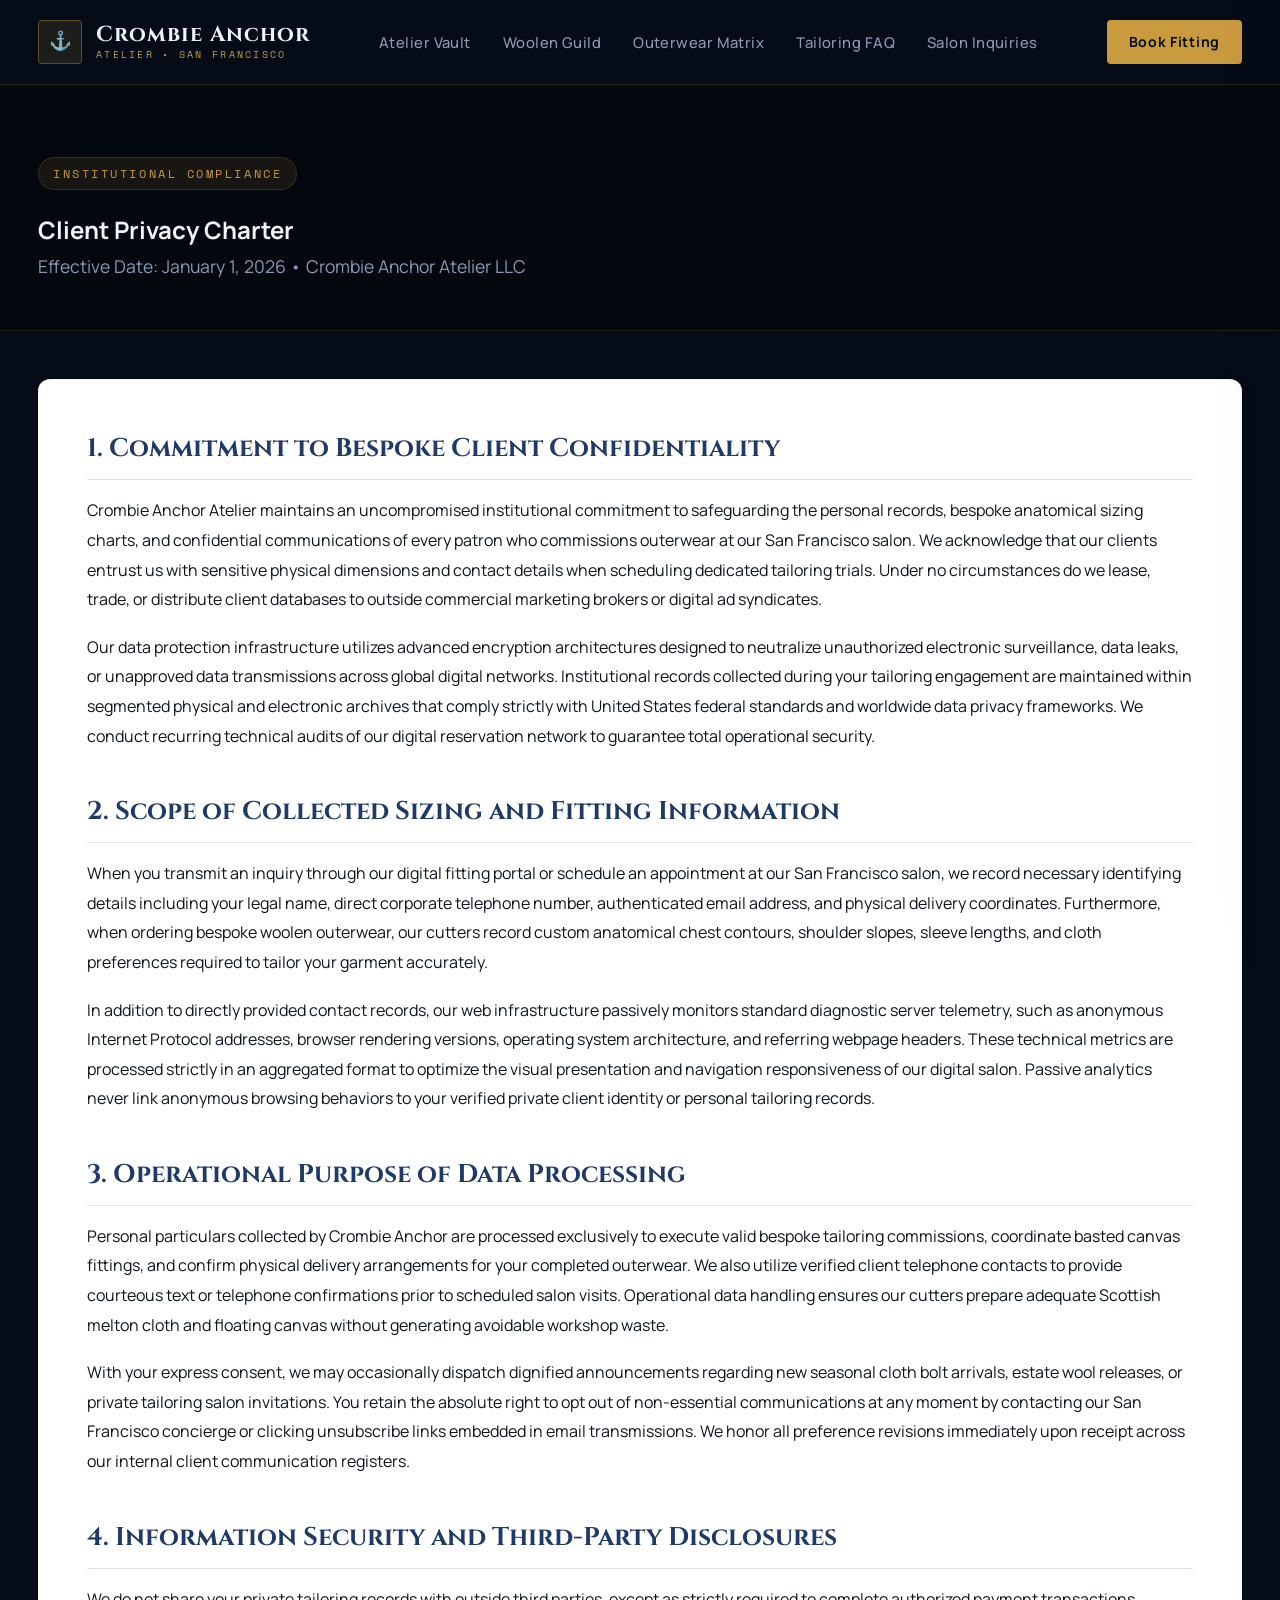
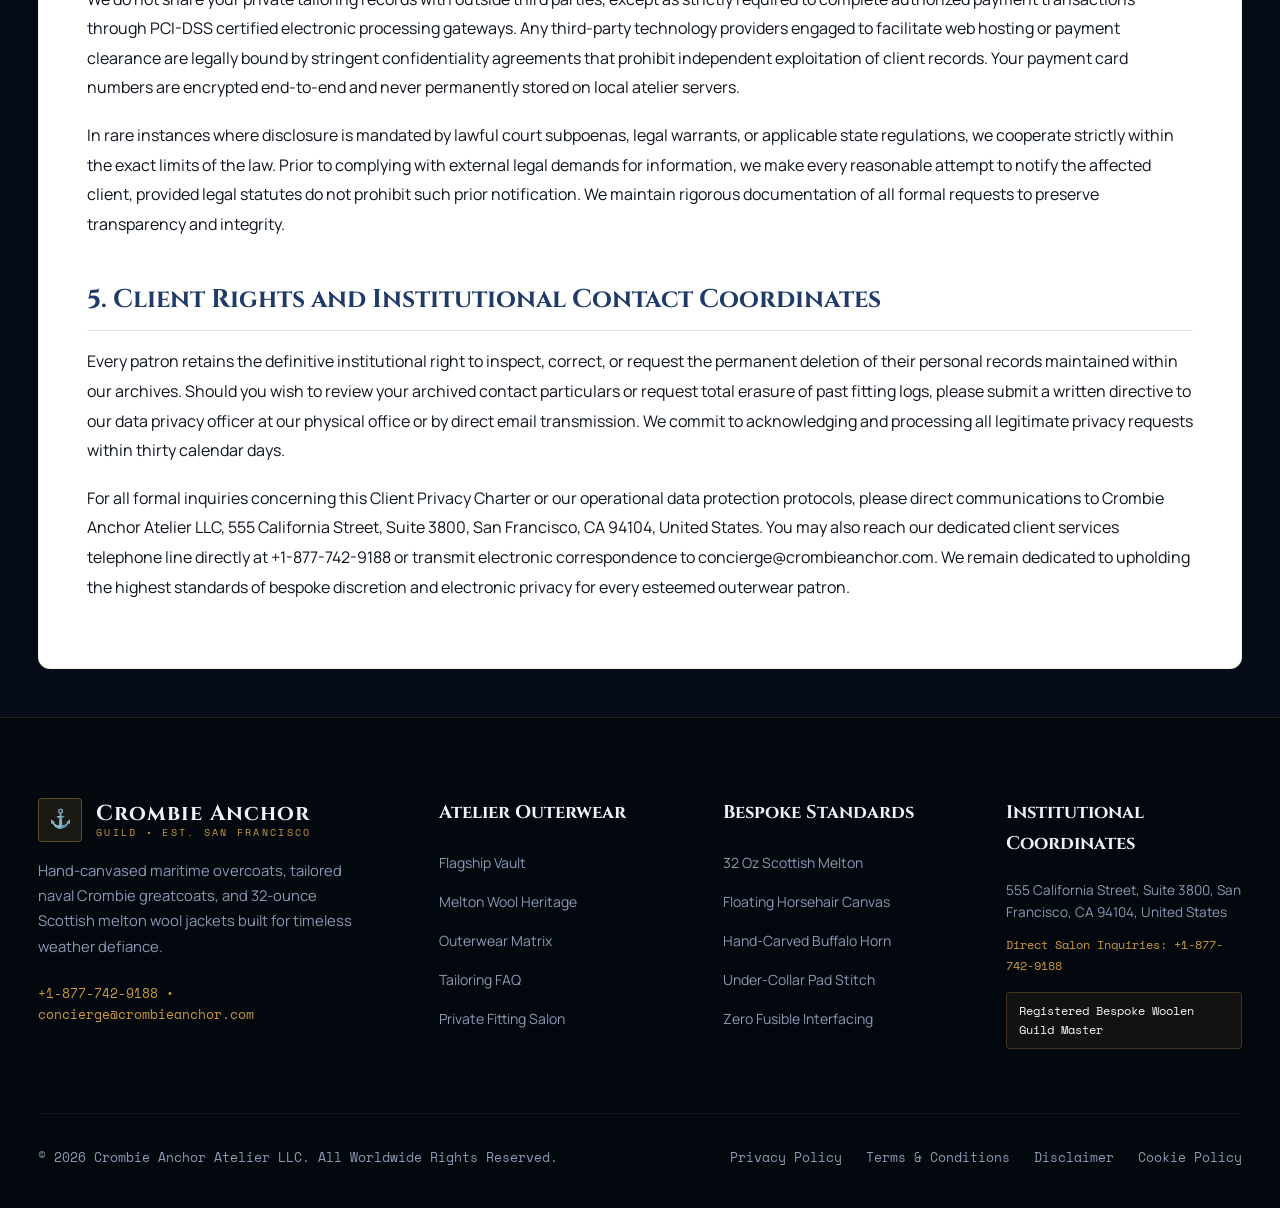
<file: privacy-policy.html>
<!DOCTYPE html>
<html lang="en">
<head>
  <meta charset="UTF-8">
  <meta name="viewport" content="width=device-width, initial-scale=1.0">
  <title>Privacy Policy | Crombie Anchor</title>
  <meta name="description" content="Privacy Policy for Crombie Anchor Atelier &amp; Guild. Review our institutional client data protection standards, fitting confidentiality, and security safeguards.">
  <link rel="canonical" href="https://crombieanchor.com/privacy-policy.html">
  <!-- Google tag (gtag.js) -->
<script async src="https://www.googletagmanager.com/gtag/js?id=G-0LY0HY7L01"></script>
<script>
  window.dataLayer = window.dataLayer || [];
  function gtag(){dataLayer.push(arguments);}
  gtag('js', new Date());
  gtag('config', 'G-0LY0HY7L01');
</script>
  <link rel="preconnect" href="https://fonts.googleapis.com">
<link rel="preconnect" href="https://fonts.gstatic.com" crossorigin>
<link href="https://fonts.googleapis.com/css2?family=Cinzel:wght@500;600;700;800;900&family=Manrope:wght@300;400;500;600;700&family=Outfit:wght@400;500;600;700&family=Space+Mono:wght@400;700&display=swap" rel="stylesheet">
  <link rel="stylesheet" href="assets/css/style.css">
</head>
<body>
  <!-- Site Header (Rule 11) -->
  <header class="site-header">
    <div class="ca-container">
      <div class="ca-nav-container">
        <a href="index.html" class="ca-brand">
          <div class="ca-brand-crest">⚓</div>
          <div class="ca-brand-text">
            Crombie Anchor
            <small>Atelier &bull; San Francisco</small>
          </div>
        </a>
        <nav class="ca-nav-menu">
          <a href="index.html" class="ca-nav-link ">Atelier Vault</a>
          <a href="about.html" class="ca-nav-link ">Woolen Guild</a>
          <a href="products.html" class="ca-nav-link ">Outerwear Matrix</a>
          <a href="faq.html" class="ca-nav-link ">Tailoring FAQ</a>
          <a href="contact.html" class="ca-nav-link ">Salon Inquiries</a>
        </nav>
        <div style="display: flex; align-items: center; gap: 16px;">
          <a href="contact.html" class="ca-nav-cta">Book Fitting</a>
          <button class="ca-hamburger" id="ca-hamburger" aria-label="Toggle Navigation">
            <span></span>
            <span></span>
            <span></span>
          </button>
        </div>
      </div>
    </div>
  </header>

  <!-- Mobile Drawer (Rule 11) -->
  <div class="mobile-drawer-backdrop" id="mobile-drawer-backdrop"></div>
  <div class="mobile-drawer" id="mobile-drawer">
    <div class="mobile-drawer-header">
      <div class="ca-brand">
        <div class="ca-brand-crest">⚓</div>
        <div class="ca-brand-text">Crombie Anchor</div>
      </div>
      <button class="mobile-drawer-close" id="mobile-drawer-close" aria-label="Close Drawer">&times;</button>
    </div>
    <div class="mobile-drawer-body">
      <a href="index.html" class="mobile-nav-link">Atelier Flagship</a>
      <a href="about.html" class="mobile-nav-link">Woolen Guild &amp; Heritage</a>
      <a href="products.html" class="mobile-nav-link">Outerwear Matrix</a>
      <a href="faq.html" class="mobile-nav-link">Tailoring &amp; Melton FAQ</a>
      <a href="contact.html" class="mobile-nav-link">Salon Fitting Consultation</a>
    </div>
    <div class="mobile-drawer-footer">
      <p style="margin-bottom: 8px; color: var(--ca-brass); font-family: var(--ca-font-mono); font-size: 0.75rem;">SAN FRANCISCO CONCIERGE</p>
      <p style="margin-bottom: 6px;">+1-877-742-9188</p>
      <p><a href="mailto:concierge@crombieanchor.com">concierge@crombieanchor.com</a></p>
    </div>
  </div>

  <main>
    <section class="ca-policy-header">
      <div class="ca-container">
        <span class="ca-tag">Institutional Compliance</span>
        <h1 class="ca-hero-title">Client Privacy <span>Charter</span></h1>
        <p class="ca-hero-desc" style="margin-bottom: 0;">Effective Date: January 1, 2026 &bull; Crombie Anchor Atelier LLC</p>
      </div>
    </section>

    <div class="ca-container">
      <div class="ca-policy-content">
        
        <div class="ca-policy-section">
          <h2>1. Commitment to Bespoke Client Confidentiality</h2>
          <p class="ca-policy-p">
            Crombie Anchor Atelier maintains an uncompromised institutional commitment to safeguarding the personal records, bespoke anatomical sizing charts, and confidential communications of every patron who commissions outerwear at our San Francisco salon. We acknowledge that our clients entrust us with sensitive physical dimensions and contact details when scheduling dedicated tailoring trials. Under no circumstances do we lease, trade, or distribute client databases to outside commercial marketing brokers or digital ad syndicates.
          </p>
          <p class="ca-policy-p">
            Our data protection infrastructure utilizes advanced encryption architectures designed to neutralize unauthorized electronic surveillance, data leaks, or unapproved data transmissions across global digital networks. Institutional records collected during your tailoring engagement are maintained within segmented physical and electronic archives that comply strictly with United States federal standards and worldwide data privacy frameworks. We conduct recurring technical audits of our digital reservation network to guarantee total operational security.
          </p>
        </div>

        <div class="ca-policy-section">
          <h2>2. Scope of Collected Sizing and Fitting Information</h2>
          <p class="ca-policy-p">
            When you transmit an inquiry through our digital fitting portal or schedule an appointment at our San Francisco salon, we record necessary identifying details including your legal name, direct corporate telephone number, authenticated email address, and physical delivery coordinates. Furthermore, when ordering bespoke woolen outerwear, our cutters record custom anatomical chest contours, shoulder slopes, sleeve lengths, and cloth preferences required to tailor your garment accurately.
          </p>
          <p class="ca-policy-p">
            In addition to directly provided contact records, our web infrastructure passively monitors standard diagnostic server telemetry, such as anonymous Internet Protocol addresses, browser rendering versions, operating system architecture, and referring webpage headers. These technical metrics are processed strictly in an aggregated format to optimize the visual presentation and navigation responsiveness of our digital salon. Passive analytics never link anonymous browsing behaviors to your verified private client identity or personal tailoring records.
          </p>
        </div>

        <div class="ca-policy-section">
          <h2>3. Operational Purpose of Data Processing</h2>
          <p class="ca-policy-p">
            Personal particulars collected by Crombie Anchor are processed exclusively to execute valid bespoke tailoring commissions, coordinate basted canvas fittings, and confirm physical delivery arrangements for your completed outerwear. We also utilize verified client telephone contacts to provide courteous text or telephone confirmations prior to scheduled salon visits. Operational data handling ensures our cutters prepare adequate Scottish melton cloth and floating canvas without generating avoidable workshop waste.
          </p>
          <p class="ca-policy-p">
            With your express consent, we may occasionally dispatch dignified announcements regarding new seasonal cloth bolt arrivals, estate wool releases, or private tailoring salon invitations. You retain the absolute right to opt out of non-essential communications at any moment by contacting our San Francisco concierge or clicking unsubscribe links embedded in email transmissions. We honor all preference revisions immediately upon receipt across our internal client communication registers.
          </p>
        </div>

        <div class="ca-policy-section">
          <h2>4. Information Security and Third-Party Disclosures</h2>
          <p class="ca-policy-p">
            We do not share your private tailoring records with outside third parties, except as strictly required to complete authorized payment transactions through PCI-DSS certified electronic processing gateways. Any third-party technology providers engaged to facilitate web hosting or payment clearance are legally bound by stringent confidentiality agreements that prohibit independent exploitation of client records. Your payment card numbers are encrypted end-to-end and never permanently stored on local atelier servers.
          </p>
          <p class="ca-policy-p">
            In rare instances where disclosure is mandated by lawful court subpoenas, legal warrants, or applicable state regulations, we cooperate strictly within the exact limits of the law. Prior to complying with external legal demands for information, we make every reasonable attempt to notify the affected client, provided legal statutes do not prohibit such prior notification. We maintain rigorous documentation of all formal requests to preserve transparency and integrity.
          </p>
        </div>

        <div class="ca-policy-section">
          <h2>5. Client Rights and Institutional Contact Coordinates</h2>
          <p class="ca-policy-p">
            Every patron retains the definitive institutional right to inspect, correct, or request the permanent deletion of their personal records maintained within our archives. Should you wish to review your archived contact particulars or request total erasure of past fitting logs, please submit a written directive to our data privacy officer at our physical office or by direct email transmission. We commit to acknowledging and processing all legitimate privacy requests within thirty calendar days.
          </p>
          <p class="ca-policy-p">
            For all formal inquiries concerning this Client Privacy Charter or our operational data protection protocols, please direct communications to Crombie Anchor Atelier LLC, 555 California Street, Suite 3800, San Francisco, CA 94104, United States. You may also reach our dedicated client services telephone line directly at +1-877-742-9188 or transmit electronic correspondence to concierge@crombieanchor.com. We remain dedicated to upholding the highest standards of bespoke discretion and electronic privacy for every esteemed outerwear patron.
          </p>
        </div>

      </div>
    </div>
  </main>

  <!-- Semantic Site Footer -->
  <footer class="ca-footer">
    <div class="ca-container">
      <div class="ca-footer-grid">
        <div class="ca-footer-brand">
          <div class="ca-brand">
            <div class="ca-brand-crest">⚓</div>
            <div class="ca-brand-text">
              Crombie Anchor
              <small>Guild &bull; Est. San Francisco</small>
            </div>
          </div>
          <p>Hand-canvased maritime overcoats, tailored naval Crombie greatcoats, and 32-ounce Scottish melton wool jackets built for timeless weather defiance.</p>
          <div style="font-family: var(--ca-font-mono); font-size: 0.8rem; color: var(--ca-brass);">
            +1-877-742-9188 &bull; concierge@crombieanchor.com
          </div>
        </div>
        <div class="ca-footer-col">
          <h4>Atelier Outerwear</h4>
          <ul class="ca-footer-links">
            <li><a href="index.html">Flagship Vault</a></li>
            <li><a href="about.html">Melton Wool Heritage</a></li>
            <li><a href="products.html">Outerwear Matrix</a></li>
            <li><a href="faq.html">Tailoring FAQ</a></li>
            <li><a href="contact.html">Private Fitting Salon</a></li>
          </ul>
        </div>
        <div class="ca-footer-col">
          <h4>Bespoke Standards</h4>
          <ul class="ca-footer-links">
            <li><a href="about.html">32 Oz Scottish Melton</a></li>
            <li><a href="about.html">Floating Horsehair Canvas</a></li>
            <li><a href="about.html">Hand-Carved Buffalo Horn</a></li>
            <li><a href="about.html">Under-Collar Pad Stitch</a></li>
            <li><a href="about.html">Zero Fusible Interfacing</a></li>
          </ul>
        </div>
        <div class="ca-footer-col">
          <h4>Institutional Coordinates</h4>
          <p style="font-size: 0.85rem; line-height: 1.6; margin-bottom: 12px; color: var(--ca-text-light-muted);">
            555 California Street, Suite 3800, San Francisco, CA 94104, United States
          </p>
          <p style="font-family: var(--ca-font-mono); font-size: 0.75rem; color: var(--ca-brass); margin-bottom: 16px;">
            Direct Salon Inquiries: +1-877-742-9188
          </p>
          <div style="padding: 8px 12px; background: rgba(201,154,62,0.08); border: 1px solid rgba(201,154,62,0.25); border-radius: 4px; font-size: 0.725rem; font-family: var(--ca-font-mono); color: var(--ca-text-light);">
            Registered Bespoke Woolen Guild Master
          </div>
        </div>
      </div>
      <div class="ca-footer-bottom">
        <div>&copy; 2026 Crombie Anchor Atelier LLC. All Worldwide Rights Reserved.</div>
        <div class="ca-footer-legal-links">
          <a href="privacy-policy.html">Privacy Policy</a>
          <a href="terms-and-conditions.html">Terms &amp; Conditions</a>
          <a href="disclaimer.html">Disclaimer</a>
          <a href="cookie-policy.html">Cookie Policy</a>
        </div>
      </div>
    </div>
  </footer>
  <script src="assets/js/script.js"></script>
  <script src="assets/js/main.js"></script>
</body>
</html>
</file>
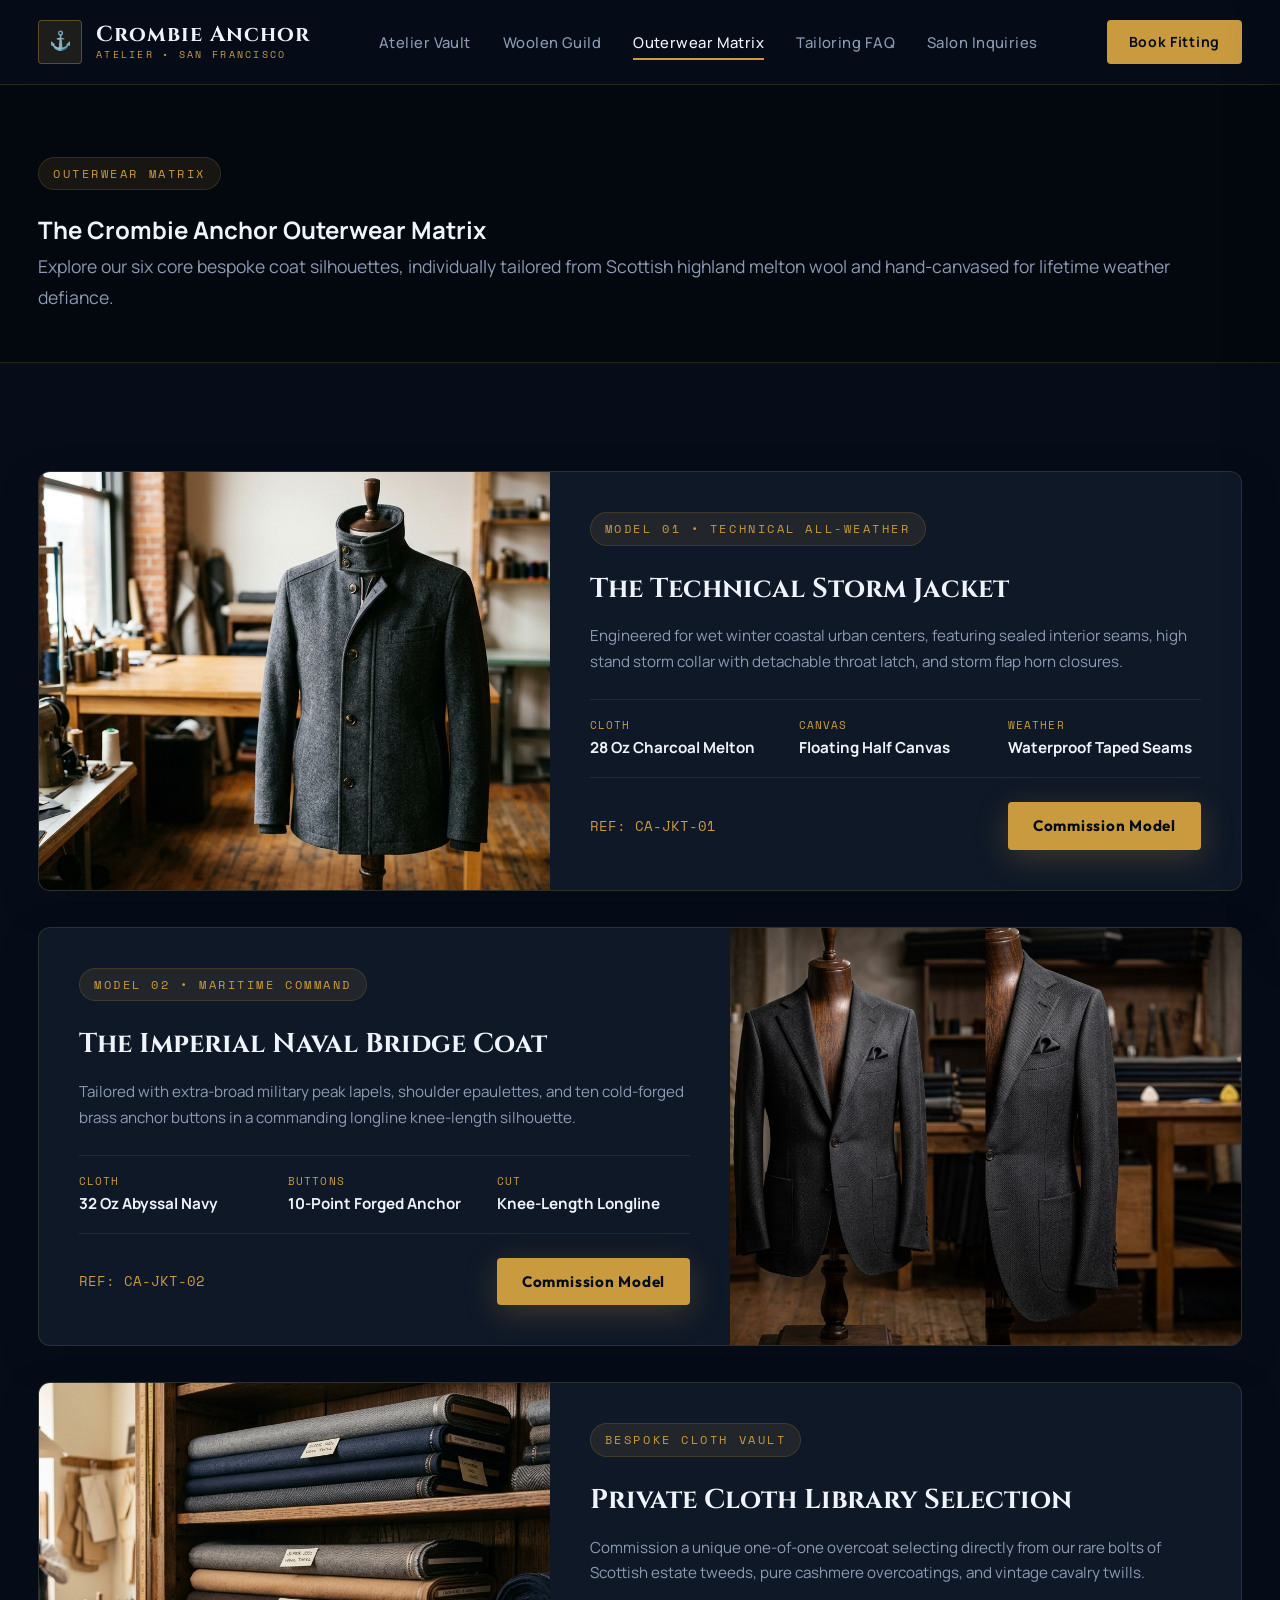
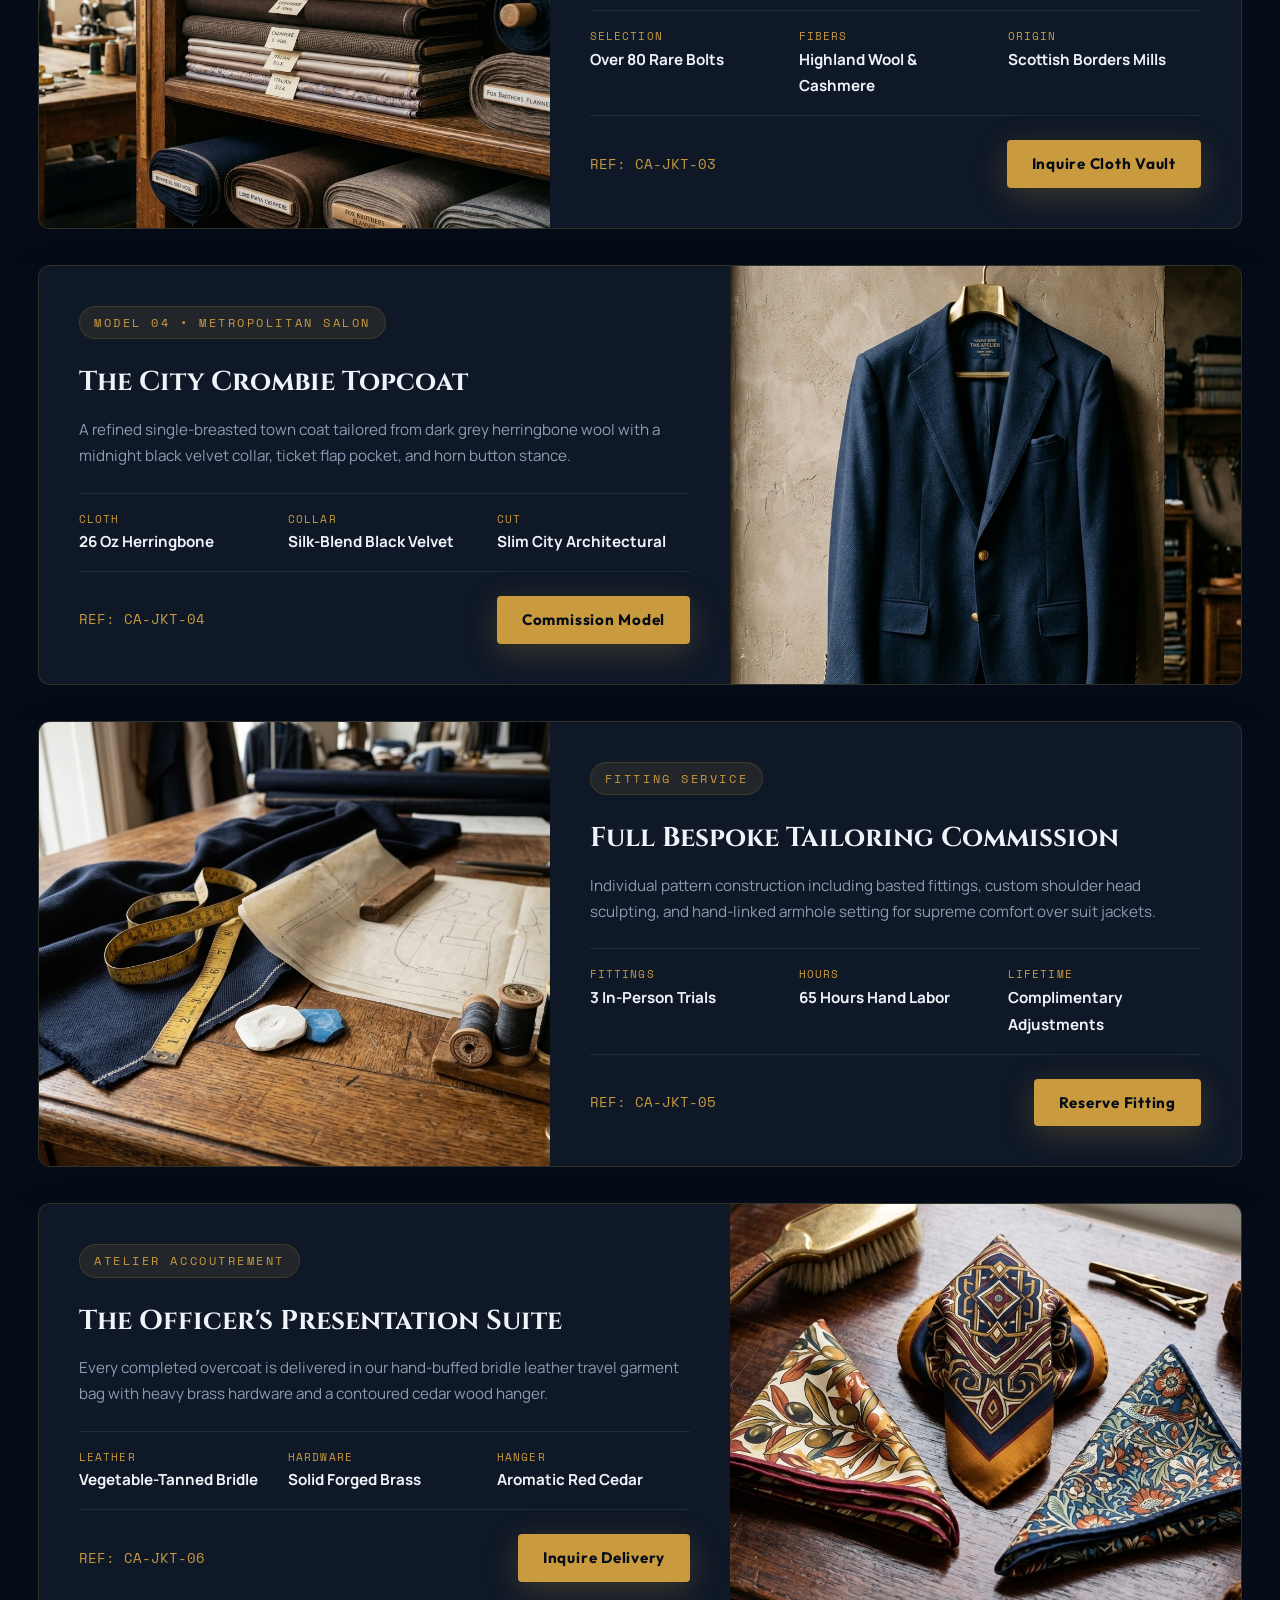
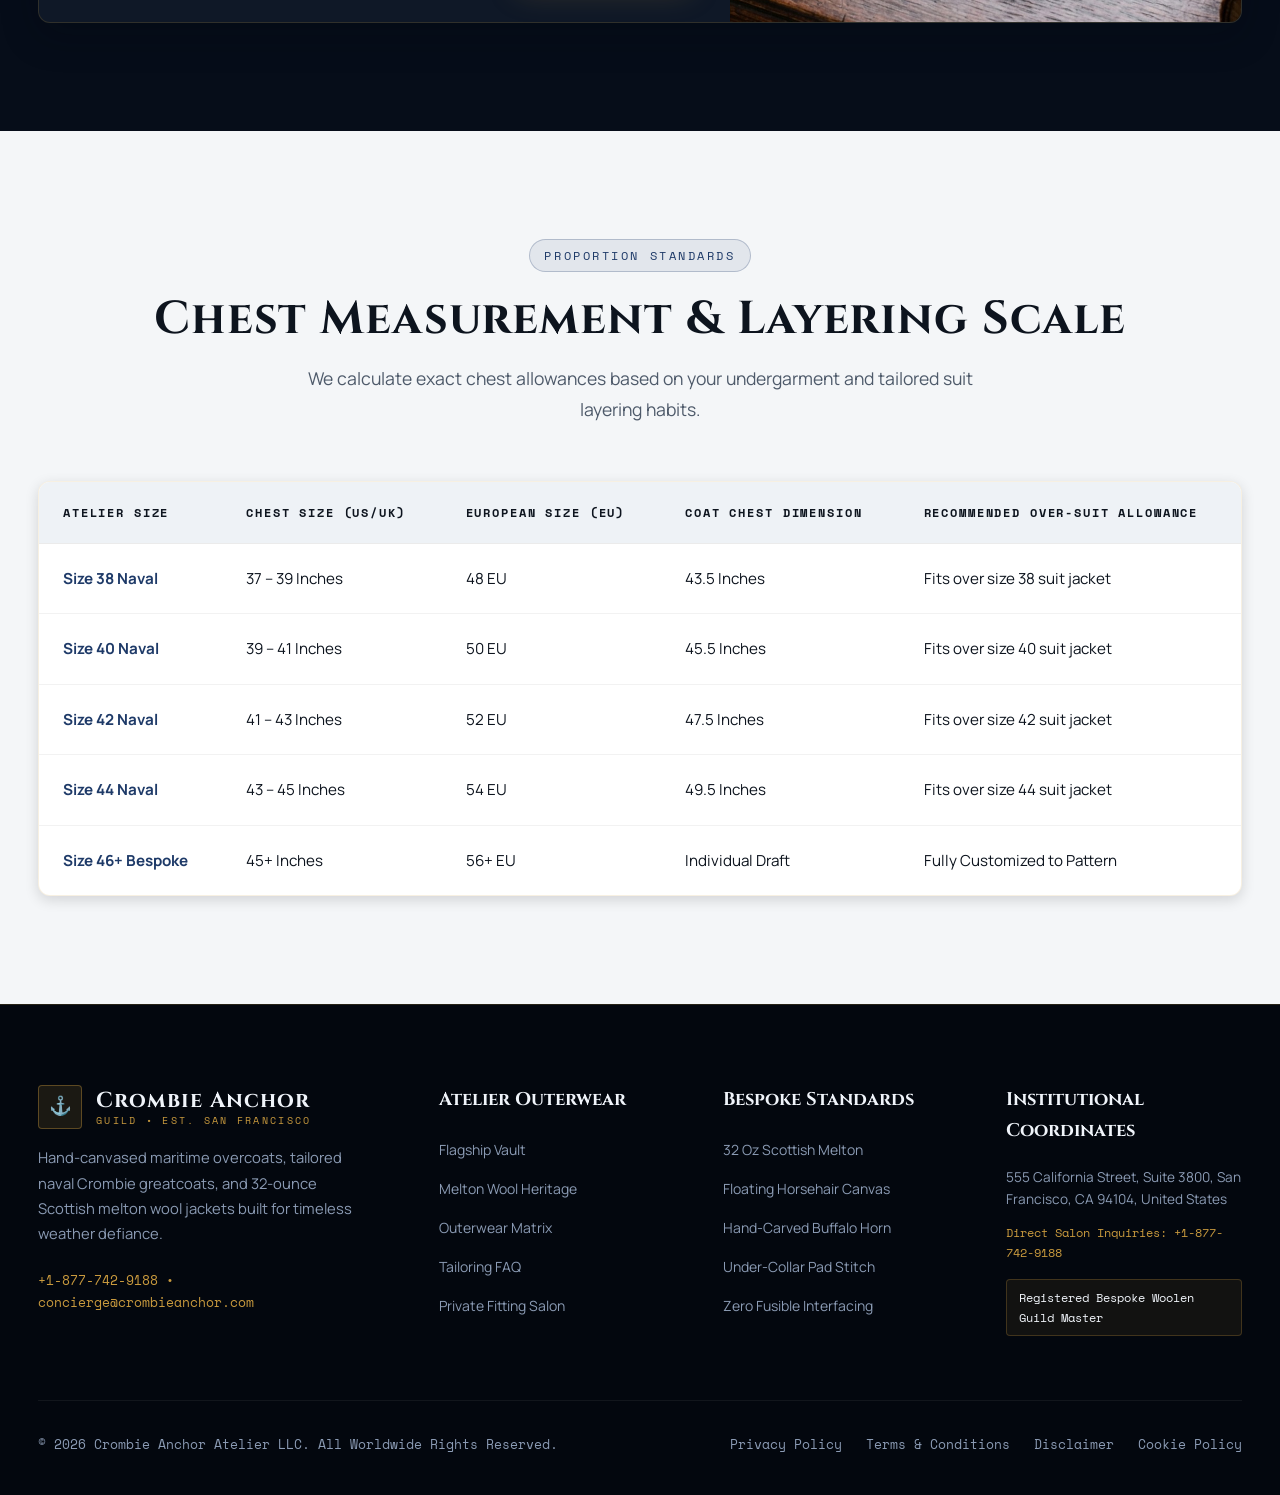
<file: products.html>
<!DOCTYPE html>
<html lang="en">
<head>
  <meta charset="UTF-8">
  <meta name="viewport" content="width=device-width, initial-scale=1.0">
  <title>Outerwear Matrix &amp; Coats | Crombie Anchor</title>
  <meta name="description" content="Explore bespoke naval crombie overcoats, officer greatcoats, heavy melton storm jackets, and peacoats at Crombie Anchor in San Francisco.">
  <link rel="canonical" href="https://crombieanchor.com/products.html">
  <!-- Google tag (gtag.js) -->
<script async src="https://www.googletagmanager.com/gtag/js?id=G-0LY0HY7L01"></script>
<script>
  window.dataLayer = window.dataLayer || [];
  function gtag(){dataLayer.push(arguments);}
  gtag('js', new Date());
  gtag('config', 'G-0LY0HY7L01');
</script>
  <link rel="preconnect" href="https://fonts.googleapis.com">
<link rel="preconnect" href="https://fonts.gstatic.com" crossorigin>
<link href="https://fonts.googleapis.com/css2?family=Cinzel:wght@500;600;700;800;900&family=Manrope:wght@300;400;500;600;700&family=Outfit:wght@400;500;600;700&family=Space+Mono:wght@400;700&display=swap" rel="stylesheet">
  <link rel="stylesheet" href="assets/css/style.css">
</head>
<body>
  <!-- Site Header (Rule 11) -->
  <header class="site-header">
    <div class="ca-container">
      <div class="ca-nav-container">
        <a href="index.html" class="ca-brand">
          <div class="ca-brand-crest">⚓</div>
          <div class="ca-brand-text">
            Crombie Anchor
            <small>Atelier &bull; San Francisco</small>
          </div>
        </a>
        <nav class="ca-nav-menu">
          <a href="index.html" class="ca-nav-link ">Atelier Vault</a>
          <a href="about.html" class="ca-nav-link ">Woolen Guild</a>
          <a href="products.html" class="ca-nav-link active">Outerwear Matrix</a>
          <a href="faq.html" class="ca-nav-link ">Tailoring FAQ</a>
          <a href="contact.html" class="ca-nav-link ">Salon Inquiries</a>
        </nav>
        <div style="display: flex; align-items: center; gap: 16px;">
          <a href="contact.html" class="ca-nav-cta">Book Fitting</a>
          <button class="ca-hamburger" id="ca-hamburger" aria-label="Toggle Navigation">
            <span></span>
            <span></span>
            <span></span>
          </button>
        </div>
      </div>
    </div>
  </header>

  <!-- Mobile Drawer (Rule 11) -->
  <div class="mobile-drawer-backdrop" id="mobile-drawer-backdrop"></div>
  <div class="mobile-drawer" id="mobile-drawer">
    <div class="mobile-drawer-header">
      <div class="ca-brand">
        <div class="ca-brand-crest">⚓</div>
        <div class="ca-brand-text">Crombie Anchor</div>
      </div>
      <button class="mobile-drawer-close" id="mobile-drawer-close" aria-label="Close Drawer">&times;</button>
    </div>
    <div class="mobile-drawer-body">
      <a href="index.html" class="mobile-nav-link">Atelier Flagship</a>
      <a href="about.html" class="mobile-nav-link">Woolen Guild &amp; Heritage</a>
      <a href="products.html" class="mobile-nav-link">Outerwear Matrix</a>
      <a href="faq.html" class="mobile-nav-link">Tailoring &amp; Melton FAQ</a>
      <a href="contact.html" class="mobile-nav-link">Salon Fitting Consultation</a>
    </div>
    <div class="mobile-drawer-footer">
      <p style="margin-bottom: 8px; color: var(--ca-brass); font-family: var(--ca-font-mono); font-size: 0.75rem;">SAN FRANCISCO CONCIERGE</p>
      <p style="margin-bottom: 6px;">+1-877-742-9188</p>
      <p><a href="mailto:concierge@crombieanchor.com">concierge@crombieanchor.com</a></p>
    </div>
  </div>

  <main>
    <section class="ca-policy-header">
      <div class="ca-container">
        <span class="ca-tag">Outerwear Matrix</span>
        <h1 class="ca-hero-title">The Crombie Anchor <span>Outerwear Matrix</span></h1>
        <p class="ca-hero-desc" style="margin-bottom: 0;">
          Explore our six core bespoke coat silhouettes, individually tailored from Scottish highland melton wool and hand-canvased for lifetime weather defiance.
        </p>
      </div>
    </section>

    <!-- Horizontal Product Catalog (Assets 13 to 18) -->
    <section class="ca-section ca-section-dark">
      <div class="ca-container">
        <div class="ca-catalog-list">
          
          <!-- Product 1: Asset 13 (Charcoal Storm Jacket) -->
          <div class="ca-catalog-card">
            <div class="ca-catalog-media">
              <img src="assets/images/crombieanchor_asset_13.jpg" alt="Modern tailored storm jacket in charcoal melton wool with waterproof taped seams and horn fastenings" width="1200" height="800">
            </div>
            <div class="ca-catalog-info">
              <div class="ca-catalog-header">
                <span class="ca-tag">MODEL 01 &bull; TECHNICAL ALL-WEATHER</span>
                <h3>The Technical Storm Jacket</h3>
                <p>Engineered for wet winter coastal urban centers, featuring sealed interior seams, high stand storm collar with detachable throat latch, and storm flap horn closures.</p>
              </div>
              <div class="ca-catalog-specs">
                <div class="ca-spec-box"><small>CLOTH</small><strong>28 Oz Charcoal Melton</strong></div>
                <div class="ca-spec-box"><small>CANVAS</small><strong>Floating Half Canvas</strong></div>
                <div class="ca-spec-box"><small>WEATHER</small><strong>Waterproof Taped Seams</strong></div>
              </div>
              <div style="display: flex; justify-content: space-between; align-items: center;">
                <span style="font-family: var(--ca-font-mono); font-size: 0.85rem; color: var(--ca-brass);">REF: CA-JKT-01</span>
                <a href="contact.html" class="ca-btn ca-btn-brass" style="padding: 10px 24px;">Commission Model</a>
              </div>
            </div>
          </div>

          <!-- Product 2: Asset 14 (Naval Bridge Coat - Inverted) -->
          <div class="ca-catalog-card inverted">
            <div class="ca-catalog-info">
              <div class="ca-catalog-header">
                <span class="ca-tag">MODEL 02 &bull; MARITIME COMMAND</span>
                <h3>The Imperial Naval Bridge Coat</h3>
                <p>Tailored with extra-broad military peak lapels, shoulder epaulettes, and ten cold-forged brass anchor buttons in a commanding longline knee-length silhouette.</p>
              </div>
              <div class="ca-catalog-specs">
                <div class="ca-spec-box"><small>CLOTH</small><strong>32 Oz Abyssal Navy</strong></div>
                <div class="ca-spec-box"><small>BUTTONS</small><strong>10-Point Forged Anchor</strong></div>
                <div class="ca-spec-box"><small>CUT</small><strong>Knee-Length Longline</strong></div>
              </div>
              <div style="display: flex; justify-content: space-between; align-items: center;">
                <span style="font-family: var(--ca-font-mono); font-size: 0.85rem; color: var(--ca-brass);">REF: CA-JKT-02</span>
                <a href="contact.html" class="ca-btn ca-btn-brass" style="padding: 10px 24px;">Commission Model</a>
              </div>
            </div>
            <div class="ca-catalog-media">
              <img src="assets/images/crombieanchor_asset_14.jpg" alt="Deep navy naval bridge coat with brass anchor insignia buttons and broad peak lapels on mannequin" width="1200" height="800">
            </div>
          </div>

          <!-- Product 3: Asset 15 (Scottish Fabric Bolts Shelving) -->
          <div class="ca-catalog-card">
            <div class="ca-catalog-media">
              <img src="assets/images/crombieanchor_asset_15.jpg" alt="Fabric bolts of heritage Scottish tweed melton and cashmere wool stacked on cedar atelier shelving" width="1200" height="800">
            </div>
            <div class="ca-catalog-info">
              <div class="ca-catalog-header">
                <span class="ca-tag">BESPOKE CLOTH VAULT</span>
                <h3>Private Cloth Library Selection</h3>
                <p>Commission a unique one-of-one overcoat selecting directly from our rare bolts of Scottish estate tweeds, pure cashmere overcoatings, and vintage cavalry twills.</p>
              </div>
              <div class="ca-catalog-specs">
                <div class="ca-spec-box"><small>SELECTION</small><strong>Over 80 Rare Bolts</strong></div>
                <div class="ca-spec-box"><small>FIBERS</small><strong>Highland Wool &amp; Cashmere</strong></div>
                <div class="ca-spec-box"><small>ORIGIN</small><strong>Scottish Borders Mills</strong></div>
              </div>
              <div style="display: flex; justify-content: space-between; align-items: center;">
                <span style="font-family: var(--ca-font-mono); font-size: 0.85rem; color: var(--ca-brass);">REF: CA-JKT-03</span>
                <a href="contact.html" class="ca-btn ca-btn-brass" style="padding: 10px 24px;">Inquire Cloth Vault</a>
              </div>
            </div>
          </div>

          <!-- Product 4: Asset 16 (Single-Breasted City Crombie - Inverted) -->
          <div class="ca-catalog-card inverted">
            <div class="ca-catalog-info">
              <div class="ca-catalog-header">
                <span class="ca-tag">MODEL 04 &bull; METROPOLITAN SALON</span>
                <h3>The City Crombie Topcoat</h3>
                <p>A refined single-breasted town coat tailored from dark grey herringbone wool with a midnight black velvet collar, ticket flap pocket, and horn button stance.</p>
              </div>
              <div class="ca-catalog-specs">
                <div class="ca-spec-box"><small>CLOTH</small><strong>26 Oz Herringbone</strong></div>
                <div class="ca-spec-box"><small>COLLAR</small><strong>Silk-Blend Black Velvet</strong></div>
                <div class="ca-spec-box"><small>CUT</small><strong>Slim City Architectural</strong></div>
              </div>
              <div style="display: flex; justify-content: space-between; align-items: center;">
                <span style="font-family: var(--ca-font-mono); font-size: 0.85rem; color: var(--ca-brass);">REF: CA-JKT-04</span>
                <a href="contact.html" class="ca-btn ca-btn-brass" style="padding: 10px 24px;">Commission Model</a>
              </div>
            </div>
            <div class="ca-catalog-media">
              <img src="assets/images/crombieanchor_asset_16.jpg" alt="Single-breasted tailored crombie city coat in herringbone wool with velvet top collar on hanger" width="1200" height="800">
            </div>
          </div>

          <!-- Product 5: Asset 17 (Tailor Fitting Sleeve Head) -->
          <div class="ca-catalog-card">
            <div class="ca-catalog-media">
              <img src="assets/images/crombieanchor_asset_17.jpg" alt="Master tailor pinning shoulder sleeve head padding and canvasing into coat armhole during fitting" width="1200" height="800">
            </div>
            <div class="ca-catalog-info">
              <div class="ca-catalog-header">
                <span class="ca-tag">FITTING SERVICE</span>
                <h3>Full Bespoke Tailoring Commission</h3>
                <p>Individual pattern construction including basted fittings, custom shoulder head sculpting, and hand-linked armhole setting for supreme comfort over suit jackets.</p>
              </div>
              <div class="ca-catalog-specs">
                <div class="ca-spec-box"><small>FITTINGS</small><strong>3 In-Person Trials</strong></div>
                <div class="ca-spec-box"><small>HOURS</small><strong>65 Hours Hand Labor</strong></div>
                <div class="ca-spec-box"><small>LIFETIME</small><strong>Complimentary Adjustments</strong></div>
              </div>
              <div style="display: flex; justify-content: space-between; align-items: center;">
                <span style="font-family: var(--ca-font-mono); font-size: 0.85rem; color: var(--ca-brass);">REF: CA-JKT-05</span>
                <a href="contact.html" class="ca-btn ca-btn-brass" style="padding: 10px 24px;">Reserve Fitting</a>
              </div>
            </div>
          </div>

          <!-- Product 6: Asset 18 (Leather Garment Bag Delivery - Inverted) -->
          <div class="ca-catalog-card inverted">
            <div class="ca-catalog-info">
              <div class="ca-catalog-header">
                <span class="ca-tag">ATELIER ACCOUTREMENT</span>
                <h3>The Officer's Presentation Suite</h3>
                <p>Every completed overcoat is delivered in our hand-buffed bridle leather travel garment bag with heavy brass hardware and a contoured cedar wood hanger.</p>
              </div>
              <div class="ca-catalog-specs">
                <div class="ca-spec-box"><small>LEATHER</small><strong>Vegetable-Tanned Bridle</strong></div>
                <div class="ca-spec-box"><small>HARDWARE</small><strong>Solid Forged Brass</strong></div>
                <div class="ca-spec-box"><small>HANGER</small><strong>Aromatic Red Cedar</strong></div>
              </div>
              <div style="display: flex; justify-content: space-between; align-items: center;">
                <span style="font-family: var(--ca-font-mono); font-size: 0.85rem; color: var(--ca-brass);">REF: CA-JKT-06</span>
                <a href="contact.html" class="ca-btn ca-btn-brass" style="padding: 10px 24px;">Inquire Delivery</a>
              </div>
            </div>
            <div class="ca-catalog-media">
              <img src="assets/images/crombieanchor_asset_18.jpg" alt="Leather garment bag and brass hanger holding bespoke naval greatcoat ready for client delivery" width="1200" height="800">
            </div>
          </div>

        </div>
      </div>
    </section>

    <!-- Outerwear Sizing & Chest Scale Matrix -->
    <section class="ca-section ca-section-light">
      <div class="ca-container">
        <div class="ca-section-header" style="text-align: center;">
          <span class="ca-tag" style="background: rgba(30, 58, 104, 0.08); border-color: rgba(30, 58, 104, 0.25); color: var(--ca-naval-blue);">Proportion Standards</span>
          <h2 class="ca-section-title" style="color: var(--ca-text-dark);">Chest Measurement &amp; Layering Scale</h2>
          <p class="ca-section-subtitle" style="margin: 0 auto; color: var(--ca-text-dark-muted);">We calculate exact chest allowances based on your undergarment and tailored suit layering habits.</p>
        </div>
        <div class="ca-lapel-matrix-wrap">
          <table class="ca-lapel-table">
            <thead>
              <tr>
                <th>Atelier Size</th>
                <th>Chest Size (US/UK)</th>
                <th>European Size (EU)</th>
                <th>Coat Chest Dimension</th>
                <th>Recommended Over-Suit Allowance</th>
              </tr>
            </thead>
            <tbody>
              <tr>
                <td style="font-weight: 700; color: var(--ca-naval-blue);">Size 38 Naval</td>
                <td>37 &ndash; 39 Inches</td>
                <td>48 EU</td>
                <td>43.5 Inches</td>
                <td>Fits over size 38 suit jacket</td>
              </tr>
              <tr>
                <td style="font-weight: 700; color: var(--ca-naval-blue);">Size 40 Naval</td>
                <td>39 &ndash; 41 Inches</td>
                <td>50 EU</td>
                <td>45.5 Inches</td>
                <td>Fits over size 40 suit jacket</td>
              </tr>
              <tr>
                <td style="font-weight: 700; color: var(--ca-naval-blue);">Size 42 Naval</td>
                <td>41 &ndash; 43 Inches</td>
                <td>52 EU</td>
                <td>47.5 Inches</td>
                <td>Fits over size 42 suit jacket</td>
              </tr>
              <tr>
                <td style="font-weight: 700; color: var(--ca-naval-blue);">Size 44 Naval</td>
                <td>43 &ndash; 45 Inches</td>
                <td>54 EU</td>
                <td>49.5 Inches</td>
                <td>Fits over size 44 suit jacket</td>
              </tr>
              <tr>
                <td style="font-weight: 700; color: var(--ca-naval-blue);">Size 46+ Bespoke</td>
                <td>45+ Inches</td>
                <td>56+ EU</td>
                <td>Individual Draft</td>
                <td>Fully Customized to Pattern</td>
              </tr>
            </tbody>
          </table>
        </div>
      </div>
    </section>
  </main>

  <!-- Semantic Site Footer -->
  <footer class="ca-footer">
    <div class="ca-container">
      <div class="ca-footer-grid">
        <div class="ca-footer-brand">
          <div class="ca-brand">
            <div class="ca-brand-crest">⚓</div>
            <div class="ca-brand-text">
              Crombie Anchor
              <small>Guild &bull; Est. San Francisco</small>
            </div>
          </div>
          <p>Hand-canvased maritime overcoats, tailored naval Crombie greatcoats, and 32-ounce Scottish melton wool jackets built for timeless weather defiance.</p>
          <div style="font-family: var(--ca-font-mono); font-size: 0.8rem; color: var(--ca-brass);">
            +1-877-742-9188 &bull; concierge@crombieanchor.com
          </div>
        </div>
        <div class="ca-footer-col">
          <h4>Atelier Outerwear</h4>
          <ul class="ca-footer-links">
            <li><a href="index.html">Flagship Vault</a></li>
            <li><a href="about.html">Melton Wool Heritage</a></li>
            <li><a href="products.html">Outerwear Matrix</a></li>
            <li><a href="faq.html">Tailoring FAQ</a></li>
            <li><a href="contact.html">Private Fitting Salon</a></li>
          </ul>
        </div>
        <div class="ca-footer-col">
          <h4>Bespoke Standards</h4>
          <ul class="ca-footer-links">
            <li><a href="about.html">32 Oz Scottish Melton</a></li>
            <li><a href="about.html">Floating Horsehair Canvas</a></li>
            <li><a href="about.html">Hand-Carved Buffalo Horn</a></li>
            <li><a href="about.html">Under-Collar Pad Stitch</a></li>
            <li><a href="about.html">Zero Fusible Interfacing</a></li>
          </ul>
        </div>
        <div class="ca-footer-col">
          <h4>Institutional Coordinates</h4>
          <p style="font-size: 0.85rem; line-height: 1.6; margin-bottom: 12px; color: var(--ca-text-light-muted);">
            555 California Street, Suite 3800, San Francisco, CA 94104, United States
          </p>
          <p style="font-family: var(--ca-font-mono); font-size: 0.75rem; color: var(--ca-brass); margin-bottom: 16px;">
            Direct Salon Inquiries: +1-877-742-9188
          </p>
          <div style="padding: 8px 12px; background: rgba(201,154,62,0.08); border: 1px solid rgba(201,154,62,0.25); border-radius: 4px; font-size: 0.725rem; font-family: var(--ca-font-mono); color: var(--ca-text-light);">
            Registered Bespoke Woolen Guild Master
          </div>
        </div>
      </div>
      <div class="ca-footer-bottom">
        <div>&copy; 2026 Crombie Anchor Atelier LLC. All Worldwide Rights Reserved.</div>
        <div class="ca-footer-legal-links">
          <a href="privacy-policy.html">Privacy Policy</a>
          <a href="terms-and-conditions.html">Terms &amp; Conditions</a>
          <a href="disclaimer.html">Disclaimer</a>
          <a href="cookie-policy.html">Cookie Policy</a>
        </div>
      </div>
    </div>
  </footer>
  <script src="assets/js/script.js"></script>
  <script src="assets/js/main.js"></script>
</body>
</html>
</file>
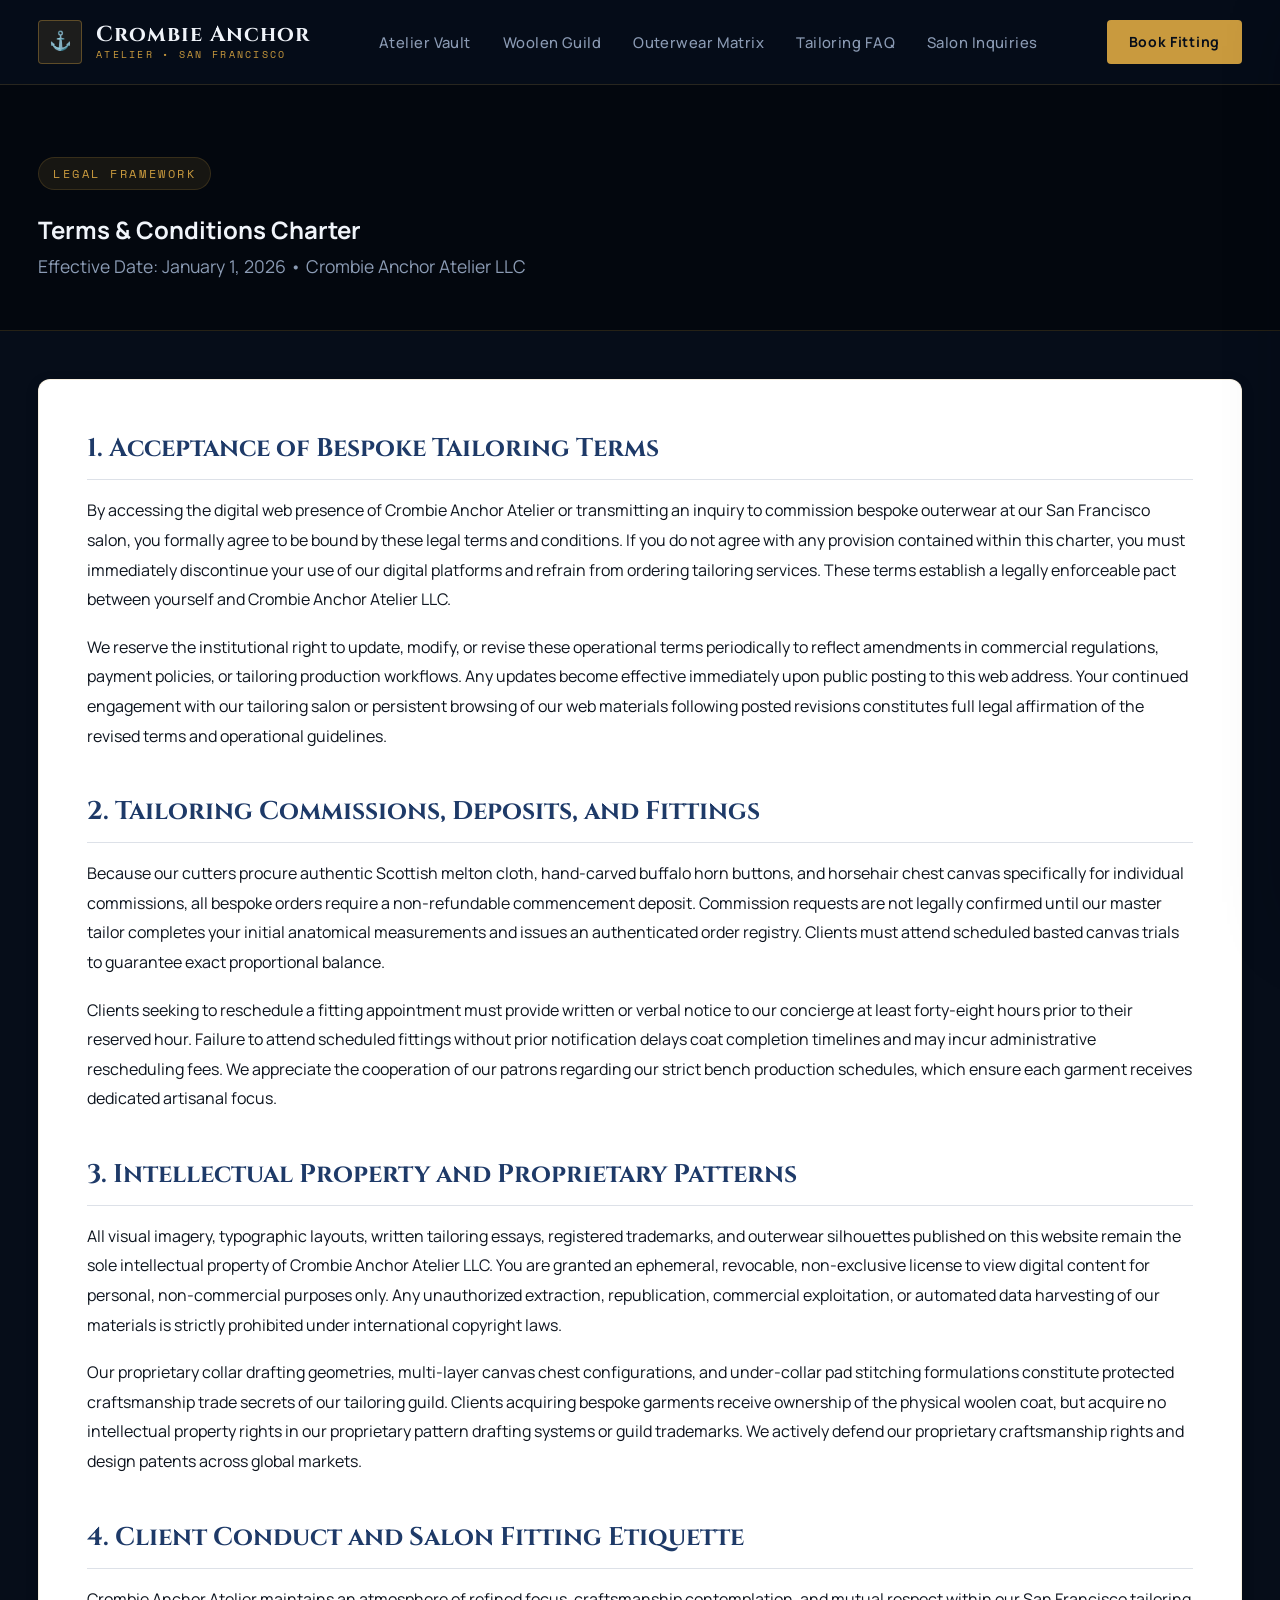
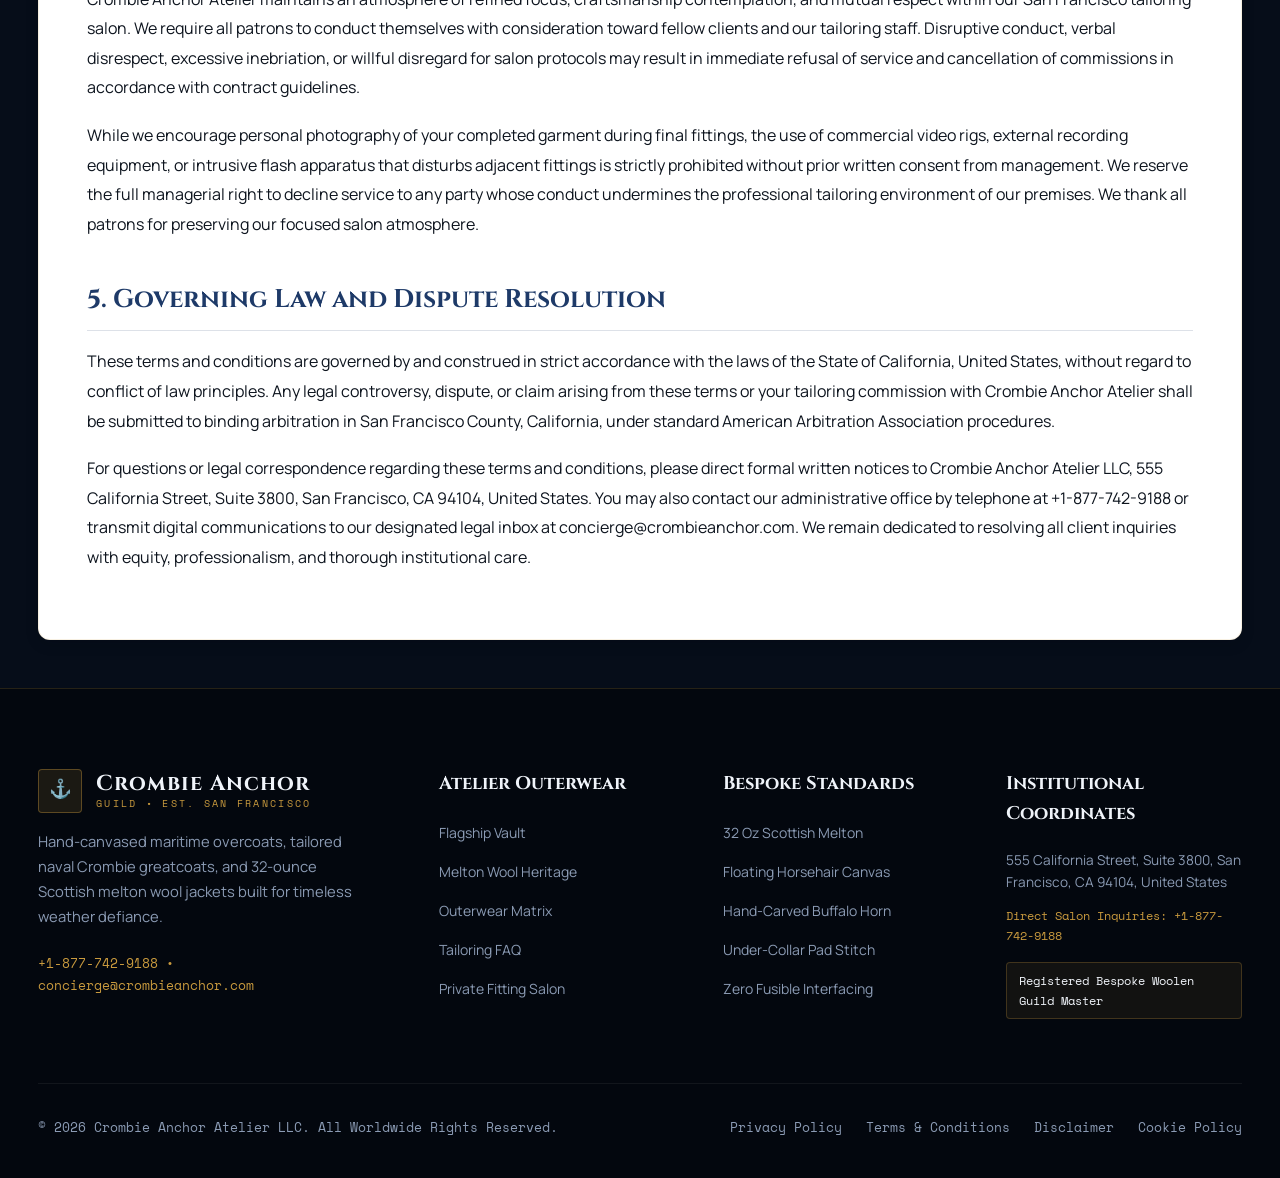
<file: terms-and-conditions.html>
<!DOCTYPE html>
<html lang="en">
<head>
  <meta charset="UTF-8">
  <meta name="viewport" content="width=device-width, initial-scale=1.0">
  <title>Terms &amp; Conditions | Crombie Anchor</title>
  <meta name="description" content="Terms and Conditions governing bespoke outerwear commissions, fitting appointments, and web portal access for Crombie Anchor in San Francisco, California.">
  <link rel="canonical" href="https://crombieanchor.com/terms-and-conditions.html">
  <!-- Google tag (gtag.js) -->
<script async src="https://www.googletagmanager.com/gtag/js?id=G-0LY0HY7L01"></script>
<script>
  window.dataLayer = window.dataLayer || [];
  function gtag(){dataLayer.push(arguments);}
  gtag('js', new Date());
  gtag('config', 'G-0LY0HY7L01');
</script>
  <link rel="preconnect" href="https://fonts.googleapis.com">
<link rel="preconnect" href="https://fonts.gstatic.com" crossorigin>
<link href="https://fonts.googleapis.com/css2?family=Cinzel:wght@500;600;700;800;900&family=Manrope:wght@300;400;500;600;700&family=Outfit:wght@400;500;600;700&family=Space+Mono:wght@400;700&display=swap" rel="stylesheet">
  <link rel="stylesheet" href="assets/css/style.css">
</head>
<body>
  <!-- Site Header (Rule 11) -->
  <header class="site-header">
    <div class="ca-container">
      <div class="ca-nav-container">
        <a href="index.html" class="ca-brand">
          <div class="ca-brand-crest">⚓</div>
          <div class="ca-brand-text">
            Crombie Anchor
            <small>Atelier &bull; San Francisco</small>
          </div>
        </a>
        <nav class="ca-nav-menu">
          <a href="index.html" class="ca-nav-link ">Atelier Vault</a>
          <a href="about.html" class="ca-nav-link ">Woolen Guild</a>
          <a href="products.html" class="ca-nav-link ">Outerwear Matrix</a>
          <a href="faq.html" class="ca-nav-link ">Tailoring FAQ</a>
          <a href="contact.html" class="ca-nav-link ">Salon Inquiries</a>
        </nav>
        <div style="display: flex; align-items: center; gap: 16px;">
          <a href="contact.html" class="ca-nav-cta">Book Fitting</a>
          <button class="ca-hamburger" id="ca-hamburger" aria-label="Toggle Navigation">
            <span></span>
            <span></span>
            <span></span>
          </button>
        </div>
      </div>
    </div>
  </header>

  <!-- Mobile Drawer (Rule 11) -->
  <div class="mobile-drawer-backdrop" id="mobile-drawer-backdrop"></div>
  <div class="mobile-drawer" id="mobile-drawer">
    <div class="mobile-drawer-header">
      <div class="ca-brand">
        <div class="ca-brand-crest">⚓</div>
        <div class="ca-brand-text">Crombie Anchor</div>
      </div>
      <button class="mobile-drawer-close" id="mobile-drawer-close" aria-label="Close Drawer">&times;</button>
    </div>
    <div class="mobile-drawer-body">
      <a href="index.html" class="mobile-nav-link">Atelier Flagship</a>
      <a href="about.html" class="mobile-nav-link">Woolen Guild &amp; Heritage</a>
      <a href="products.html" class="mobile-nav-link">Outerwear Matrix</a>
      <a href="faq.html" class="mobile-nav-link">Tailoring &amp; Melton FAQ</a>
      <a href="contact.html" class="mobile-nav-link">Salon Fitting Consultation</a>
    </div>
    <div class="mobile-drawer-footer">
      <p style="margin-bottom: 8px; color: var(--ca-brass); font-family: var(--ca-font-mono); font-size: 0.75rem;">SAN FRANCISCO CONCIERGE</p>
      <p style="margin-bottom: 6px;">+1-877-742-9188</p>
      <p><a href="mailto:concierge@crombieanchor.com">concierge@crombieanchor.com</a></p>
    </div>
  </div>

  <main>
    <section class="ca-policy-header">
      <div class="ca-container">
        <span class="ca-tag">Legal Framework</span>
        <h1 class="ca-hero-title">Terms &amp; Conditions <span>Charter</span></h1>
        <p class="ca-hero-desc" style="margin-bottom: 0;">Effective Date: January 1, 2026 &bull; Crombie Anchor Atelier LLC</p>
      </div>
    </section>

    <div class="ca-container">
      <div class="ca-policy-content">
        
        <div class="ca-policy-section">
          <h2>1. Acceptance of Bespoke Tailoring Terms</h2>
          <p class="ca-policy-p">
            By accessing the digital web presence of Crombie Anchor Atelier or transmitting an inquiry to commission bespoke outerwear at our San Francisco salon, you formally agree to be bound by these legal terms and conditions. If you do not agree with any provision contained within this charter, you must immediately discontinue your use of our digital platforms and refrain from ordering tailoring services. These terms establish a legally enforceable pact between yourself and Crombie Anchor Atelier LLC.
          </p>
          <p class="ca-policy-p">
            We reserve the institutional right to update, modify, or revise these operational terms periodically to reflect amendments in commercial regulations, payment policies, or tailoring production workflows. Any updates become effective immediately upon public posting to this web address. Your continued engagement with our tailoring salon or persistent browsing of our web materials following posted revisions constitutes full legal affirmation of the revised terms and operational guidelines.
          </p>
        </div>

        <div class="ca-policy-section">
          <h2>2. Tailoring Commissions, Deposits, and Fittings</h2>
          <p class="ca-policy-p">
            Because our cutters procure authentic Scottish melton cloth, hand-carved buffalo horn buttons, and horsehair chest canvas specifically for individual commissions, all bespoke orders require a non-refundable commencement deposit. Commission requests are not legally confirmed until our master tailor completes your initial anatomical measurements and issues an authenticated order registry. Clients must attend scheduled basted canvas trials to guarantee exact proportional balance.
          </p>
          <p class="ca-policy-p">
            Clients seeking to reschedule a fitting appointment must provide written or verbal notice to our concierge at least forty-eight hours prior to their reserved hour. Failure to attend scheduled fittings without prior notification delays coat completion timelines and may incur administrative rescheduling fees. We appreciate the cooperation of our patrons regarding our strict bench production schedules, which ensure each garment receives dedicated artisanal focus.
          </p>
        </div>

        <div class="ca-policy-section">
          <h2>3. Intellectual Property and Proprietary Patterns</h2>
          <p class="ca-policy-p">
            All visual imagery, typographic layouts, written tailoring essays, registered trademarks, and outerwear silhouettes published on this website remain the sole intellectual property of Crombie Anchor Atelier LLC. You are granted an ephemeral, revocable, non-exclusive license to view digital content for personal, non-commercial purposes only. Any unauthorized extraction, republication, commercial exploitation, or automated data harvesting of our materials is strictly prohibited under international copyright laws.
          </p>
          <p class="ca-policy-p">
            Our proprietary collar drafting geometries, multi-layer canvas chest configurations, and under-collar pad stitching formulations constitute protected craftsmanship trade secrets of our tailoring guild. Clients acquiring bespoke garments receive ownership of the physical woolen coat, but acquire no intellectual property rights in our proprietary pattern drafting systems or guild trademarks. We actively defend our proprietary craftsmanship rights and design patents across global markets.
          </p>
        </div>

        <div class="ca-policy-section">
          <h2>4. Client Conduct and Salon Fitting Etiquette</h2>
          <p class="ca-policy-p">
            Crombie Anchor Atelier maintains an atmosphere of refined focus, craftsmanship contemplation, and mutual respect within our San Francisco tailoring salon. We require all patrons to conduct themselves with consideration toward fellow clients and our tailoring staff. Disruptive conduct, verbal disrespect, excessive inebriation, or willful disregard for salon protocols may result in immediate refusal of service and cancellation of commissions in accordance with contract guidelines.
          </p>
          <p class="ca-policy-p">
            While we encourage personal photography of your completed garment during final fittings, the use of commercial video rigs, external recording equipment, or intrusive flash apparatus that disturbs adjacent fittings is strictly prohibited without prior written consent from management. We reserve the full managerial right to decline service to any party whose conduct undermines the professional tailoring environment of our premises. We thank all patrons for preserving our focused salon atmosphere.
          </p>
        </div>

        <div class="ca-policy-section">
          <h2>5. Governing Law and Dispute Resolution</h2>
          <p class="ca-policy-p">
            These terms and conditions are governed by and construed in strict accordance with the laws of the State of California, United States, without regard to conflict of law principles. Any legal controversy, dispute, or claim arising from these terms or your tailoring commission with Crombie Anchor Atelier shall be submitted to binding arbitration in San Francisco County, California, under standard American Arbitration Association procedures.
          </p>
          <p class="ca-policy-p">
            For questions or legal correspondence regarding these terms and conditions, please direct formal written notices to Crombie Anchor Atelier LLC, 555 California Street, Suite 3800, San Francisco, CA 94104, United States. You may also contact our administrative office by telephone at +1-877-742-9188 or transmit digital communications to our designated legal inbox at concierge@crombieanchor.com. We remain dedicated to resolving all client inquiries with equity, professionalism, and thorough institutional care.
          </p>
        </div>

      </div>
    </div>
  </main>

  <!-- Semantic Site Footer -->
  <footer class="ca-footer">
    <div class="ca-container">
      <div class="ca-footer-grid">
        <div class="ca-footer-brand">
          <div class="ca-brand">
            <div class="ca-brand-crest">⚓</div>
            <div class="ca-brand-text">
              Crombie Anchor
              <small>Guild &bull; Est. San Francisco</small>
            </div>
          </div>
          <p>Hand-canvased maritime overcoats, tailored naval Crombie greatcoats, and 32-ounce Scottish melton wool jackets built for timeless weather defiance.</p>
          <div style="font-family: var(--ca-font-mono); font-size: 0.8rem; color: var(--ca-brass);">
            +1-877-742-9188 &bull; concierge@crombieanchor.com
          </div>
        </div>
        <div class="ca-footer-col">
          <h4>Atelier Outerwear</h4>
          <ul class="ca-footer-links">
            <li><a href="index.html">Flagship Vault</a></li>
            <li><a href="about.html">Melton Wool Heritage</a></li>
            <li><a href="products.html">Outerwear Matrix</a></li>
            <li><a href="faq.html">Tailoring FAQ</a></li>
            <li><a href="contact.html">Private Fitting Salon</a></li>
          </ul>
        </div>
        <div class="ca-footer-col">
          <h4>Bespoke Standards</h4>
          <ul class="ca-footer-links">
            <li><a href="about.html">32 Oz Scottish Melton</a></li>
            <li><a href="about.html">Floating Horsehair Canvas</a></li>
            <li><a href="about.html">Hand-Carved Buffalo Horn</a></li>
            <li><a href="about.html">Under-Collar Pad Stitch</a></li>
            <li><a href="about.html">Zero Fusible Interfacing</a></li>
          </ul>
        </div>
        <div class="ca-footer-col">
          <h4>Institutional Coordinates</h4>
          <p style="font-size: 0.85rem; line-height: 1.6; margin-bottom: 12px; color: var(--ca-text-light-muted);">
            555 California Street, Suite 3800, San Francisco, CA 94104, United States
          </p>
          <p style="font-family: var(--ca-font-mono); font-size: 0.75rem; color: var(--ca-brass); margin-bottom: 16px;">
            Direct Salon Inquiries: +1-877-742-9188
          </p>
          <div style="padding: 8px 12px; background: rgba(201,154,62,0.08); border: 1px solid rgba(201,154,62,0.25); border-radius: 4px; font-size: 0.725rem; font-family: var(--ca-font-mono); color: var(--ca-text-light);">
            Registered Bespoke Woolen Guild Master
          </div>
        </div>
      </div>
      <div class="ca-footer-bottom">
        <div>&copy; 2026 Crombie Anchor Atelier LLC. All Worldwide Rights Reserved.</div>
        <div class="ca-footer-legal-links">
          <a href="privacy-policy.html">Privacy Policy</a>
          <a href="terms-and-conditions.html">Terms &amp; Conditions</a>
          <a href="disclaimer.html">Disclaimer</a>
          <a href="cookie-policy.html">Cookie Policy</a>
        </div>
      </div>
    </div>
  </footer>
  <script src="assets/js/script.js"></script>
  <script src="assets/js/main.js"></script>
</body>
</html>
</file>
<file: assets/css/style.css>
/* CROMBIE ANCHOR ATELIER & GUILD - MARITIME HERITAGE OUTERWEAR DESIGN SYSTEM
   Theme Archetype: Maritime Heritage Atelier / Royal Navy & Antiqued Brass / Asymmetric Double-Collar Masthead
   Colors: Deep Abyssal Navy (#060d19), Storm Anchor Darker (#03070e), Naval Surface (#0f1827),
           Antiqued Brass (#c99a3e), Anchor Copper (#b86d3b), Naval Crest Blue (#1e3a68),
           Sea Salt Alabaster (#f4f6f8), Crisp White (#ffffff), Weathered Slate (#8b9bb4)
   Typography: Cinzel (Display) / Outfit (Labels/Subtitles) / Manrope (Body) / Space Mono (Specs)
*/

:root {
  --ca-bg-dark: #060d19;
  --ca-bg-darker: #03070e;
  --ca-bg-surface: #0f1827;
  --ca-bg-surface-elevated: #172338;
  --ca-bg-light: #f4f6f8;
  --ca-bg-white: #ffffff;
  
  --ca-brass: #c99a3e;
  --ca-brass-hover: #b3842c;
  --ca-brass-glow: rgba(201, 154, 62, 0.25);
  --ca-copper: #b86d3b;
  --ca-naval-blue: #1e3a68;
  
  --ca-text-light: #f0f4fa;
  --ca-text-light-muted: #8b9bb4;
  --ca-text-dark: #0d141e;
  --ca-text-dark-muted: #4e5a6a;
  
  --ca-border-dark: rgba(201, 154, 62, 0.18);
  --ca-border-brass: rgba(201, 154, 62, 0.38);
  --ca-border-light: rgba(201, 154, 62, 0.15);
  --ca-border-subtle: rgba(255, 255, 255, 0.08);
  
  --ca-font-display: 'Cinzel', Georgia, serif;
  --ca-font-heading: 'Outfit', system-ui, -apple-system, sans-serif;
  --ca-font-body: 'Manrope', system-ui, -apple-system, sans-serif;
  --ca-font-mono: 'Space Mono', monospace;

  --ca-shadow-sm: 0 4px 14px rgba(3, 7, 14, 0.14);
  --ca-shadow-md: 0 12px 36px rgba(3, 7, 14, 0.26);
  --ca-shadow-lg: 0 24px 64px rgba(3, 7, 14, 0.42);
  --ca-shadow-brass: 0 8px 32px rgba(201, 154, 62, 0.25);
  
  --ca-radius-sm: 4px;
  --ca-radius-md: 12px;
  --ca-radius-lg: 24px;
  --ca-radius-full: 9999px;
  
  --ca-transition: all 0.3s cubic-bezier(0.16, 1, 0.3, 1);
}

*, *::before, *::after {
  box-sizing: border-box;
  margin: 0;
  padding: 0;
}

html {
  scroll-behavior: smooth;
  font-size: 16px;
}

body {
  font-family: var(--ca-font-body);
  background-color: var(--ca-bg-dark);
  color: var(--ca-text-light);
  line-height: 1.68;
  -webkit-font-smoothing: antialiased;
  -moz-osx-font-smoothing: grayscale;
  overflow-x: hidden;
}

img {
  max-width: 100%;
  height: auto;
  display: block;
}

a {
  color: inherit;
  text-decoration: none;
  transition: var(--ca-transition);
}

ul, ol {
  list-style: none;
}

button, input, textarea, select {
  font-family: inherit;
  font-size: inherit;
}

/* CONTAINERS */
.ca-container {
  width: 100%;
  max-width: 1260px;
  margin: 0 auto;
  padding: 0 28px;
}

.ca-container-narrow {
  width: 100%;
  max-width: 980px;
  margin: 0 auto;
  padding: 0 28px;
}

.ca-section {
  padding: 108px 0;
  position: relative;
}

.ca-section-dark {
  background-color: var(--ca-bg-dark);
  color: var(--ca-text-light);
}

.ca-section-darker {
  background-color: var(--ca-bg-darker);
  color: var(--ca-text-light);
}

.ca-section-light {
  background-color: var(--ca-bg-light);
  color: var(--ca-text-dark);
}

/* TYPOGRAPHY HELPERS */
.ca-tag {
  display: inline-flex;
  align-items: center;
  gap: 8px;
  font-family: var(--ca-font-mono);
  font-size: 0.725rem;
  letter-spacing: 0.22em;
  text-transform: uppercase;
  color: var(--ca-brass);
  background: rgba(201, 154, 62, 0.1);
  padding: 6px 14px;
  border-radius: var(--ca-radius-full);
  border: 1px solid var(--ca-border-dark);
  margin-bottom: 20px;
}

.ca-section-header {
  margin-bottom: 56px;
}

.ca-section-title {
  font-family: var(--ca-font-display);
  font-size: clamp(2rem, 3.6vw, 3.2rem);
  font-weight: 700;
  line-height: 1.2;
  letter-spacing: 0.02em;
  margin-bottom: 16px;
}

.ca-section-title span {
  font-style: italic;
  color: var(--ca-brass);
}

.ca-section-subtitle {
  font-size: 1.1rem;
  color: var(--ca-text-light-muted);
  max-width: 680px;
  line-height: 1.75;
}

.ca-btn {
  display: inline-flex;
  align-items: center;
  justify-content: center;
  gap: 12px;
  padding: 14px 34px;
  border-radius: var(--ca-radius-sm);
  font-family: var(--ca-font-heading);
  font-size: 0.95rem;
  font-weight: 600;
  letter-spacing: 0.05em;
  cursor: pointer;
  transition: var(--ca-transition);
  border: 1px solid transparent;
}

.ca-btn-brass {
  background: var(--ca-brass);
  color: #060d19;
  font-weight: 700;
  box-shadow: var(--ca-shadow-brass);
}

.ca-btn-brass:hover {
  background: var(--ca-brass-hover);
  transform: translateY(-2px);
}

.ca-btn-outline {
  background: transparent;
  color: var(--ca-text-light);
  border-color: rgba(255, 255, 255, 0.2);
}

.ca-btn-outline:hover {
  border-color: var(--ca-brass);
  color: var(--ca-brass);
  background: rgba(201, 154, 62, 0.08);
}

/* =========================================================================
   SITE HEADER & NAVIGATION (Rule 11)
   ========================================================================= */
.site-header {
  position: sticky;
  top: 0;
  left: 0;
  width: 100%;
  z-index: 1000;
  background: rgba(6, 13, 25, 0.9);
  backdrop-filter: blur(14px);
  -webkit-backdrop-filter: blur(14px);
  border-bottom: 1px solid var(--ca-border-dark);
  transition: var(--ca-transition);
}

.ca-nav-container {
  display: flex;
  align-items: center;
  justify-content: space-between;
  height: 84px;
}

.ca-brand {
  display: flex;
  align-items: center;
  gap: 14px;
}

.ca-brand-crest {
  width: 44px;
  height: 44px;
  border: 1px solid var(--ca-border-brass);
  border-radius: 4px;
  background: rgba(201, 154, 62, 0.12);
  display: flex;
  align-items: center;
  justify-content: center;
  font-family: var(--ca-font-display);
  font-size: 1.15rem;
  color: var(--ca-brass);
  font-weight: 700;
}

.ca-brand-text {
  font-family: var(--ca-font-display);
  font-size: 1.35rem;
  font-weight: 700;
  letter-spacing: 0.05em;
  color: var(--ca-text-light);
  line-height: 1.1;
}

.ca-brand-text small {
  display: block;
  font-family: var(--ca-font-mono);
  font-size: 0.65rem;
  font-weight: 400;
  letter-spacing: 0.22em;
  text-transform: uppercase;
  color: var(--ca-brass);
  margin-top: 2px;
}

.ca-nav-menu {
  display: flex;
  align-items: center;
  gap: 32px;
}

.ca-nav-link {
  font-size: 0.925rem;
  font-weight: 500;
  color: var(--ca-text-light-muted);
  letter-spacing: 0.03em;
  position: relative;
  padding: 6px 0;
}

.ca-nav-link:hover,
.ca-nav-link.active {
  color: var(--ca-text-light);
}

.ca-nav-link.active::after {
  content: '';
  position: absolute;
  bottom: 0;
  left: 0;
  width: 100%;
  height: 2px;
  background: var(--ca-brass);
}

.ca-nav-cta {
  background: var(--ca-brass);
  color: #060d19;
  padding: 10px 22px;
  border-radius: var(--ca-radius-sm);
  font-size: 0.875rem;
  font-weight: 700;
  letter-spacing: 0.05em;
  transition: var(--ca-transition);
}

.ca-nav-cta:hover {
  background: var(--ca-brass-hover);
}

.ca-hamburger {
  display: none;
  flex-direction: column;
  justify-content: center;
  gap: 5px;
  width: 38px;
  height: 38px;
  background: transparent;
  border: 1px solid var(--ca-border-dark);
  border-radius: var(--ca-radius-sm);
  cursor: pointer;
  padding: 8px;
}

.ca-hamburger span {
  display: block;
  width: 100%;
  height: 2px;
  background: var(--ca-text-light);
  transition: var(--ca-transition);
}

/* MOBILE DRAWER (Rule 11) */
.mobile-drawer-backdrop {
  position: fixed;
  inset: 0;
  background: rgba(3, 7, 14, 0.75);
  backdrop-filter: blur(8px);
  z-index: 1050;
  opacity: 0;
  visibility: hidden;
  transition: var(--ca-transition);
}

.mobile-drawer-backdrop.active {
  opacity: 1;
  visibility: visible;
}

.mobile-drawer {
  position: fixed;
  top: 0;
  right: -340px;
  width: 320px;
  height: 100%;
  background: var(--ca-bg-darker);
  border-left: 1px solid var(--ca-border-dark);
  z-index: 1100;
  display: flex;
  flex-direction: column;
  justify-content: space-between;
  padding: 32px 28px;
  transition: right 0.35s cubic-bezier(0.16, 1, 0.3, 1);
  box-shadow: var(--ca-shadow-lg);
}

.mobile-drawer.active {
  right: 0;
}

.mobile-drawer-header {
  display: flex;
  align-items: center;
  justify-content: space-between;
  padding-bottom: 24px;
  border-bottom: 1px solid var(--ca-border-dark);
}

.mobile-drawer-close {
  background: transparent;
  border: none;
  color: var(--ca-text-light-muted);
  font-size: 1.8rem;
  cursor: pointer;
  line-height: 1;
}

.mobile-drawer-body {
  display: flex;
  flex-direction: column;
  gap: 20px;
  margin: 36px 0;
}

.mobile-nav-link {
  font-family: var(--ca-font-display);
  font-size: 1.25rem;
  color: var(--ca-text-light);
  font-weight: 600;
}

.mobile-nav-link:hover {
  color: var(--ca-brass);
}

.mobile-drawer-footer {
  padding-top: 24px;
  border-top: 1px solid var(--ca-border-dark);
  font-size: 0.85rem;
  color: var(--ca-text-light-muted);
}

/* =========================================================================
   1. ASYMMETRIC DOUBLE-COLLAR MASTHEAD WITH SARTORIAL VAULT (SECTION 1 - Asset 1)
   ========================================================================= */
.ca-vault-hero {
  padding: 80px 0 100px 0;
  position: relative;
  overflow: hidden;
  background: radial-gradient(circle at 75% 25%, rgba(30, 58, 104, 0.35) 0%, rgba(6, 13, 25, 1) 75%);
}

.ca-vault-grid {
  display: grid;
  grid-template-columns: 1.15fr 0.85fr;
  gap: 60px;
  align-items: center;
}

.ca-vault-frame {
  position: relative;
  border-radius: var(--ca-radius-md);
  overflow: hidden;
  border: 1px solid var(--ca-border-brass);
  box-shadow: var(--ca-shadow-lg);
}

.ca-vault-frame img {
  width: 100%;
  height: 540px;
  object-fit: cover;
  transition: transform 0.8s ease;
}

.ca-vault-frame:hover img {
  transform: scale(1.04);
}

.ca-anchor-badge {
  position: absolute;
  bottom: 24px;
  left: 24px;
  background: rgba(3, 7, 14, 0.92);
  backdrop-filter: blur(12px);
  border: 1px solid var(--ca-border-brass);
  border-radius: var(--ca-radius-sm);
  padding: 16px 20px;
  display: flex;
  align-items: center;
  gap: 16px;
  box-shadow: var(--ca-shadow-md);
}

.ca-badge-anchor {
  width: 38px;
  height: 38px;
  border: 1px solid var(--ca-brass);
  border-radius: 50%;
  display: flex;
  align-items: center;
  justify-content: center;
  color: var(--ca-brass);
  font-family: var(--ca-font-display);
  font-size: 1.1rem;
}

.ca-badge-text h4 {
  font-family: var(--ca-font-display);
  font-size: 0.95rem;
  color: var(--ca-text-light);
  margin-bottom: 2px;
}

.ca-badge-text p {
  font-family: var(--ca-font-mono);
  font-size: 0.725rem;
  color: var(--ca-brass);
}

.ca-hero-supertitle {
  font-family: var(--ca-font-display);
  font-size: clamp(2.4rem, 4.2vw, 3.6rem);
  font-weight: 700;
  line-height: 1.15;
  letter-spacing: 0.02em;
  margin-bottom: 20px;
}

.ca-hero-supertitle span {
  font-style: italic;
  color: var(--ca-brass);
}

.ca-hero-desc {
  font-size: 1.1rem;
  color: var(--ca-text-light-muted);
  line-height: 1.8;
  margin-bottom: 32px;
}

.ca-gauge-metrics {
  display: grid;
  grid-template-columns: repeat(3, 1fr);
  gap: 16px;
  padding: 20px 0;
  border-top: 1px solid var(--ca-border-dark);
  border-bottom: 1px solid var(--ca-border-dark);
  margin-bottom: 36px;
}

.ca-metric-col small {
  display: block;
  font-family: var(--ca-font-mono);
  font-size: 0.685rem;
  color: var(--ca-brass);
  letter-spacing: 0.15em;
  text-transform: uppercase;
  margin-bottom: 4px;
}

.ca-metric-col strong {
  font-family: var(--ca-font-heading);
  font-size: 1.25rem;
  color: var(--ca-text-light);
  font-weight: 700;
}

.ca-hero-actions {
  display: flex;
  gap: 18px;
  flex-wrap: wrap;
}

/* =========================================================================
   2. NAVAL WEAVE MARQUEE LEDGER (SECTION 2)
   ========================================================================= */
.ca-naval-marquee {
  background: #03070e;
  border-top: 1px solid var(--ca-border-dark);
  border-bottom: 1px solid var(--ca-border-dark);
  padding: 18px 0;
  overflow: hidden;
  white-space: nowrap;
}

.ca-marquee-track {
  display: inline-flex;
  animation: ca-marquee-slide 30s linear infinite;
  gap: 48px;
}

.ca-marquee-item {
  display: inline-flex;
  align-items: center;
  gap: 16px;
  font-family: var(--ca-font-mono);
  font-size: 0.775rem;
  letter-spacing: 0.2em;
  text-transform: uppercase;
  color: var(--ca-text-light-muted);
}

.ca-marquee-item span {
  color: var(--ca-brass);
}

@keyframes ca-marquee-slide {
  0% { transform: translateX(0); }
  100% { transform: translateX(-50%); }
}

/* =========================================================================
   3. THE CROMBIE WOOLEN MANIFESTO (SECTION 3 - Asset 2)
   ========================================================================= */
.ca-manifesto-split {
  display: grid;
  grid-template-columns: 1fr 1fr;
  gap: 64px;
  align-items: center;
}

.ca-manifesto-media {
  position: relative;
  border-radius: var(--ca-radius-md);
  overflow: hidden;
  border: 1px solid var(--ca-border-brass);
  box-shadow: var(--ca-shadow-lg);
  height: 480px;
}

.ca-manifesto-media img {
  width: 100%;
  height: 100%;
  object-fit: cover;
}

/* =========================================================================
   4. 4-COLUMN HEAVY MELTON WEAVE METRICS (SECTION 4 - Zero Box Borders)
   ========================================================================= */
.ca-weave-metrics-4col {
  display: grid;
  grid-template-columns: repeat(4, 1fr);
  gap: 0;
  border-top: 1px solid var(--ca-border-dark);
  border-bottom: 1px solid var(--ca-border-dark);
  margin-top: 56px;
}

.ca-weave-col {
  padding: 40px 32px;
  border-right: 1px solid var(--ca-border-dark);
  transition: var(--ca-transition);
}

.ca-weave-col:last-child {
  border-right: none;
}

.ca-weave-col:hover {
  background: rgba(201, 154, 62, 0.04);
}

.ca-weave-num {
  font-family: var(--ca-font-display);
  font-size: 2.8rem;
  font-weight: 700;
  color: var(--ca-brass);
  line-height: 1;
  margin-bottom: 12px;
}

.ca-weave-title {
  font-family: var(--ca-font-heading);
  font-size: 1.15rem;
  font-weight: 700;
  color: var(--ca-text-light);
  margin-bottom: 10px;
}

.ca-weave-desc {
  font-size: 0.885rem;
  color: var(--ca-text-light-muted);
  line-height: 1.65;
}

/* =========================================================================
   5. THE NAUTICAL GREATCOAT LOOKBOOK DUO (SECTION 5 - Assets 3 & 4)
   ========================================================================= */
.ca-greatcoat-duo {
  display: grid;
  grid-template-columns: 1fr 1fr;
  gap: 36px;
}

.ca-greatcoat-card {
  position: relative;
  height: 460px;
  border-radius: var(--ca-radius-md);
  overflow: hidden;
  border: 1px solid var(--ca-border-dark);
  box-shadow: var(--ca-shadow-lg);
}

.ca-greatcoat-card img {
  width: 100%;
  height: 100%;
  object-fit: cover;
  transition: transform 0.7s ease;
}

.ca-greatcoat-card:hover img {
  transform: scale(1.05);
}

.ca-greatcoat-overlay {
  position: absolute;
  inset: 0;
  background: linear-gradient(180deg, rgba(3, 7, 14, 0.1) 0%, rgba(3, 7, 14, 0.92) 100%);
  display: flex;
  flex-direction: column;
  justify-content: flex-end;
  padding: 36px;
}

.ca-greatcoat-tag {
  font-family: var(--ca-font-mono);
  font-size: 0.725rem;
  color: var(--ca-brass);
  letter-spacing: 0.2em;
  text-transform: uppercase;
  margin-bottom: 8px;
}

.ca-greatcoat-title {
  font-family: var(--ca-font-display);
  font-size: 1.6rem;
  font-weight: 700;
  color: #ffffff;
  margin-bottom: 8px;
}

.ca-greatcoat-desc {
  font-size: 0.95rem;
  color: var(--ca-text-light-muted);
  line-height: 1.6;
}

/* =========================================================================
   6. TAILORING ANATOMY & LAPEL ARCHITECTURE (SECTION 6)
   ========================================================================= */
.ca-lapel-matrix-wrap {
  background: #ffffff;
  border: 1px solid var(--ca-border-light);
  border-radius: var(--ca-radius-md);
  overflow: hidden;
  box-shadow: var(--ca-shadow-sm);
}

.ca-lapel-table {
  width: 100%;
  border-collapse: collapse;
  text-align: left;
}

.ca-lapel-table th {
  background: #eef2f6;
  padding: 20px 24px;
  font-family: var(--ca-font-mono);
  font-size: 0.775rem;
  letter-spacing: 0.15em;
  text-transform: uppercase;
  color: var(--ca-text-dark);
  border-bottom: 1px solid rgba(0,0,0,0.08);
}

.ca-lapel-table td {
  padding: 22px 24px;
  font-size: 0.95rem;
  color: var(--ca-text-dark);
  border-bottom: 1px solid rgba(0,0,0,0.05);
}

.ca-lapel-table tr:last-child td {
  border-bottom: none;
}

.ca-lapel-table tr:hover td {
  background: #f8fafc;
}

.ca-coat-name {
  font-weight: 700;
  color: var(--ca-naval-blue);
  font-family: var(--ca-font-display);
  font-size: 1.05rem;
}

/* =========================================================================
   7. STAGGERED NAVAL CRAFT NARRATIVE (SECTION 7 - Assets 5 & 6)
   ========================================================================= */
.ca-naval-row {
  display: grid;
  grid-template-columns: 1fr 1fr;
  gap: 64px;
  align-items: center;
  margin-bottom: 80px;
}

.ca-naval-row:last-child {
  margin-bottom: 0;
}

.ca-naval-row.inverted {
  direction: rtl;
}

.ca-naval-row.inverted > * {
  direction: ltr;
}

.ca-naval-media {
  border-radius: var(--ca-radius-md);
  overflow: hidden;
  border: 1px solid var(--ca-border-dark);
  box-shadow: var(--ca-shadow-lg);
  height: 380px;
}

.ca-naval-media img {
  width: 100%;
  height: 100%;
  object-fit: cover;
}

/* =========================================================================
   8. THE OUTERWEAR WARDROBE TIERS (SECTION 8)
   ========================================================================= */
.ca-tier-grid {
  display: grid;
  grid-template-columns: repeat(3, 1fr);
  gap: 32px;
}

.ca-tier-card {
  background: var(--ca-bg-surface);
  border: 1px solid var(--ca-border-dark);
  border-radius: var(--ca-radius-md);
  padding: 40px 32px;
  display: flex;
  flex-direction: column;
  justify-content: space-between;
  transition: var(--ca-transition);
}

.ca-tier-card.featured {
  border-color: var(--ca-brass);
  background: radial-gradient(circle at 50% 0%, rgba(201, 154, 62, 0.2) 0%, rgba(15, 24, 39, 1) 100%);
  box-shadow: var(--ca-shadow-brass);
}

.ca-tier-card:hover {
  transform: translateY(-6px);
}

.ca-tier-badge {
  font-family: var(--ca-font-mono);
  font-size: 0.725rem;
  letter-spacing: 0.18em;
  text-transform: uppercase;
  color: var(--ca-brass);
  margin-bottom: 12px;
}

.ca-tier-title {
  font-family: var(--ca-font-display);
  font-size: 1.55rem;
  font-weight: 700;
  color: var(--ca-text-light);
  margin-bottom: 8px;
}

.ca-tier-weight {
  font-size: 0.95rem;
  color: var(--ca-text-light-muted);
  margin-bottom: 24px;
}

.ca-tier-list {
  display: flex;
  flex-direction: column;
  gap: 12px;
  font-size: 0.925rem;
  color: var(--ca-text-light);
  margin-bottom: 32px;
}

.ca-tier-list li {
  display: flex;
  align-items: center;
  gap: 10px;
}

.ca-tier-list li::before {
  content: '⚓';
  color: var(--ca-brass);
  font-size: 0.75rem;
}

/* =========================================================================
   9. LABORATORY LOG (SECTION 9)
   ========================================================================= */
.ca-lab-log {
  background: var(--ca-bg-surface);
  border: 1px solid var(--ca-border-dark);
  border-radius: var(--ca-radius-md);
  padding: 40px;
}

.ca-lab-grid {
  display: grid;
  grid-template-columns: repeat(4, 1fr);
  gap: 24px;
}

.ca-lab-box {
  background: rgba(255, 255, 255, 0.02);
  border: 1px solid var(--ca-border-subtle);
  border-radius: var(--ca-radius-sm);
  padding: 24px;
  text-align: center;
}

.ca-lab-val {
  font-family: var(--ca-font-mono);
  font-size: 2rem;
  font-weight: 700;
  color: var(--ca-brass);
  margin-bottom: 6px;
}

.ca-lab-label {
  font-size: 0.825rem;
  color: var(--ca-text-light-muted);
}

/* =========================================================================
   10. MASTER TAILOR SPOTLIGHT (SECTION 10)
   ========================================================================= */
.ca-tailor-spotlight {
  text-align: center;
  max-width: 820px;
  margin: 0 auto;
}

.ca-spotlight-quote {
  font-family: var(--ca-font-display);
  font-size: clamp(1.4rem, 2.5vw, 1.95rem);
  font-style: italic;
  line-height: 1.5;
  color: var(--ca-text-light);
  margin-bottom: 28px;
}

.ca-spotlight-author {
  font-family: var(--ca-font-heading);
  font-size: 1.15rem;
  font-weight: 700;
  color: var(--ca-brass);
}

.ca-spotlight-role {
  font-family: var(--ca-font-mono);
  font-size: 0.775rem;
  letter-spacing: 0.15em;
  color: var(--ca-text-light-muted);
  text-transform: uppercase;
}

/* =========================================================================
   11. DUAL-COLUMN FAQ (SECTION 11)
   ========================================================================= */
.ca-faq-dual-columns {
  display: grid;
  grid-template-columns: 1fr 1fr;
  gap: 24px;
}

.ca-accordion-item {
  background: var(--ca-bg-surface);
  border: 1px solid var(--ca-border-dark);
  border-radius: var(--ca-radius-sm);
  margin-bottom: 16px;
  overflow: hidden;
  transition: var(--ca-transition);
}

.ca-accordion-item.active {
  border-color: var(--ca-brass);
}

.ca-accordion-header {
  width: 100%;
  padding: 20px 24px;
  display: flex;
  align-items: center;
  justify-content: space-between;
  background: transparent;
  border: none;
  cursor: pointer;
  text-align: left;
  color: var(--ca-text-light);
  font-family: var(--ca-font-heading);
  font-size: 1.05rem;
  font-weight: 600;
}

.ca-accordion-icon {
  width: 26px;
  height: 26px;
  border: 1px solid var(--ca-border-dark);
  border-radius: 50%;
  display: flex;
  align-items: center;
  justify-content: center;
  font-size: 1rem;
  color: var(--ca-brass);
  transition: var(--ca-transition);
  flex-shrink: 0;
  margin-left: 12px;
}

.ca-accordion-item.active .ca-accordion-icon {
  transform: rotate(45deg);
  background: var(--ca-brass);
  color: #060d19;
}

.ca-accordion-body {
  max-height: 0;
  overflow: hidden;
  transition: max-height 0.35s ease, padding 0.35s ease;
  padding: 0 24px;
}

.ca-accordion-item.active .ca-accordion-body {
  max-height: 500px;
  padding: 0 24px 24px 24px;
}

.ca-accordion-body p {
  font-size: 0.95rem;
  color: var(--ca-text-light-muted);
  line-height: 1.7;
}

/* =========================================================================
   12. FITTING STRIP & FOOTER (SECTION 12)
   ========================================================================= */
.ca-fitting-strip {
  background: radial-gradient(ellipse at center, rgba(201, 154, 62, 0.28) 0%, rgba(3, 7, 14, 0.98) 100%);
  border: 1px solid var(--ca-border-brass);
  border-radius: var(--ca-radius-lg);
  padding: 64px 48px;
  text-align: center;
  box-shadow: var(--ca-shadow-lg);
}

.ca-footer {
  background: var(--ca-bg-darker);
  border-top: 1px solid var(--ca-border-dark);
  padding: 80px 0 40px 0;
  color: var(--ca-text-light-muted);
}

.ca-footer-grid {
  display: grid;
  grid-template-columns: 1.5fr 1fr 1fr 1fr;
  gap: 48px;
  margin-bottom: 64px;
}

.ca-footer-brand p {
  font-size: 0.925rem;
  line-height: 1.7;
  margin: 16px 0 24px 0;
  max-width: 320px;
}

.ca-footer-col h4 {
  font-family: var(--ca-font-display);
  font-size: 1.15rem;
  font-weight: 700;
  color: var(--ca-text-light);
  margin-bottom: 20px;
}

.ca-footer-links li {
  margin-bottom: 12px;
}

.ca-footer-links a {
  font-size: 0.875rem;
  color: var(--ca-text-light-muted);
}

.ca-footer-links a:hover {
  color: var(--ca-brass);
  padding-left: 4px;
}

.ca-footer-bottom {
  display: flex;
  align-items: center;
  justify-content: space-between;
  padding-top: 32px;
  border-top: 1px solid rgba(255,255,255,0.06);
  font-size: 0.825rem;
  font-family: var(--ca-font-mono);
}

.ca-footer-legal-links {
  display: flex;
  gap: 24px;
}

.ca-footer-legal-links a:hover {
  color: var(--ca-brass);
}

/* =========================================================================
   SECONDARY PAGES LAYOUT (PRODUCTS, ABOUT, CONTACT, FAQ)
   ========================================================================= */

/* PRODUCTS HORIZONTAL CARDS */
.ca-catalog-list {
  display: flex;
  flex-direction: column;
  gap: 36px;
}

.ca-catalog-card {
  display: grid;
  grid-template-columns: 0.85fr 1.15fr;
  background: var(--ca-bg-surface);
  border: 1px solid var(--ca-border-dark);
  border-radius: var(--ca-radius-md);
  overflow: hidden;
  box-shadow: var(--ca-shadow-md);
  transition: var(--ca-transition);
}

.ca-catalog-card.inverted {
  grid-template-columns: 1.15fr 0.85fr;
}

.ca-catalog-card:hover {
  border-color: var(--ca-brass);
  transform: translateY(-4px);
  box-shadow: var(--ca-shadow-brass);
}

.ca-catalog-media {
  min-height: 320px;
  overflow: hidden;
}

.ca-catalog-media img {
  width: 100%;
  height: 100%;
  object-fit: cover;
  transition: transform 0.6s ease;
}

.ca-catalog-card:hover .ca-catalog-media img {
  transform: scale(1.04);
}

.ca-catalog-info {
  padding: 40px;
  display: flex;
  flex-direction: column;
  justify-content: space-between;
}

.ca-catalog-header h3 {
  font-family: var(--ca-font-display);
  font-size: 1.7rem;
  font-weight: 700;
  color: var(--ca-text-light);
  margin-bottom: 12px;
}

.ca-catalog-header p {
  font-size: 0.95rem;
  color: var(--ca-text-light-muted);
  line-height: 1.7;
  margin-bottom: 24px;
}

.ca-catalog-specs {
  display: grid;
  grid-template-columns: repeat(3, 1fr);
  gap: 16px;
  padding: 16px 0;
  border-top: 1px solid rgba(255, 255, 255, 0.08);
  border-bottom: 1px solid rgba(255, 255, 255, 0.08);
  margin-bottom: 24px;
}

.ca-spec-box small {
  display: block;
  font-family: var(--ca-font-mono);
  font-size: 0.685rem;
  color: var(--ca-brass);
  letter-spacing: 0.1em;
  text-transform: uppercase;
}

.ca-spec-box strong {
  font-size: 0.95rem;
  color: var(--ca-text-light);
}

/* ABOUT STORY GRID */
.ca-story-grid {
  display: grid;
  grid-template-columns: 1fr 1fr;
  gap: 56px;
  align-items: center;
  margin-bottom: 80px;
}

.ca-story-grid:last-child {
  margin-bottom: 0;
}

.ca-story-grid.inverted {
  direction: rtl;
}

.ca-story-grid.inverted > * {
  direction: ltr;
}

.ca-story-media {
  height: 420px;
  border-radius: var(--ca-radius-md);
  overflow: hidden;
  border: 1px solid var(--ca-border-dark);
  box-shadow: var(--ca-shadow-lg);
}

.ca-story-media img {
  width: 100%;
  height: 100%;
  object-fit: cover;
}

/* CONTACT PAGE SPLIT */
.ca-contact-split {
  display: grid;
  grid-template-columns: 1fr 1.15fr;
  gap: 56px;
  align-items: start;
}

.ca-contact-feature {
  position: relative;
  border-radius: var(--ca-radius-md);
  overflow: hidden;
  border: 1px solid var(--ca-border-dark);
  box-shadow: var(--ca-shadow-lg);
}

.ca-contact-feature img {
  width: 100%;
  height: 560px;
  object-fit: cover;
}

.ca-contact-overlay {
  position: absolute;
  bottom: 24px;
  left: 24px;
  right: 24px;
  background: rgba(3, 7, 14, 0.92);
  backdrop-filter: blur(14px);
  border: 1px solid var(--ca-border-dark);
  border-radius: var(--ca-radius-sm);
  padding: 24px;
}

.ca-contact-form-card {
  background: #ffffff;
  color: var(--ca-text-dark);
  border: 1px solid var(--ca-border-light);
  border-radius: var(--ca-radius-md);
  padding: 44px;
  box-shadow: var(--ca-shadow-sm);
}

.ca-form-group {
  margin-bottom: 20px;
}

.ca-form-label {
  display: block;
  font-family: var(--ca-font-mono);
  font-size: 0.75rem;
  letter-spacing: 0.1em;
  text-transform: uppercase;
  color: var(--ca-text-dark);
  margin-bottom: 8px;
  font-weight: 600;
}

.ca-form-input,
.ca-form-textarea,
.ca-form-select {
  width: 100%;
  padding: 12px 16px;
  border: 1px solid rgba(0,0,0,0.15);
  border-radius: var(--ca-radius-sm);
  background: #f4f6f8;
  color: var(--ca-text-dark);
  font-size: 0.95rem;
  transition: var(--ca-transition);
}

.ca-form-input:focus,
.ca-form-textarea:focus,
.ca-form-select:focus {
  outline: none;
  border-color: var(--ca-brass);
  background: #ffffff;
  box-shadow: 0 0 0 3px rgba(201, 154, 62, 0.15);
}

/* POLICY PAGES */
.ca-policy-header {
  padding: 72px 0 48px 0;
  background: var(--ca-bg-darker);
  border-bottom: 1px solid var(--ca-border-dark);
}

.ca-policy-content {
  background: #ffffff;
  color: var(--ca-text-dark);
  border: 1px solid var(--ca-border-light);
  border-radius: var(--ca-radius-md);
  padding: 48px;
  margin: 48px 0;
  box-shadow: var(--ca-shadow-sm);
}

.ca-policy-section {
  margin-bottom: 40px;
}

.ca-policy-section:last-child {
  margin-bottom: 0;
}

.ca-policy-section h2 {
  font-family: var(--ca-font-display);
  font-size: 1.6rem;
  font-weight: 700;
  color: var(--ca-naval-blue);
  margin-bottom: 16px;
  padding-bottom: 8px;
  border-bottom: 1px solid rgba(30, 58, 104, 0.15);
}

.ca-policy-p {
  font-size: 1rem;
  line-height: 1.85;
  color: var(--ca-text-dark);
  margin-bottom: 18px;
}

/* RESPONSIVE BREAKPOINTS */
@media (max-width: 1024px) {
  .ca-vault-grid,
  .ca-manifesto-split,
  .ca-contact-split,
  .ca-story-grid {
    grid-template-columns: 1fr;
    gap: 40px;
  }
  
  .ca-weave-metrics-4col,
  .ca-greatcoat-duo,
  .ca-tier-grid,
  .ca-lab-grid {
    grid-template-columns: 1fr 1fr;
  }
  
  .ca-catalog-card,
  .ca-catalog-card.inverted {
    grid-template-columns: 1fr;
  }
  
  .ca-footer-grid {
    grid-template-columns: 1fr 1fr;
  }
}

@media (max-width: 768px) {
  .ca-nav-menu,
  .ca-nav-cta {
    display: none;
  }
  
  .ca-hamburger {
    display: flex;
  }
  
  .ca-weave-metrics-4col,
  .ca-greatcoat-duo,
  .ca-tier-grid,
  .ca-lab-grid,
  .ca-faq-dual-columns {
    grid-template-columns: 1fr;
  }
  
  .ca-footer-grid {
    grid-template-columns: 1fr;
  }
  
  .ca-footer-bottom {
    flex-direction: column;
    gap: 16px;
    text-align: center;
  }
}
</file>
